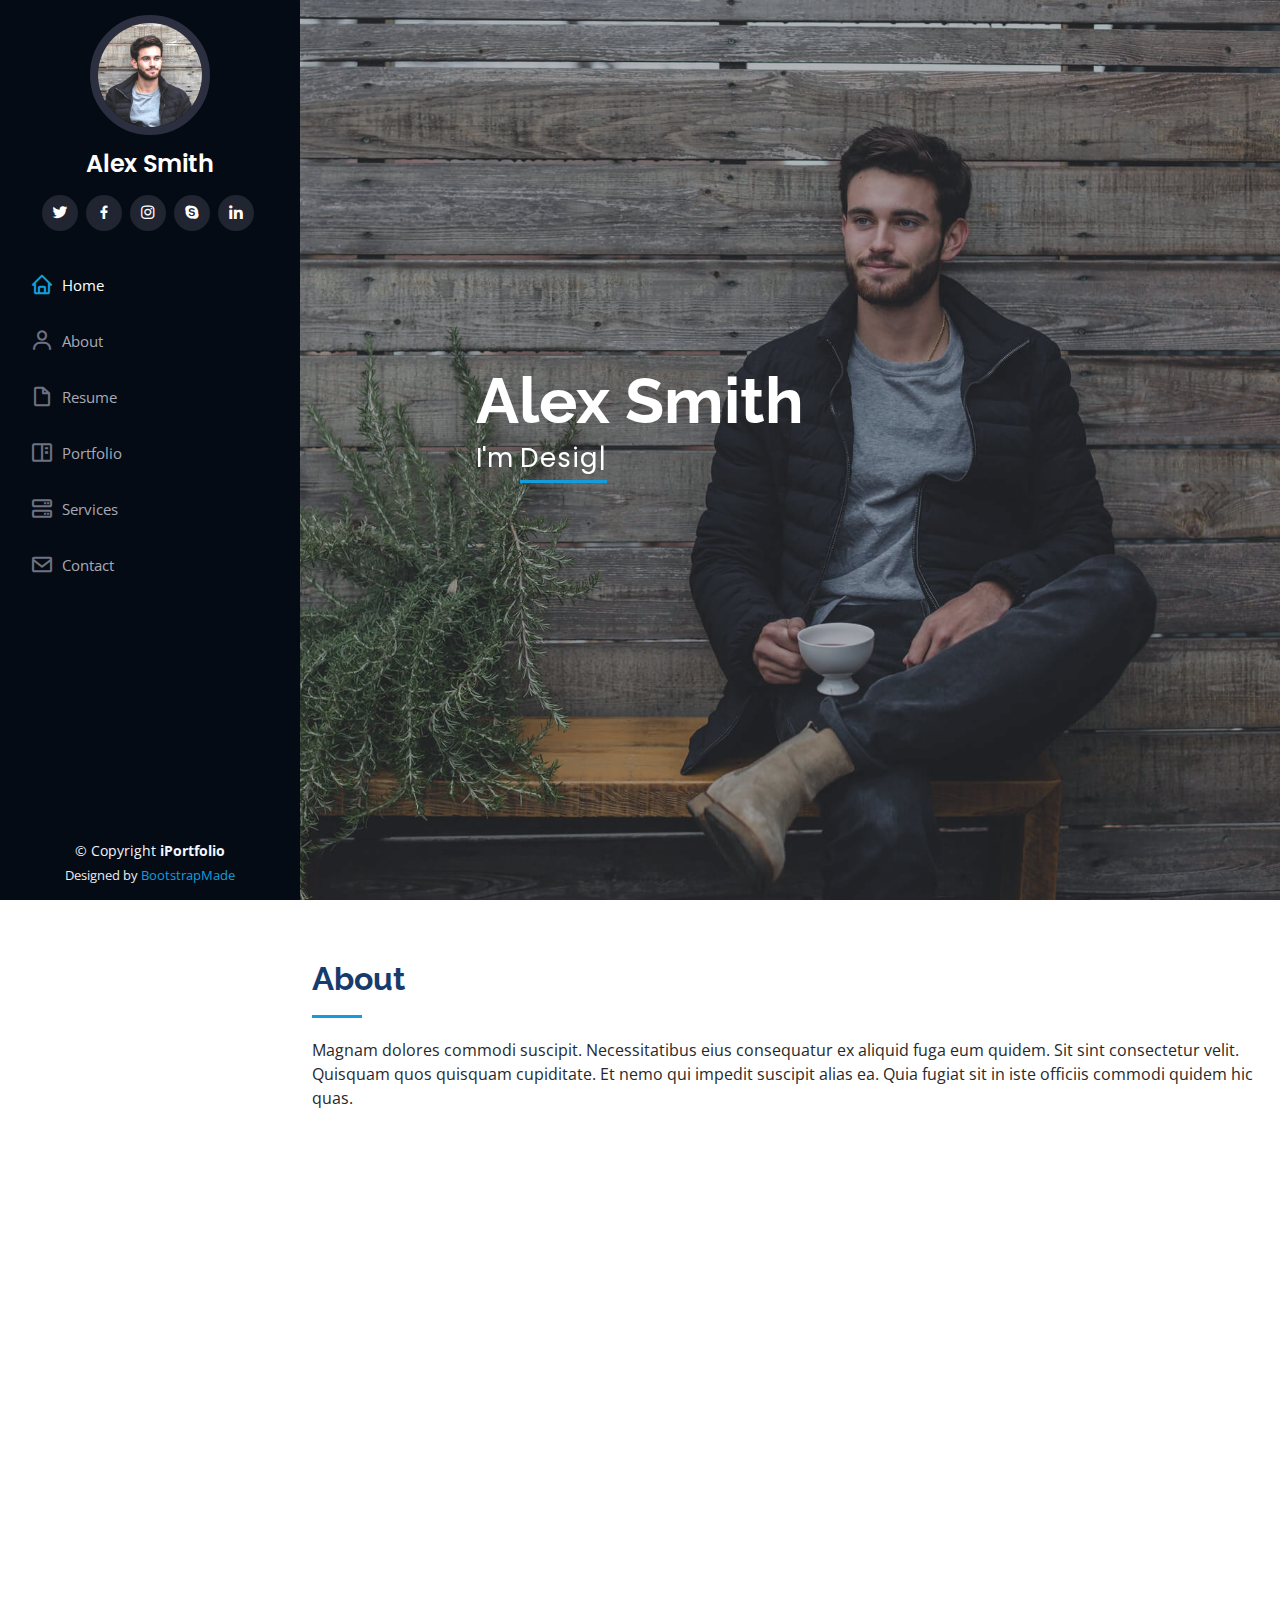
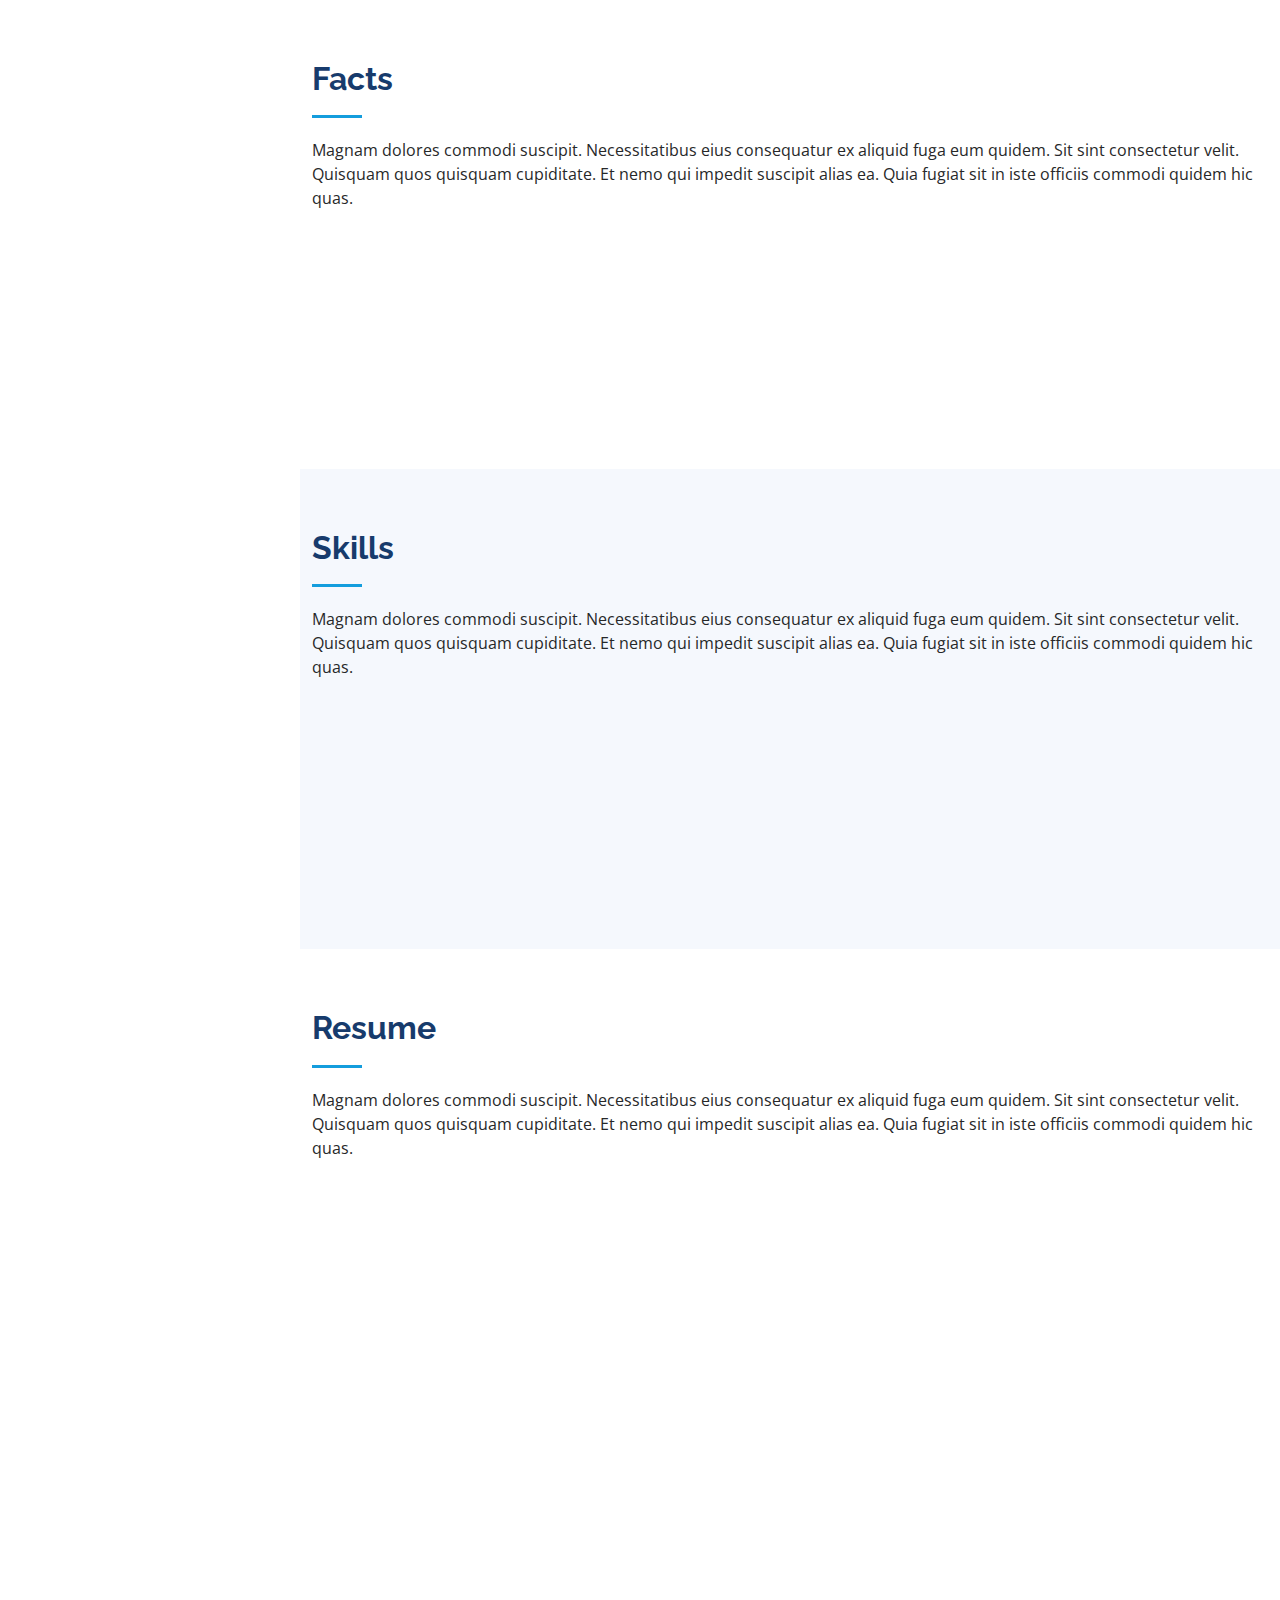
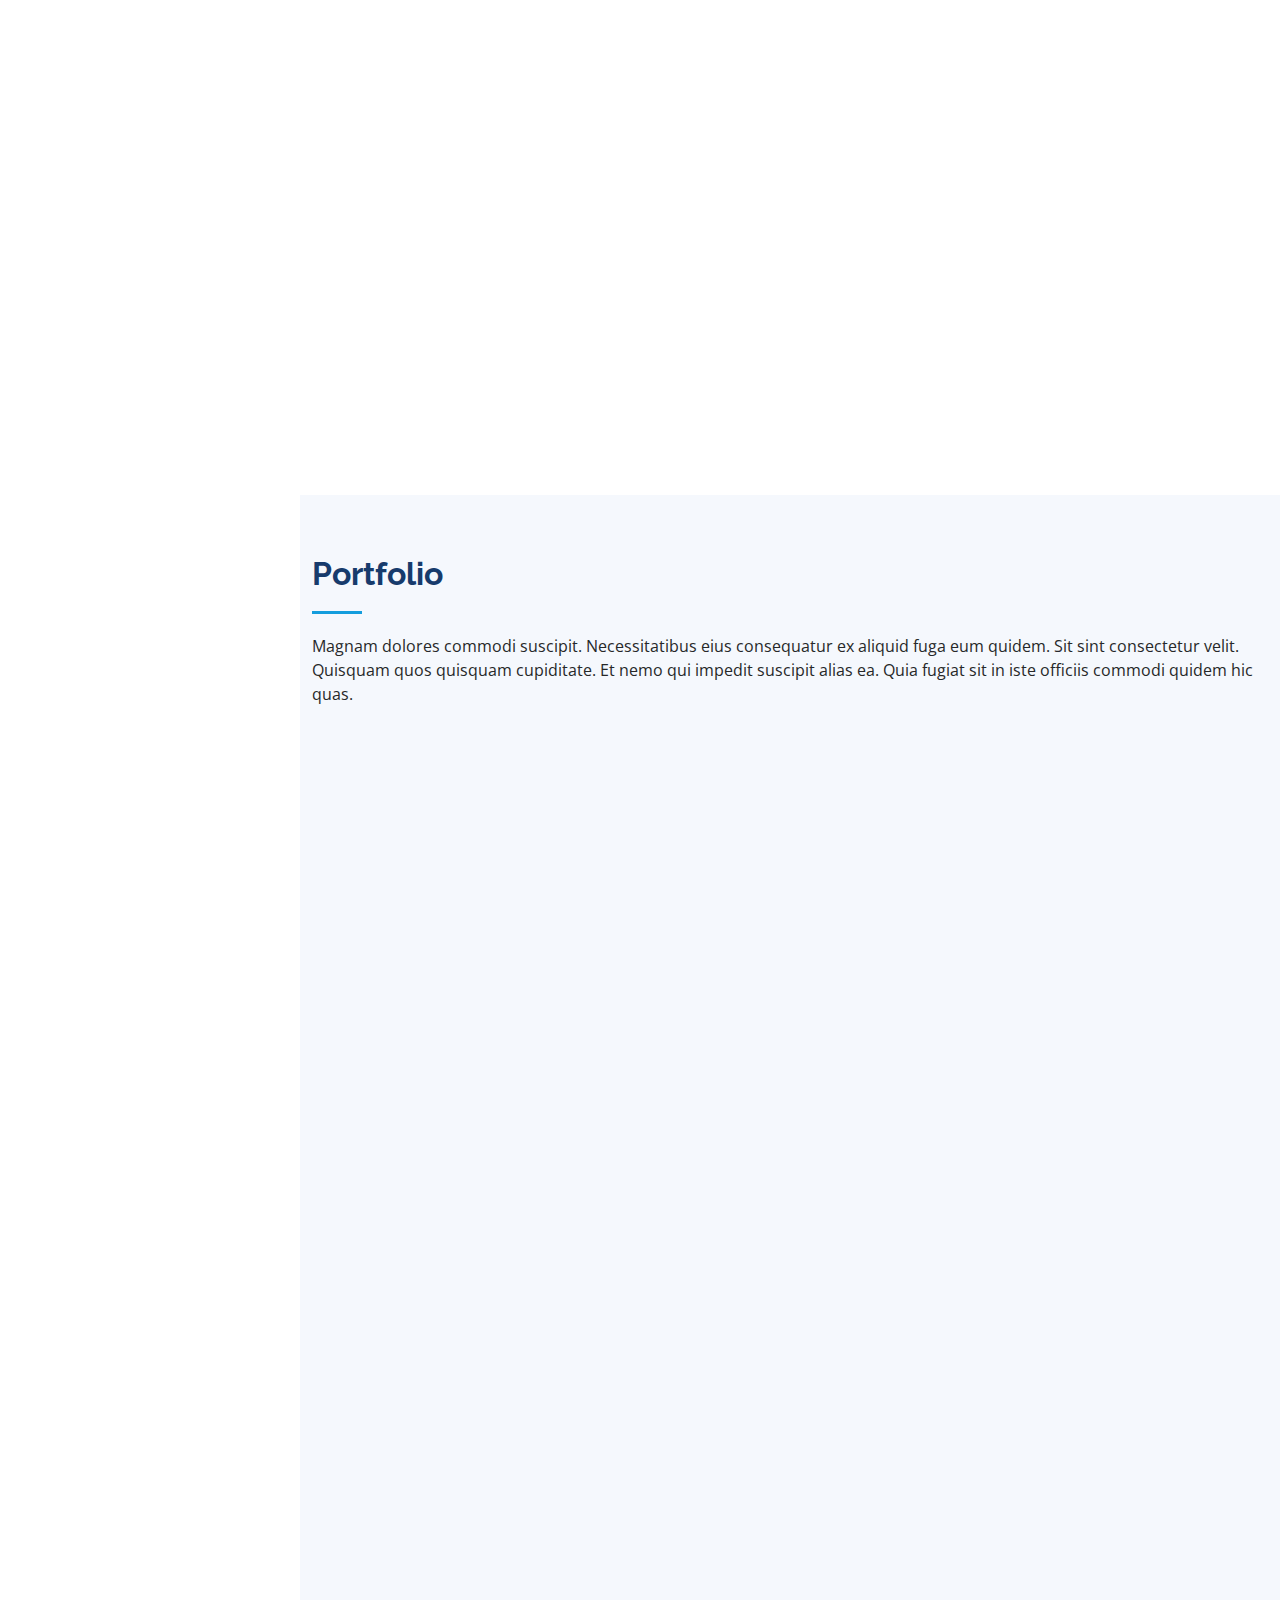
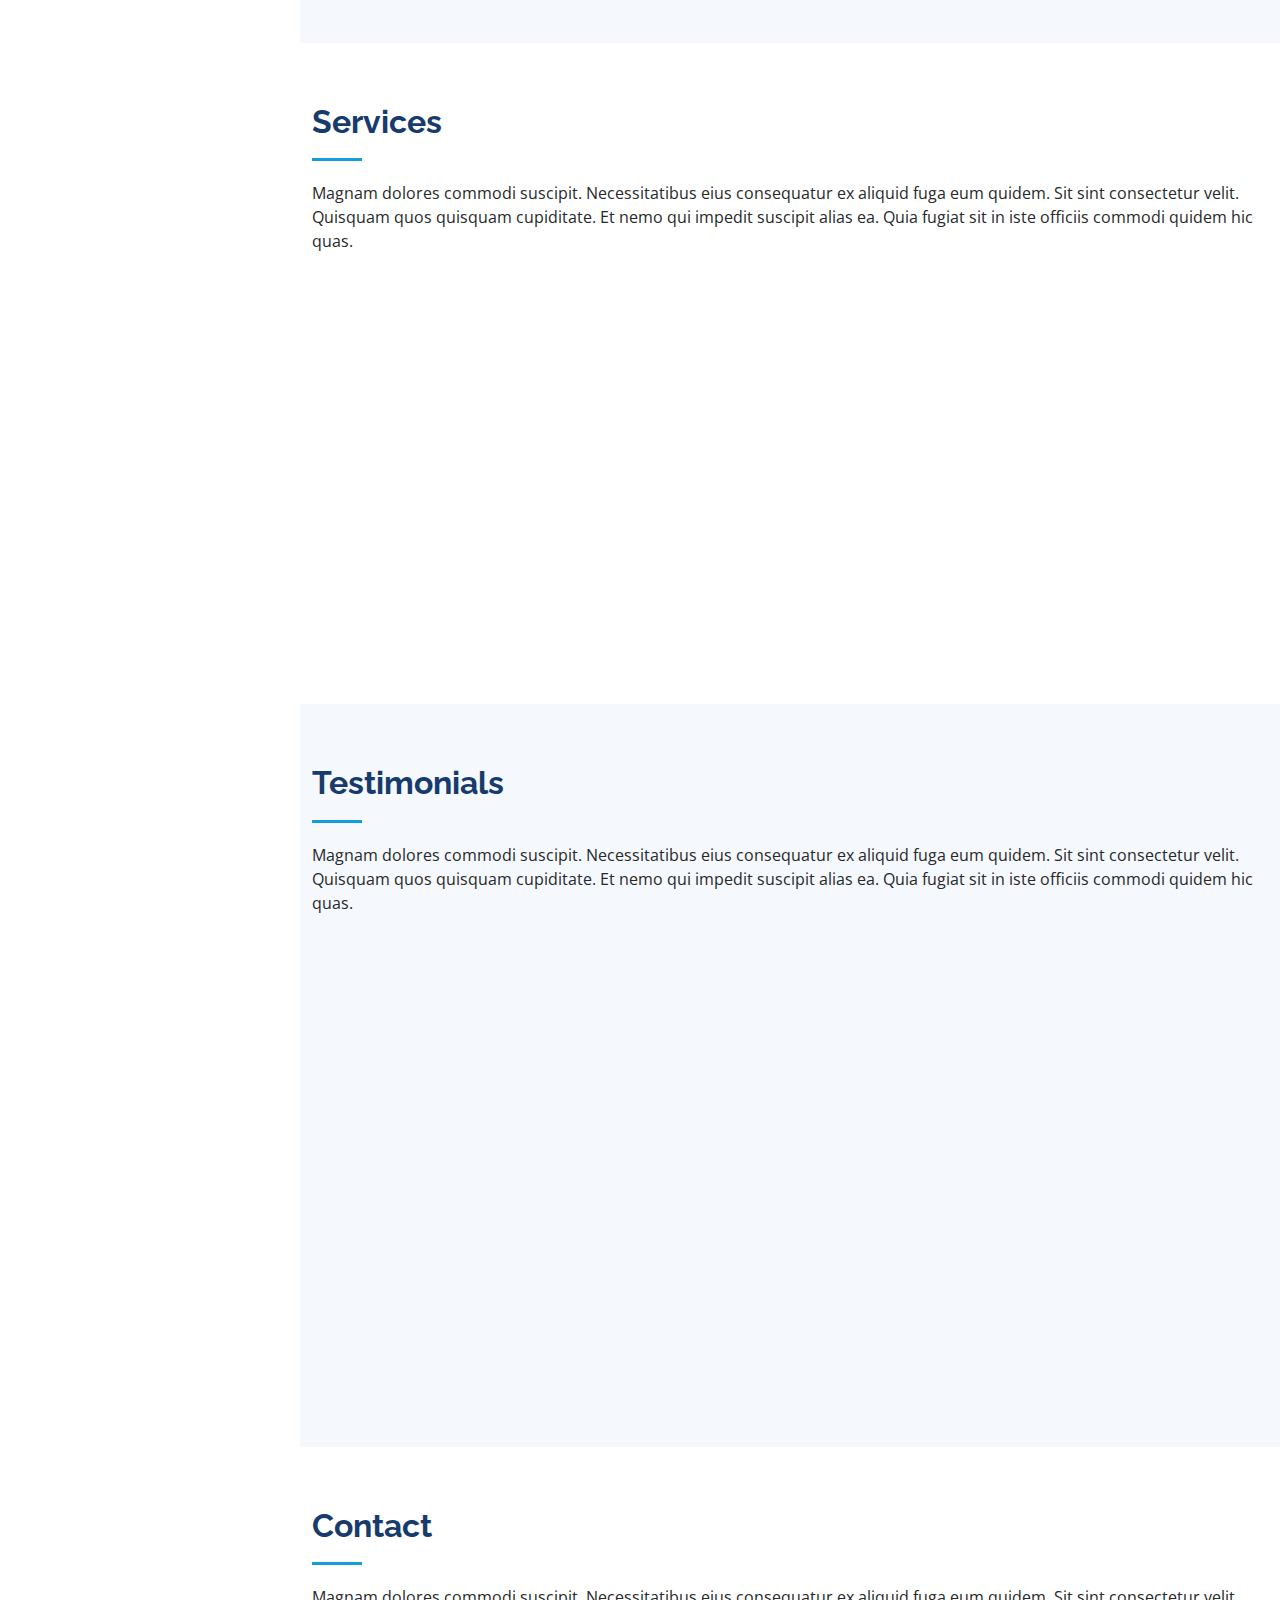
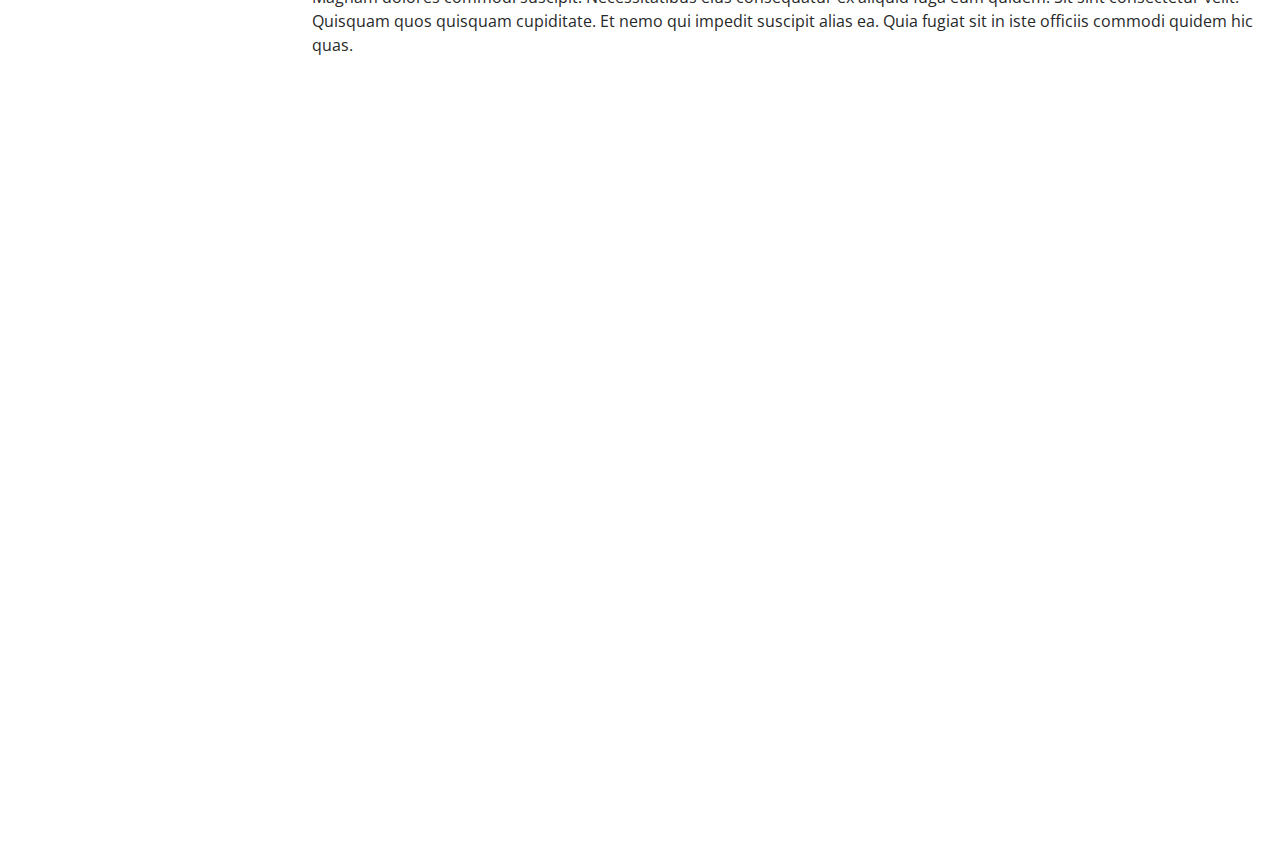
<file: Backup/index.html>
<!DOCTYPE html>
<html lang="en">

<head>
  <meta charset="utf-8">
  <meta content="width=device-width, initial-scale=1.0" name="viewport">

  <title>iPortfolio Bootstrap Template - Index</title>
  <meta content="" name="description">
  <meta content="" name="keywords">

  <!-- Favicons -->
  <link href="assets/img/favicon.png" rel="icon">
  <link href="assets/img/apple-touch-icon.png" rel="apple-touch-icon">

  <!-- Google Fonts -->
  <link href="https://fonts.googleapis.com/css?family=Open+Sans:300,300i,400,400i,600,600i,700,700i|Raleway:300,300i,400,400i,500,500i,600,600i,700,700i|Poppins:300,300i,400,400i,500,500i,600,600i,700,700i" rel="stylesheet">

  <!-- Vendor CSS Files -->
  <link href="assets/vendor/aos/aos.css" rel="stylesheet">
  <link href="assets/vendor/bootstrap/css/bootstrap.min.css" rel="stylesheet">
  <link href="assets/vendor/bootstrap-icons/bootstrap-icons.css" rel="stylesheet">
  <link href="assets/vendor/boxicons/css/boxicons.min.css" rel="stylesheet">
  <link href="assets/vendor/glightbox/css/glightbox.min.css" rel="stylesheet">
  <link href="assets/vendor/swiper/swiper-bundle.min.css" rel="stylesheet">

  <!-- Template Main CSS File -->
  <link href="assets/css/style.css" rel="stylesheet">

  <!-- =======================================================
  * Template Name: iPortfolio - v3.5.0
  * Template URL: https://bootstrapmade.com/iportfolio-bootstrap-portfolio-websites-template/
  * Author: BootstrapMade.com
  * License: https://bootstrapmade.com/license/
  ======================================================== -->
</head>

<body>

  <!-- ======= Mobile nav toggle button ======= -->
  <i class="bi bi-list mobile-nav-toggle d-xl-none"></i>

  <!-- ======= Header ======= -->
  <header id="header">
    <div class="d-flex flex-column">

      <div class="profile">
        <img src="assets/img/profile-img.jpg" alt="" class="img-fluid rounded-circle">
        <h1 class="text-light"><a href="index.html">Alex Smith</a></h1>
        <div class="social-links mt-3 text-center">
          <a href="#" class="twitter"><i class="bx bxl-twitter"></i></a>
          <a href="#" class="facebook"><i class="bx bxl-facebook"></i></a>
          <a href="#" class="instagram"><i class="bx bxl-instagram"></i></a>
          <a href="#" class="google-plus"><i class="bx bxl-skype"></i></a>
          <a href="#" class="linkedin"><i class="bx bxl-linkedin"></i></a>
        </div>
      </div>

      <nav id="navbar" class="nav-menu navbar">
        <ul>
          <li><a href="#hero" class="nav-link scrollto active"><i class="bx bx-home"></i> <span>Home</span></a></li>
          <li><a href="#about" class="nav-link scrollto"><i class="bx bx-user"></i> <span>About</span></a></li>
          <li><a href="#resume" class="nav-link scrollto"><i class="bx bx-file-blank"></i> <span>Resume</span></a></li>
          <li><a href="#portfolio" class="nav-link scrollto"><i class="bx bx-book-content"></i> <span>Portfolio</span></a></li>
          <li><a href="#services" class="nav-link scrollto"><i class="bx bx-server"></i> <span>Services</span></a></li>
          <li><a href="#contact" class="nav-link scrollto"><i class="bx bx-envelope"></i> <span>Contact</span></a></li>
        </ul>
      </nav><!-- .nav-menu -->
    </div>
  </header><!-- End Header -->

  <!-- ======= Hero Section ======= -->
  <section id="hero" class="d-flex flex-column justify-content-center align-items-center">
    <div class="hero-container" data-aos="fade-in">
      <h1>Alex Smith</h1>
      <p>I'm <span class="typed" data-typed-items="Designer, Developer, Freelancer, Photographer"></span></p>
    </div>
  </section><!-- End Hero -->

  <main id="main">

    <!-- ======= About Section ======= -->
    <section id="about" class="about">
      <div class="container">

        <div class="section-title">
          <h2>About</h2>
          <p>Magnam dolores commodi suscipit. Necessitatibus eius consequatur ex aliquid fuga eum quidem. Sit sint consectetur velit. Quisquam quos quisquam cupiditate. Et nemo qui impedit suscipit alias ea. Quia fugiat sit in iste officiis commodi quidem hic quas.</p>
        </div>

        <div class="row">
          <div class="col-lg-4" data-aos="fade-right">
            <img src="assets/img/profile-img.jpg" class="img-fluid" alt="">
          </div>
          <div class="col-lg-8 pt-4 pt-lg-0 content" data-aos="fade-left">
            <h3>UI/UX Designer &amp; Web Developer.</h3>
            <p class="fst-italic">
              Lorem ipsum dolor sit amet, consectetur adipiscing elit, sed do eiusmod tempor incididunt ut labore et dolore
              magna aliqua.
            </p>
            <div class="row">
              <div class="col-lg-6">
                <ul>
                  <li><i class="bi bi-chevron-right"></i> <strong>Birthday:</strong> <span>1 May 1995</span></li>
                  <li><i class="bi bi-chevron-right"></i> <strong>Website:</strong> <span>www.example.com</span></li>
                  <li><i class="bi bi-chevron-right"></i> <strong>Phone:</strong> <span>+123 456 7890</span></li>
                  <li><i class="bi bi-chevron-right"></i> <strong>City:</strong> <span>New York, USA</span></li>
                </ul>
              </div>
              <div class="col-lg-6">
                <ul>
                  <li><i class="bi bi-chevron-right"></i> <strong>Age:</strong> <span>30</span></li>
                  <li><i class="bi bi-chevron-right"></i> <strong>Degree:</strong> <span>Master</span></li>
                  <li><i class="bi bi-chevron-right"></i> <strong>PhEmailone:</strong> <span>email@example.com</span></li>
                  <li><i class="bi bi-chevron-right"></i> <strong>Freelance:</strong> <span>Available</span></li>
                </ul>
              </div>
            </div>
            <p>
              Officiis eligendi itaque labore et dolorum mollitia officiis optio vero. Quisquam sunt adipisci omnis et ut. Nulla accusantium dolor incidunt officia tempore. Et eius omnis.
              Cupiditate ut dicta maxime officiis quidem quia. Sed et consectetur qui quia repellendus itaque neque. Aliquid amet quidem ut quaerat cupiditate. Ab et eum qui repellendus omnis culpa magni laudantium dolores.
            </p>
          </div>
        </div>

      </div>
    </section><!-- End About Section -->

    <!-- ======= Facts Section ======= -->
    <section id="facts" class="facts">
      <div class="container">

        <div class="section-title">
          <h2>Facts</h2>
          <p>Magnam dolores commodi suscipit. Necessitatibus eius consequatur ex aliquid fuga eum quidem. Sit sint consectetur velit. Quisquam quos quisquam cupiditate. Et nemo qui impedit suscipit alias ea. Quia fugiat sit in iste officiis commodi quidem hic quas.</p>
        </div>

        <div class="row no-gutters">

          <div class="col-lg-3 col-md-6 d-md-flex align-items-md-stretch" data-aos="fade-up">
            <div class="count-box">
              <i class="bi bi-emoji-smile"></i>
              <span data-purecounter-start="0" data-purecounter-end="232" data-purecounter-duration="1" class="purecounter"></span>
              <p><strong>Happy Clients</strong> consequuntur quae</p>
            </div>
          </div>

          <div class="col-lg-3 col-md-6 d-md-flex align-items-md-stretch" data-aos="fade-up" data-aos-delay="100">
            <div class="count-box">
              <i class="bi bi-journal-richtext"></i>
              <span data-purecounter-start="0" data-purecounter-end="521" data-purecounter-duration="1" class="purecounter"></span>
              <p><strong>Projects</strong> adipisci atque cum quia aut</p>
            </div>
          </div>

          <div class="col-lg-3 col-md-6 d-md-flex align-items-md-stretch" data-aos="fade-up" data-aos-delay="200">
            <div class="count-box">
              <i class="bi bi-headset"></i>
              <span data-purecounter-start="0" data-purecounter-end="1453" data-purecounter-duration="1" class="purecounter"></span>
              <p><strong>Hours Of Support</strong> aut commodi quaerat</p>
            </div>
          </div>

          <div class="col-lg-3 col-md-6 d-md-flex align-items-md-stretch" data-aos="fade-up" data-aos-delay="300">
            <div class="count-box">
              <i class="bi bi-people"></i>
              <span data-purecounter-start="0" data-purecounter-end="32" data-purecounter-duration="1" class="purecounter"></span>
              <p><strong>Hard Workers</strong> rerum asperiores dolor</p>
            </div>
          </div>

        </div>

      </div>
    </section><!-- End Facts Section -->

    <!-- ======= Skills Section ======= -->
    <section id="skills" class="skills section-bg">
      <div class="container">

        <div class="section-title">
          <h2>Skills</h2>
          <p>Magnam dolores commodi suscipit. Necessitatibus eius consequatur ex aliquid fuga eum quidem. Sit sint consectetur velit. Quisquam quos quisquam cupiditate. Et nemo qui impedit suscipit alias ea. Quia fugiat sit in iste officiis commodi quidem hic quas.</p>
        </div>

        <div class="row skills-content">

          <div class="col-lg-6" data-aos="fade-up">

            <div class="progress">
              <span class="skill">HTML <i class="val">100%</i></span>
              <div class="progress-bar-wrap">
                <div class="progress-bar" role="progressbar" aria-valuenow="100" aria-valuemin="0" aria-valuemax="100"></div>
              </div>
            </div>

            <div class="progress">
              <span class="skill">CSS <i class="val">90%</i></span>
              <div class="progress-bar-wrap">
                <div class="progress-bar" role="progressbar" aria-valuenow="90" aria-valuemin="0" aria-valuemax="100"></div>
              </div>
            </div>

            <div class="progress">
              <span class="skill">JavaScript <i class="val">75%</i></span>
              <div class="progress-bar-wrap">
                <div class="progress-bar" role="progressbar" aria-valuenow="75" aria-valuemin="0" aria-valuemax="100"></div>
              </div>
            </div>

          </div>

          <div class="col-lg-6" data-aos="fade-up" data-aos-delay="100">

            <div class="progress">
              <span class="skill">PHP <i class="val">80%</i></span>
              <div class="progress-bar-wrap">
                <div class="progress-bar" role="progressbar" aria-valuenow="80" aria-valuemin="0" aria-valuemax="100"></div>
              </div>
            </div>

            <div class="progress">
              <span class="skill">WordPress/CMS <i class="val">90%</i></span>
              <div class="progress-bar-wrap">
                <div class="progress-bar" role="progressbar" aria-valuenow="90" aria-valuemin="0" aria-valuemax="100"></div>
              </div>
            </div>

            <div class="progress">
              <span class="skill">Photoshop <i class="val">55%</i></span>
              <div class="progress-bar-wrap">
                <div class="progress-bar" role="progressbar" aria-valuenow="55" aria-valuemin="0" aria-valuemax="100"></div>
              </div>
            </div>

          </div>

        </div>

      </div>
    </section><!-- End Skills Section -->

    <!-- ======= Resume Section ======= -->
    <section id="resume" class="resume">
      <div class="container">

        <div class="section-title">
          <h2>Resume</h2>
          <p>Magnam dolores commodi suscipit. Necessitatibus eius consequatur ex aliquid fuga eum quidem. Sit sint consectetur velit. Quisquam quos quisquam cupiditate. Et nemo qui impedit suscipit alias ea. Quia fugiat sit in iste officiis commodi quidem hic quas.</p>
        </div>

        <div class="row">
          <div class="col-lg-6" data-aos="fade-up">
            <h3 class="resume-title">Sumary</h3>
            <div class="resume-item pb-0">
              <h4>Alex Smith</h4>
              <p><em>Innovative and deadline-driven Graphic Designer with 3+ years of experience designing and developing user-centered digital/print marketing material from initial concept to final, polished deliverable.</em></p>
              <ul>
                <li>Portland par 127,Orlando, FL</li>
                <li>(123) 456-7891</li>
                <li>alice.barkley@example.com</li>
              </ul>
            </div>

            <h3 class="resume-title">Education</h3>
            <div class="resume-item">
              <h4>Master of Fine Arts &amp; Graphic Design</h4>
              <h5>2015 - 2016</h5>
              <p><em>Rochester Institute of Technology, Rochester, NY</em></p>
              <p>Qui deserunt veniam. Et sed aliquam labore tempore sed quisquam iusto autem sit. Ea vero voluptatum qui ut dignissimos deleniti nerada porti sand markend</p>
            </div>
            <div class="resume-item">
              <h4>Bachelor of Fine Arts &amp; Graphic Design</h4>
              <h5>2010 - 2014</h5>
              <p><em>Rochester Institute of Technology, Rochester, NY</em></p>
              <p>Quia nobis sequi est occaecati aut. Repudiandae et iusto quae reiciendis et quis Eius vel ratione eius unde vitae rerum voluptates asperiores voluptatem Earum molestiae consequatur neque etlon sader mart dila</p>
            </div>
          </div>
          <div class="col-lg-6" data-aos="fade-up" data-aos-delay="100">
            <h3 class="resume-title">Professional Experience</h3>
            <div class="resume-item">
              <h4>Senior graphic design specialist</h4>
              <h5>2019 - Present</h5>
              <p><em>Experion, New York, NY </em></p>
              <ul>
                <li>Lead in the design, development, and implementation of the graphic, layout, and production communication materials</li>
                <li>Delegate tasks to the 7 members of the design team and provide counsel on all aspects of the project. </li>
                <li>Supervise the assessment of all graphic materials in order to ensure quality and accuracy of the design</li>
                <li>Oversee the efficient use of production project budgets ranging from $2,000 - $25,000</li>
              </ul>
            </div>
            <div class="resume-item">
              <h4>Graphic design specialist</h4>
              <h5>2017 - 2018</h5>
              <p><em>Stepping Stone Advertising, New York, NY</em></p>
              <ul>
                <li>Developed numerous marketing programs (logos, brochures,infographics, presentations, and advertisements).</li>
                <li>Managed up to 5 projects or tasks at a given time while under pressure</li>
                <li>Recommended and consulted with clients on the most appropriate graphic design</li>
                <li>Created 4+ design presentations and proposals a month for clients and account managers</li>
              </ul>
            </div>
          </div>
        </div>

      </div>
    </section><!-- End Resume Section -->

    <!-- ======= Portfolio Section ======= -->
    <section id="portfolio" class="portfolio section-bg">
      <div class="container">

        <div class="section-title">
          <h2>Portfolio</h2>
          <p>Magnam dolores commodi suscipit. Necessitatibus eius consequatur ex aliquid fuga eum quidem. Sit sint consectetur velit. Quisquam quos quisquam cupiditate. Et nemo qui impedit suscipit alias ea. Quia fugiat sit in iste officiis commodi quidem hic quas.</p>
        </div>

        <div class="row" data-aos="fade-up">
          <div class="col-lg-12 d-flex justify-content-center">
            <ul id="portfolio-flters">
              <li data-filter="*" class="filter-active">All</li>
              <li data-filter=".filter-app">App</li>
              <li data-filter=".filter-card">Card</li>
              <li data-filter=".filter-web">Web</li>
            </ul>
          </div>
        </div>

        <div class="row portfolio-container" data-aos="fade-up" data-aos-delay="100">

          <div class="col-lg-4 col-md-6 portfolio-item filter-app">
            <div class="portfolio-wrap">
              <img src="assets/img/portfolio/portfolio-1.jpg" class="img-fluid" alt="">
              <div class="portfolio-links">
                <a href="assets/img/portfolio/portfolio-1.jpg" data-gallery="portfolioGallery" class="portfolio-lightbox" title="App 1"><i class="bx bx-plus"></i></a>
                <a href="portfolio-details.html" title="More Details"><i class="bx bx-link"></i></a>
              </div>
            </div>
          </div>

          <div class="col-lg-4 col-md-6 portfolio-item filter-web">
            <div class="portfolio-wrap">
              <img src="assets/img/portfolio/portfolio-2.jpg" class="img-fluid" alt="">
              <div class="portfolio-links">
                <a href="assets/img/portfolio/portfolio-2.jpg" data-gallery="portfolioGallery" class="portfolio-lightbox" title="Web 3"><i class="bx bx-plus"></i></a>
                <a href="portfolio-details.html" title="More Details"><i class="bx bx-link"></i></a>
              </div>
            </div>
          </div>

          <div class="col-lg-4 col-md-6 portfolio-item filter-app">
            <div class="portfolio-wrap">
              <img src="assets/img/portfolio/portfolio-3.jpg" class="img-fluid" alt="">
              <div class="portfolio-links">
                <a href="assets/img/portfolio/portfolio-3.jpg" data-gallery="portfolioGallery" class="portfolio-lightbox" title="App 2"><i class="bx bx-plus"></i></a>
                <a href="portfolio-details.html" title="More Details"><i class="bx bx-link"></i></a>
              </div>
            </div>
          </div>

          <div class="col-lg-4 col-md-6 portfolio-item filter-card">
            <div class="portfolio-wrap">
              <img src="assets/img/portfolio/portfolio-4.jpg" class="img-fluid" alt="">
              <div class="portfolio-links">
                <a href="assets/img/portfolio/portfolio-4.jpg" data-gallery="portfolioGallery" class="portfolio-lightbox" title="Card 2"><i class="bx bx-plus"></i></a>
                <a href="portfolio-details.html" title="More Details"><i class="bx bx-link"></i></a>
              </div>
            </div>
          </div>

          <div class="col-lg-4 col-md-6 portfolio-item filter-web">
            <div class="portfolio-wrap">
              <img src="assets/img/portfolio/portfolio-5.jpg" class="img-fluid" alt="">
              <div class="portfolio-links">
                <a href="assets/img/portfolio/portfolio-5.jpg" data-gallery="portfolioGallery" class="portfolio-lightbox" title="Web 2"><i class="bx bx-plus"></i></a>
                <a href="portfolio-details.html" title="More Details"><i class="bx bx-link"></i></a>
              </div>
            </div>
          </div>

          <div class="col-lg-4 col-md-6 portfolio-item filter-app">
            <div class="portfolio-wrap">
              <img src="assets/img/portfolio/portfolio-6.jpg" class="img-fluid" alt="">
              <div class="portfolio-links">
                <a href="assets/img/portfolio/portfolio-6.jpg" data-gallery="portfolioGallery" class="portfolio-lightbox" title="App 3"><i class="bx bx-plus"></i></a>
                <a href="portfolio-details.html" title="More Details"><i class="bx bx-link"></i></a>
              </div>
            </div>
          </div>

          <div class="col-lg-4 col-md-6 portfolio-item filter-card">
            <div class="portfolio-wrap">
              <img src="assets/img/portfolio/portfolio-7.jpg" class="img-fluid" alt="">
              <div class="portfolio-links">
                <a href="assets/img/portfolio/portfolio-7.jpg" data-gallery="portfolioGallery" class="portfolio-lightbox" title="Card 1"><i class="bx bx-plus"></i></a>
                <a href="portfolio-details.html" title="More Details"><i class="bx bx-link"></i></a>
              </div>
            </div>
          </div>

          <div class="col-lg-4 col-md-6 portfolio-item filter-card">
            <div class="portfolio-wrap">
              <img src="assets/img/portfolio/portfolio-8.jpg" class="img-fluid" alt="">
              <div class="portfolio-links">
                <a href="assets/img/portfolio/portfolio-8.jpg" data-gallery="portfolioGallery" class="portfolio-lightbox" title="Card 3"><i class="bx bx-plus"></i></a>
                <a href="portfolio-details.html" title="More Details"><i class="bx bx-link"></i></a>
              </div>
            </div>
          </div>

          <div class="col-lg-4 col-md-6 portfolio-item filter-web">
            <div class="portfolio-wrap">
              <img src="assets/img/portfolio/portfolio-9.jpg" class="img-fluid" alt="">
              <div class="portfolio-links">
                <a href="assets/img/portfolio/portfolio-9.jpg" data-gallery="portfolioGallery" class="portfolio-lightbox" title="Web 3"><i class="bx bx-plus"></i></a>
                <a href="portfolio-details.html" title="More Details"><i class="bx bx-link"></i></a>
              </div>
            </div>
          </div>

        </div>

      </div>
    </section><!-- End Portfolio Section -->

    <!-- ======= Services Section ======= -->
    <section id="services" class="services">
      <div class="container">

        <div class="section-title">
          <h2>Services</h2>
          <p>Magnam dolores commodi suscipit. Necessitatibus eius consequatur ex aliquid fuga eum quidem. Sit sint consectetur velit. Quisquam quos quisquam cupiditate. Et nemo qui impedit suscipit alias ea. Quia fugiat sit in iste officiis commodi quidem hic quas.</p>
        </div>

        <div class="row">
          <div class="col-lg-4 col-md-6 icon-box" data-aos="fade-up">
            <div class="icon"><i class="bi bi-briefcase"></i></div>
            <h4 class="title"><a href="">Lorem Ipsum</a></h4>
            <p class="description">Voluptatum deleniti atque corrupti quos dolores et quas molestias excepturi sint occaecati cupiditate non provident</p>
          </div>
          <div class="col-lg-4 col-md-6 icon-box" data-aos="fade-up" data-aos-delay="100">
            <div class="icon"><i class="bi bi-card-checklist"></i></div>
            <h4 class="title"><a href="">Dolor Sitema</a></h4>
            <p class="description">Minim veniam, quis nostrud exercitation ullamco laboris nisi ut aliquip ex ea commodo consequat tarad limino ata</p>
          </div>
          <div class="col-lg-4 col-md-6 icon-box" data-aos="fade-up" data-aos-delay="200">
            <div class="icon"><i class="bi bi-bar-chart"></i></div>
            <h4 class="title"><a href="">Sed ut perspiciatis</a></h4>
            <p class="description">Duis aute irure dolor in reprehenderit in voluptate velit esse cillum dolore eu fugiat nulla pariatur</p>
          </div>
          <div class="col-lg-4 col-md-6 icon-box" data-aos="fade-up" data-aos-delay="300">
            <div class="icon"><i class="bi bi-binoculars"></i></div>
            <h4 class="title"><a href="">Magni Dolores</a></h4>
            <p class="description">Excepteur sint occaecat cupidatat non proident, sunt in culpa qui officia deserunt mollit anim id est laborum</p>
          </div>
          <div class="col-lg-4 col-md-6 icon-box" data-aos="fade-up" data-aos-delay="400">
            <div class="icon"><i class="bi bi-brightness-high"></i></div>
            <h4 class="title"><a href="">Nemo Enim</a></h4>
            <p class="description">At vero eos et accusamus et iusto odio dignissimos ducimus qui blanditiis praesentium voluptatum deleniti atque</p>
          </div>
          <div class="col-lg-4 col-md-6 icon-box" data-aos="fade-up" data-aos-delay="500">
            <div class="icon"><i class="bi bi-calendar4-week"></i></div>
            <h4 class="title"><a href="">Eiusmod Tempor</a></h4>
            <p class="description">Et harum quidem rerum facilis est et expedita distinctio. Nam libero tempore, cum soluta nobis est eligendi</p>
          </div>
        </div>

      </div>
    </section><!-- End Services Section -->

    <!-- ======= Testimonials Section ======= -->
    <section id="testimonials" class="testimonials section-bg">
      <div class="container">

        <div class="section-title">
          <h2>Testimonials</h2>
          <p>Magnam dolores commodi suscipit. Necessitatibus eius consequatur ex aliquid fuga eum quidem. Sit sint consectetur velit. Quisquam quos quisquam cupiditate. Et nemo qui impedit suscipit alias ea. Quia fugiat sit in iste officiis commodi quidem hic quas.</p>
        </div>

        <div class="testimonials-slider swiper" data-aos="fade-up" data-aos-delay="100">
          <div class="swiper-wrapper">

            <div class="swiper-slide">
              <div class="testimonial-item" data-aos="fade-up">
                <p>
                  <i class="bx bxs-quote-alt-left quote-icon-left"></i>
                  Proin iaculis purus consequat sem cure digni ssim donec porttitora entum suscipit rhoncus. Accusantium quam, ultricies eget id, aliquam eget nibh et. Maecen aliquam, risus at semper.
                  <i class="bx bxs-quote-alt-right quote-icon-right"></i>
                </p>
                <img src="assets/img/testimonials/testimonials-1.jpg" class="testimonial-img" alt="">
                <h3>Saul Goodman</h3>
                <h4>Ceo &amp; Founder</h4>
              </div>
            </div><!-- End testimonial item -->

            <div class="swiper-slide">
              <div class="testimonial-item" data-aos="fade-up" data-aos-delay="100">
                <p>
                  <i class="bx bxs-quote-alt-left quote-icon-left"></i>
                  Export tempor illum tamen malis malis eram quae irure esse labore quem cillum quid cillum eram malis quorum velit fore eram velit sunt aliqua noster fugiat irure amet legam anim culpa.
                  <i class="bx bxs-quote-alt-right quote-icon-right"></i>
                </p>
                <img src="assets/img/testimonials/testimonials-2.jpg" class="testimonial-img" alt="">
                <h3>Sara Wilsson</h3>
                <h4>Designer</h4>
              </div>
            </div><!-- End testimonial item -->

            <div class="swiper-slide">
              <div class="testimonial-item" data-aos="fade-up" data-aos-delay="200">
                <p>
                  <i class="bx bxs-quote-alt-left quote-icon-left"></i>
                  Enim nisi quem export duis labore cillum quae magna enim sint quorum nulla quem veniam duis minim tempor labore quem eram duis noster aute amet eram fore quis sint minim.
                  <i class="bx bxs-quote-alt-right quote-icon-right"></i>
                </p>
                <img src="assets/img/testimonials/testimonials-3.jpg" class="testimonial-img" alt="">
                <h3>Jena Karlis</h3>
                <h4>Store Owner</h4>
              </div>
            </div><!-- End testimonial item -->

            <div class="swiper-slide">
              <div class="testimonial-item" data-aos="fade-up" data-aos-delay="300">
                <p>
                  <i class="bx bxs-quote-alt-left quote-icon-left"></i>
                  Fugiat enim eram quae cillum dolore dolor amet nulla culpa multos export minim fugiat minim velit minim dolor enim duis veniam ipsum anim magna sunt elit fore quem dolore labore illum veniam.
                  <i class="bx bxs-quote-alt-right quote-icon-right"></i>
                </p>
                <img src="assets/img/testimonials/testimonials-4.jpg" class="testimonial-img" alt="">
                <h3>Matt Brandon</h3>
                <h4>Freelancer</h4>
              </div>
            </div><!-- End testimonial item -->

            <div class="swiper-slide">
              <div class="testimonial-item" data-aos="fade-up" data-aos-delay="400">
                <p>
                  <i class="bx bxs-quote-alt-left quote-icon-left"></i>
                  Quis quorum aliqua sint quem legam fore sunt eram irure aliqua veniam tempor noster veniam enim culpa labore duis sunt culpa nulla illum cillum fugiat legam esse veniam culpa fore nisi cillum quid.
                  <i class="bx bxs-quote-alt-right quote-icon-right"></i>
                </p>
                <img src="assets/img/testimonials/testimonials-5.jpg" class="testimonial-img" alt="">
                <h3>John Larson</h3>
                <h4>Entrepreneur</h4>
              </div>
            </div><!-- End testimonial item -->

          </div>
          <div class="swiper-pagination"></div>
        </div>

      </div>
    </section><!-- End Testimonials Section -->

    <!-- ======= Contact Section ======= -->
    <section id="contact" class="contact">
      <div class="container">

        <div class="section-title">
          <h2>Contact</h2>
          <p>Magnam dolores commodi suscipit. Necessitatibus eius consequatur ex aliquid fuga eum quidem. Sit sint consectetur velit. Quisquam quos quisquam cupiditate. Et nemo qui impedit suscipit alias ea. Quia fugiat sit in iste officiis commodi quidem hic quas.</p>
        </div>

        <div class="row" data-aos="fade-in">

          <div class="col-lg-5 d-flex align-items-stretch">
            <div class="info">
              <div class="address">
                <i class="bi bi-geo-alt"></i>
                <h4>Location:</h4>
                <p>A108 Adam Street, New York, NY 535022</p>
              </div>

              <div class="email">
                <i class="bi bi-envelope"></i>
                <h4>Email:</h4>
                <p>info@example.com</p>
              </div>

              <div class="phone">
                <i class="bi bi-phone"></i>
                <h4>Call:</h4>
                <p>+1 5589 55488 55s</p>
              </div>

              <iframe src="https://www.google.com/maps/embed?pb=!1m14!1m8!1m3!1d12097.433213460943!2d-74.0062269!3d40.7101282!3m2!1i1024!2i768!4f13.1!3m3!1m2!1s0x0%3A0xb89d1fe6bc499443!2sDowntown+Conference+Center!5e0!3m2!1smk!2sbg!4v1539943755621" frameborder="0" style="border:0; width: 100%; height: 290px;" allowfullscreen></iframe>
            </div>

          </div>

          <div class="col-lg-7 mt-5 mt-lg-0 d-flex align-items-stretch">
            <form action="forms/contact.php" method="post" role="form" class="php-email-form">
              <div class="row">
                <div class="form-group col-md-6">
                  <label for="name">Your Name</label>
                  <input type="text" name="name" class="form-control" id="name" required>
                </div>
                <div class="form-group col-md-6">
                  <label for="name">Your Email</label>
                  <input type="email" class="form-control" name="email" id="email" required>
                </div>
              </div>
              <div class="form-group">
                <label for="name">Subject</label>
                <input type="text" class="form-control" name="subject" id="subject" required>
              </div>
              <div class="form-group">
                <label for="name">Message</label>
                <textarea class="form-control" name="message" rows="10" required></textarea>
              </div>
              <div class="my-3">
                <div class="loading">Loading</div>
                <div class="error-message"></div>
                <div class="sent-message">Your message has been sent. Thank you!</div>
              </div>
              <div class="text-center"><button type="submit">Send Message</button></div>
            </form>
          </div>

        </div>

      </div>
    </section><!-- End Contact Section -->

  </main><!-- End #main -->

  <!-- ======= Footer ======= -->
  <footer id="footer">
    <div class="container">
      <div class="copyright">
        &copy; Copyright <strong><span>iPortfolio</span></strong>
      </div>
      <div class="credits">
        <!-- All the links in the footer should remain intact. -->
        <!-- You can delete the links only if you purchased the pro version. -->
        <!-- Licensing information: https://bootstrapmade.com/license/ -->
        <!-- Purchase the pro version with working PHP/AJAX contact form: https://bootstrapmade.com/iportfolio-bootstrap-portfolio-websites-template/ -->
        Designed by <a href="https://bootstrapmade.com/">BootstrapMade</a>
      </div>
    </div>
  </footer><!-- End  Footer -->

  <a href="#" class="back-to-top d-flex align-items-center justify-content-center"><i class="bi bi-arrow-up-short"></i></a>

  <!-- Vendor JS Files -->
  <script src="assets/vendor/aos/aos.js"></script>
  <script src="assets/vendor/bootstrap/js/bootstrap.bundle.min.js"></script>
  <script src="assets/vendor/glightbox/js/glightbox.min.js"></script>
  <script src="assets/vendor/isotope-layout/isotope.pkgd.min.js"></script>
  <script src="assets/vendor/php-email-form/validate.js"></script>
  <script src="assets/vendor/purecounter/purecounter.js"></script>
  <script src="assets/vendor/swiper/swiper-bundle.min.js"></script>
  <script src="assets/vendor/typed.js/typed.min.js"></script>
  <script src="assets/vendor/waypoints/noframework.waypoints.js"></script>

  <!-- Template Main JS File -->
  <script src="assets/js/main.js"></script>

</body>

</html>
</file>
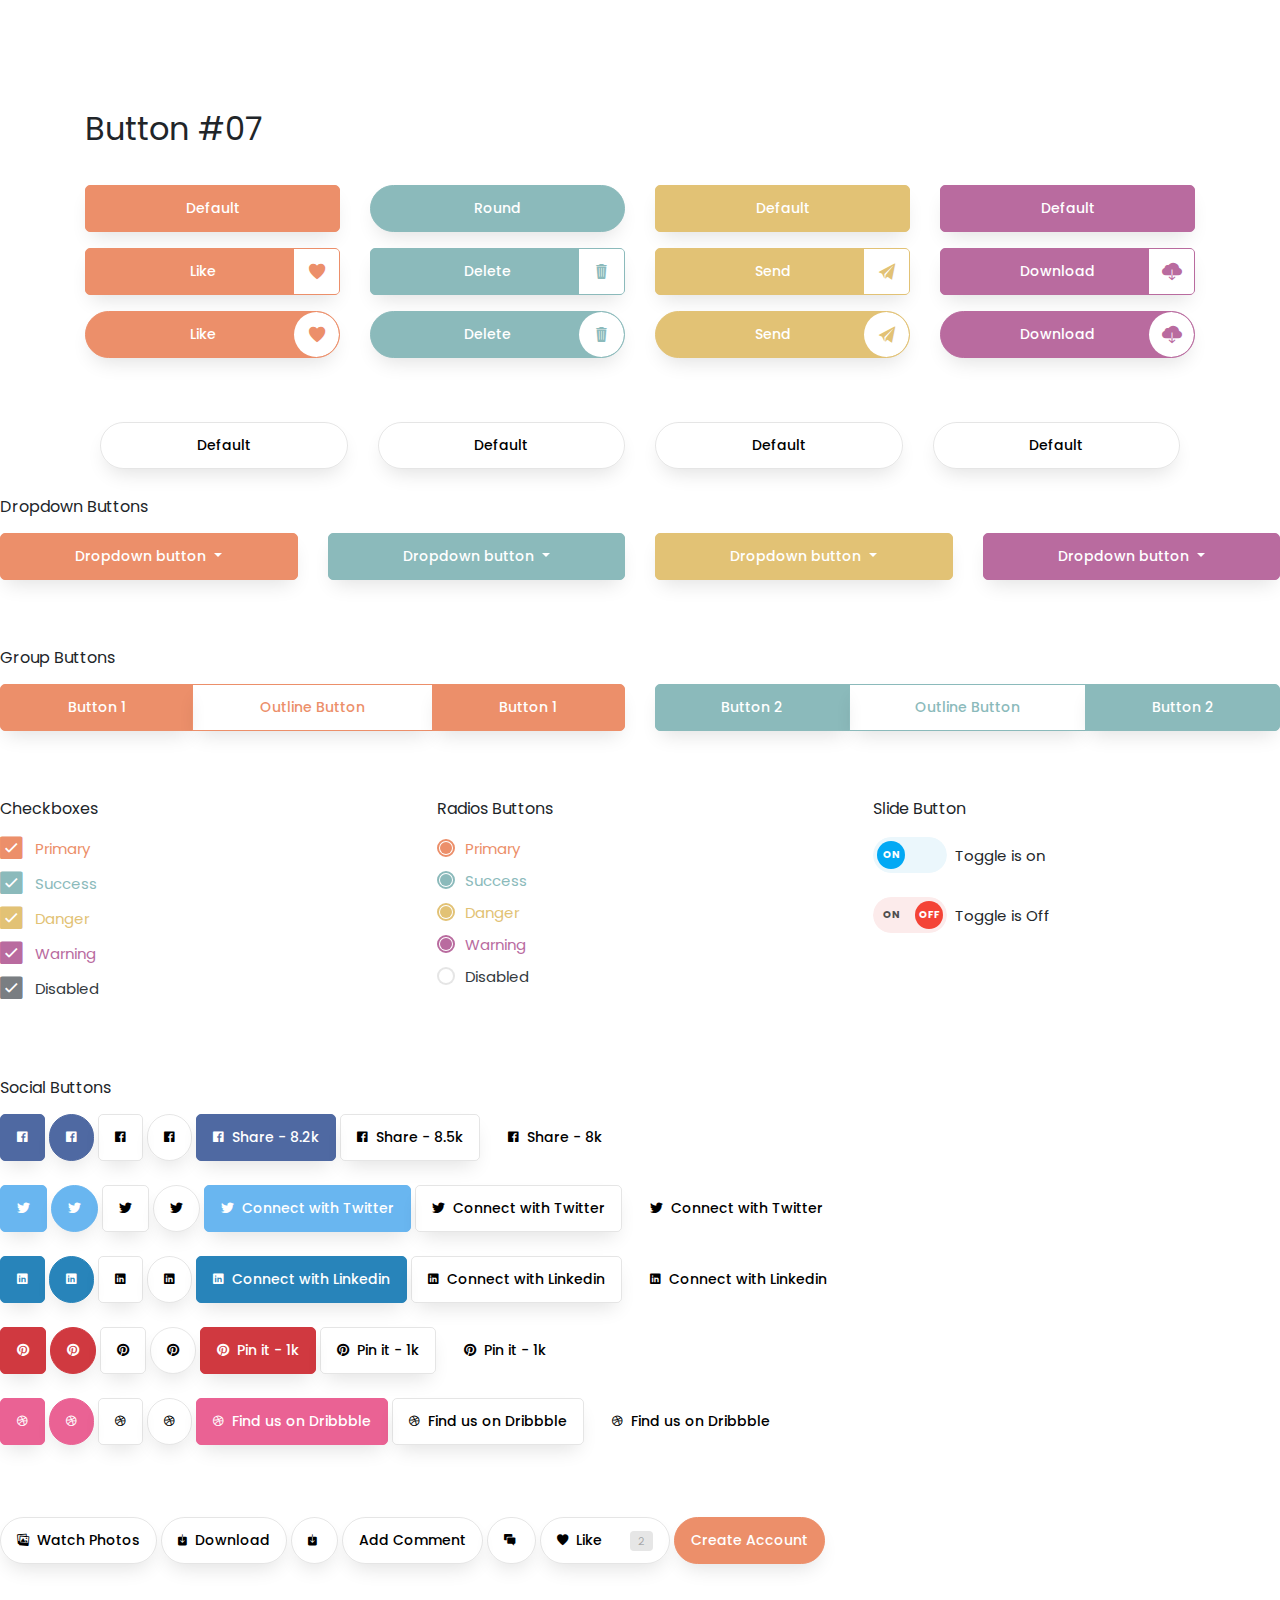
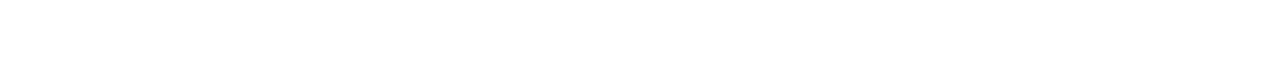
<file: assets/bootstrap-buttons-02/index.html>
<!doctype html>
<html lang="en">
  <head>
  	<title>Button 07</title>
    <meta charset="utf-8">
    <meta name="viewport" content="width=device-width, initial-scale=1, shrink-to-fit=no">

    <link href="https://fonts.googleapis.com/css?family=Poppins:300,400,500,600,700,800,900" rel="stylesheet">
	
		<link rel="stylesheet" href="css/ionicons.min.css">
		<link rel="stylesheet" href="css/style1.css">
  </head>
  <body>

		<section class="ftco-section" id="buttons">
			<div class="container">
				<div class="row mb-4">
					<div class="col-md-12">
						<h2 class="heading-section"> Button #07</h2>
					</div>
				</div>

				<div class="row mb-5">
					<div class="col-md-12 mb-3">
						<div class="row">
							<div class="col-md-3">
								<button type="button" class="btn mb-2 mb-md-0 btn-primary btn-block">Default
								</button>
							</div>
							<div class="col-md-3">
								<button type="button" class="btn mb-2 mb-md-0 btn-secondary btn-block btn-round">Round
								</button>
							</div>
							<div class="col-md-3">
								<button type="button" class="btn mb-2 mb-md-0 btn-tertiary btn-block">Default
								</button>
							</div>
							<div class="col-md-3">
								<button type="button" class="btn mb-2 mb-md-0 btn-quarternary btn-block">Default
								</button>
							</div>
						</div>
					</div>

					<div class="col-md-12 mb-3">
						<div class="row">
							<div class="col-md-3">
								<button type="button" class="btn mb-2 mb-md-0 btn-primary btn-block"><span>Like</span> 
									<div class="icon d-flex align-items-center justify-content-center">
										<i class="ion-ios-heart"></i>
									</div>
								</button>
							</div>
							<div class="col-md-3">
								<button type="button" class="btn mb-2 mb-md-0 btn-secondary btn-block"><span>Delete</span> 
									<div class="icon d-flex align-items-center justify-content-center">
										<i class="ion-ios-trash"></i>
									</div>
								</button>
							</div>
							<div class="col-md-3">
								<button type="button" class="btn mb-2 mb-md-0 btn-tertiary btn-block"><span>Send</span> 
									<div class="icon d-flex align-items-center justify-content-center">
										<i class="ion-ios-paper-plane"></i>
									</div>
								</button>
							</div>
							<div class="col-md-3">
								<button type="button" class="btn mb-2 mb-md-0 btn-quarternary btn-block"><span>Download</span> 
									<div class="icon d-flex align-items-center justify-content-center">
										<i class="ion-ios-cloud-download"></i>
									</div>
								</button>
							</div>
						</div>
					</div>
					<div class="col-md-12 mb-3">
						<div class="row">
							<div class="col-md-3">
								<button type="button" class="btn mb-2 mb-md-0 btn-primary btn-block btn-round"><span>Like</span> 
									<div class="icon icon-round d-flex align-items-center justify-content-center">
										<i class="ion-ios-heart"></i>
									</div>
								</button>
							</div>
							<div class="col-md-3">
								<button type="button" class="btn mb-2 mb-md-0 btn-secondary btn-block btn-round"><span>Delete</span> 
									<div class="icon icon-round d-flex align-items-center justify-content-center">
										<i class="ion-ios-trash"></i>
									</div>
								</button>
							</div>
							<div class="col-md-3">
								<button type="button" class="btn mb-2 mb-md-0 btn-tertiary btn-block btn-round"><span>Send</span> 
									<div class="icon icon-round d-flex align-items-center justify-content-center">
										<i class="ion-ios-paper-plane"></i>
									</div>
								</button>
							</div>
							<div class="col-md-3">
								<button type="button" class="btn mb-2 mb-md-0 btn-quarternary btn-block btn-round"><span>Download</span> 
									<div class="icon icon-round d-flex align-items-center justify-content-center">
										<i class="ion-ios-cloud-download"></i>
									</div>
								</button>
							</div>
						</div>
					</div>
				</div>

	
					
					<div class="col-md-12 mb-2">
						<div class="row">
							<div class="col-md-3">
								<button type="button" class="btn mb-2 mb-md-0 btn-round btn-outline btn-block">Default</button>
							</div>
							<div class="col-md-3">
								<button type="button" class="btn mb-2 mb-md-0 btn-round btn-outline btn-block">Default</button>
							</div>
							<div class="col-md-3">
								<button type="button" class="btn mb-2 mb-md-0 btn-round btn-outline btn-block">Default</button>
							</div>
							<div class="col-md-3">
								<button type="button" class="btn mb-2 mb-md-0 btn-round btn-outline btn-block">Default</button>
							</div>
						</div>
					</div>
				</div>
				

				<div class="row mb-5">
					<div class="col-md-12">
						<h2 class="heading-section">
							<small>Dropdown Buttons</small>
						</h2>
						<div class="row">
							<div class="col-md-3">
								<div class="dropdown d-block">
								  <button class="btn mb-2 mb-md-0 btn-primary btn-block dropdown-toggle" type="button" id="dropdownMenuButton" data-toggle="dropdown" aria-haspopup="true" aria-expanded="false">
								    Dropdown button
								  </button>
								  <div class="dropdown-menu dropdown-menu-left" aria-labelledby="dropdownMenuButton">
								    <a class="dropdown-item" href="#">Action</a>
								    <a class="dropdown-item" href="#">Another action</a>
								    <a class="dropdown-item" href="#">Something else here</a>
								  </div>
								</div>
							</div>
							<div class="col-md-3">
								<div class="dropdown d-block">
								  <button class="btn mb-2 mb-md-0 btn-secondary btn-block dropdown-toggle" type="button" id="dropdownMenuButton2" data-toggle="dropdown" aria-haspopup="true" aria-expanded="false">
								    Dropdown button
								  </button>
								  <div class="dropdown-menu dropdown-menu-left" aria-labelledby="dropdownMenuButton2">
								    <a class="dropdown-item" href="#">Action</a>
								    <a class="dropdown-item" href="#">Another action</a>
								    <a class="dropdown-item" href="#">Something else here</a>
								  </div>
								</div>
							</div>
							<div class="col-md-3">
								<div class="dropdown d-block">
								  <button class="btn mb-2 mb-md-0 btn-tertiary btn-block dropdown-toggle" type="button" id="dropdownMenuButton3" data-toggle="dropdown" aria-haspopup="true" aria-expanded="false">
								    Dropdown button
								  </button>
								  <div class="dropdown-menu dropdown-menu-left" aria-labelledby="dropdownMenuButton3">
								    <a class="dropdown-item" href="#">Action</a>
								    <a class="dropdown-item" href="#">Another action</a>
								    <a class="dropdown-item" href="#">Something else here</a>
								  </div>
								</div>
							</div>
							<div class="col-md-3">
								<div class="dropdown d-block">
								  <button class="btn mb-2 mb-md-0 btn-quarternary btn-block dropdown-toggle" type="button" id="dropdownMenuButton4" data-toggle="dropdown" aria-haspopup="true" aria-expanded="false">
								    Dropdown button
								  </button>
								  <div class="dropdown-menu dropdown-menu-left" aria-labelledby="dropdownMenuButton4">
								    <a class="dropdown-item" href="#">Action</a>
								    <a class="dropdown-item" href="#">Another action</a>
								    <a class="dropdown-item" href="#">Something else here</a>
								  </div>
								</div>
							</div>
						</div>
					</div>
				</div>

				<div class="row mb-5">
					<div class="col-md-12">
						<h2 class="heading-section">
							<small>Group Buttons</small>
						</h2>
						<div class="row">
							<div class="col-md-6">
								<div class="btn-group mb-2 mb-md-0 btn-block">
								  <button type="button" class="btn btn-primary">Button 1</button>
								  <button type="button" class="btn btn-outline-primary">Outline Button</button>
								  <button type="button" class="btn btn-primary">Button 1</button>
								</div>
							</div>
							<div class="col-md-6">
								<div class="btn-group mb-2 mb-md-0 btn-block">
								  <button type="button" class="btn btn-secondary">Button 2</button>
								  <button type="button" class="btn btn-outline-secondary">Outline Button</button>
								  <button type="button" class="btn btn-secondary">Button 2</button>
								</div>
							</div>
						</div>
					</div>
				</div>

				<div class="row mb-5">
					<div class="col-md-4">
						<h2 class="heading-section">
							<small>Checkboxes</small>
						</h2>
						<div class="checkbox-wrap w-100">
							<div class="checkbox checkbox-primary">
	              <label><input class="styled" type="checkbox" checked><span>Primary</span></label>
	            </div>
	            <div class="checkbox checkbox-secondary">
	              <label><input class="styled" type="checkbox" checked><span>Success</span></label>
	            </div>
	            <div class="checkbox checkbox-tertiary">
	              <label><input class="styled" type="checkbox" checked><span>Danger</span></label>
	            </div>
	            <div class="checkbox checkbox-quarternary">
	              <label><input class="styled" type="checkbox" checked><span>Warning</span></label>
	            </div>
	            <div class="checkbox checkbox-dark">
	              <label><input class="styled" type="checkbox" checked disabled><span>Disabled</span></label>
	            </div>
	          </div>
					</div>
					<div class="col-md-4">
						<h2 class="heading-section">
							<small>Radios Buttons</small>
						</h2>
						<div class="radio radio-primary">
							<input type="radio" name="radio1" id="radio1" value="option1" checked="">
              <label for="radio1"><span>Primary</span></label>
						</div>
						<div class="radio radio-secondary">
							<input type="radio" name="radio2" id="radio2" value="option2" checked="">
              <label for="radio2"><span>Success</span></label>
						</div>
						<div class="radio radio-tertiary">
							<input type="radio" name="radio3" id="radio3" value="option3" checked="">
              <label for="radio3"><span>Danger</span></label>
						</div>
						<div class="radio radio-quarternary">
							<input type="radio" name="radio4" id="radio4" value="option4" checked="">
              <label for="radio4"><span>Warning</span></label>
						</div>
						<div class="radio radio-dark">
							<input type="radio" name="radio6" id="radio6" value="option6" disabled>
              <label for="radio6"><span>Disabled</span></label>
						</div>
					</div>
					<div class="col-md-4">
						<h2 class="heading-section">
							<small>Slide Button</small>
						</h2>
						<div class="slide-button">
							<div class="toggle-button-cover">
					      <div class="button-cover d-flex align-items-center">
					        <div class="button r" id="button-1">
					          <input type="checkbox" class="checkbox">
					          <div class="knobs"></div>
					          <div class="layer"></div>
					        </div>
					        <div class="ml-2"><span class="ios-switch-control-description">Toggle is on</span></div>
					      </div>
					    </div>

					    <div class="toggle-button-cover">
					      <div class="button-cover d-flex align-items-center">
					        <div class="button r" id="button-10">
					          <input type="checkbox" class="checkbox" checked>
					          <div class="knobs">
					            <span>ON</span>
					          </div>
					          <div class="layer"></div>
					        </div>
					        <div class="ml-2"><span class="ios-switch-control-description">Toggle is Off</span></div>
					      </div>
					    </div>
					  </div>
					</div>
				</div>

				<div class="row mb-5">
					<div class="col-md-12">
						<h2 class="heading-section">
							<small>Social Buttons</small>
						</h2>
					</div>
					<div class="col-md-12 mb-4">
						<button type="button" class="btn mb-2 mb-md-0 btn-fb">
              <i class="ion-logo-facebook"></i>
            </button>
            <button type="button" class="btn mb-2 mb-md-0 btn-round btn-fb">
              <i class="ion-logo-facebook"></i>
            </button>
            <button type="button" class="btn mb-2 mb-md-0 btn-outline">
              <i class="ion-logo-facebook"></i>
            </button>
            <button type="button" class="btn mb-2 mb-md-0 btn-outline btn-round">
              <i class="ion-logo-facebook"></i>
            </button>
            <button type="button" class="btn mb-2 mb-md-0 btn-fb">
              <i class="ion-logo-facebook mr-1"></i> Share - 8.2k
            </button>
            <button type="button" class="btn mb-2 mb-md-0 btn-outline">
              <i class="ion-logo-facebook mr-1"></i> Share - 8.5k
            </button>
            <button type="button" class="btn mb-2 mb-md-0 btn-link ml-2">
              <i class="ion-logo-facebook mr-1"></i> Share - 8k
            </button>
					</div>
					<div class="col-md-12 mb-4">
						<button type="button" class="btn mb-2 mb-md-0 btn-twitter">
              <i class="ion-logo-twitter"></i>
            </button>
            <button type="button" class="btn mb-2 mb-md-0 btn-round btn-twitter">
              <i class="ion-logo-twitter"></i>
            </button>
            <button type="button" class="btn mb-2 mb-md-0 btn-outline">
              <i class="ion-logo-twitter"></i>
            </button>
            <button type="button" class="btn mb-2 mb-md-0 btn-outline btn-round">
              <i class="ion-logo-twitter"></i>
            </button>
            <button type="button" class="btn mb-2 mb-md-0 btn-twitter">
              <i class="ion-logo-twitter mr-1"></i> Connect with Twitter
            </button>
            <button type="button" class="btn mb-2 mb-md-0 btn-outline">
              <i class="ion-logo-twitter mr-1"></i> Connect with Twitter
            </button>
            <button type="button" class="btn mb-2 mb-md-0 btn-link ml-2">
              <i class="ion-logo-twitter mr-1"></i> Connect with Twitter
            </button>
					</div>
					<div class="col-md-12 mb-4">
						<button type="button" class="btn mb-2 mb-md-0 btn-linkedin">
              <i class="ion-logo-linkedin"></i>
            </button>
            <button type="button" class="btn mb-2 mb-md-0 btn-round btn-linkedin">
              <i class="ion-logo-linkedin"></i>
            </button>
            <button type="button" class="btn mb-2 mb-md-0 btn-outline">
              <i class="ion-logo-linkedin"></i>
            </button>
            <button type="button" class="btn mb-2 mb-md-0 btn-outline btn-round">
              <i class="ion-logo-linkedin"></i>
            </button>
            <button type="button" class="btn mb-2 mb-md-0 btn-linkedin">
              <i class="ion-logo-linkedin mr-1"></i> Connect with Linkedin
            </button>
            <button type="button" class="btn mb-2 mb-md-0 btn-outline">
              <i class="ion-logo-linkedin mr-1"></i> Connect with Linkedin
            </button>
            <button type="button" class="btn mb-2 mb-md-0 btn-link ml-2">
              <i class="ion-logo-linkedin mr-1"></i> Connect with Linkedin
            </button>
					</div>
					<div class="col-md-12 mb-4">
						<button type="button" class="btn mb-2 mb-md-0 btn-pinterest">
              <i class="ion-logo-pinterest"></i>
            </button>
            <button type="button" class="btn mb-2 mb-md-0 btn-round btn-pinterest">
              <i class="ion-logo-pinterest"></i>
            </button>
            <button type="button" class="btn mb-2 mb-md-0 btn-outline">
              <i class="ion-logo-pinterest"></i>
            </button>
            <button type="button" class="btn mb-2 mb-md-0 btn-outline btn-round">
              <i class="ion-logo-pinterest"></i>
            </button>
            <button type="button" class="btn mb-2 mb-md-0 btn-pinterest">
              <i class="ion-logo-pinterest mr-1"></i> Pin it - 1k
            </button>
            <button type="button" class="btn mb-2 mb-md-0 btn-outline">
              <i class="ion-logo-pinterest mr-1"></i> Pin it - 1k
            </button>
            <button type="button" class="btn mb-2 mb-md-0 btn-link ml-2">
              <i class="ion-logo-pinterest mr-1"></i> Pin it - 1k
            </button>
					</div>
					<div class="col-md-12 mb-4">
						<button type="button" class="btn mb-2 mb-md-0 btn-dribbble">
              <i class="ion-logo-dribbble"></i>
            </button>
            <button type="button" class="btn mb-2 mb-md-0 btn-round btn-dribbble">
              <i class="ion-logo-dribbble"></i>
            </button>
            <button type="button" class="btn mb-2 mb-md-0 btn-outline">
              <i class="ion-logo-dribbble"></i>
            </button>
            <button type="button" class="btn mb-2 mb-md-0 btn-outline btn-round">
              <i class="ion-logo-dribbble"></i>
            </button>
            <button type="button" class="btn mb-2 mb-md-0 btn-dribbble">
              <i class="ion-logo-dribbble mr-1"></i> Find us on Dribbble
            </button>
            <button type="button" class="btn mb-2 mb-md-0 btn-outline">
              <i class="ion-logo-dribbble mr-1"></i> Find us on Dribbble
            </button>
            <button type="button" class="btn mb-2 mb-md-0 btn-link ml-2">
              <i class="ion-logo-dribbble mr-1"></i> Find us on Dribbble
            </button>
					</div>
				</div>

				<div class="row">
					<div class="col-md-12">
						<button type="button" class="btn mb-2 mb-md-0 btn-round btn-outline">
							<i class="ion-ios-images mr-1"></i>
							Watch Photos
						</button>
						<button type="button" class="btn mb-2 mb-md-0 btn-round btn-outline">
							<i class="ion-ios-download mr-1"></i>
							Download
						</button>
						<button type="button" class="btn mb-2 mb-md-0 btn-round btn-outline">
							<i class="ion-ios-download mr-1"></i>
						</button>
						<button type="button" class="btn mb-2 mb-md-0 btn-round btn-outline">
							Add Comment
						</button>
						<button type="button" class="btn mb-2 mb-md-0 btn-round btn-outline">
							<i class="ion-ios-chatboxes mr-1"></i>
						</button>
						<button type="button" class="btn mb-2 mb-md-0 btn-round btn-outline">
							<i class="ion-ios-heart mr-1"></i>
							Like
							<small class="ml-4 rounded">2</small>
						</button>
						<button type="button" class="btn mb-2 mb-md-0 btn-round btn-primary">
							Create Account
						</button>
					</div>
				</div>
			</div>
	  </section>
	  <!-- - - - - -end- - - - -  -->

    <script src="js/jquery.min.js"></script>
    <script src="js/popper.js"></script>
    <script src="js/bootstrap.min.js"></script>
    <script src="js/main1.js"></script>
  </body>
</html>
</file>
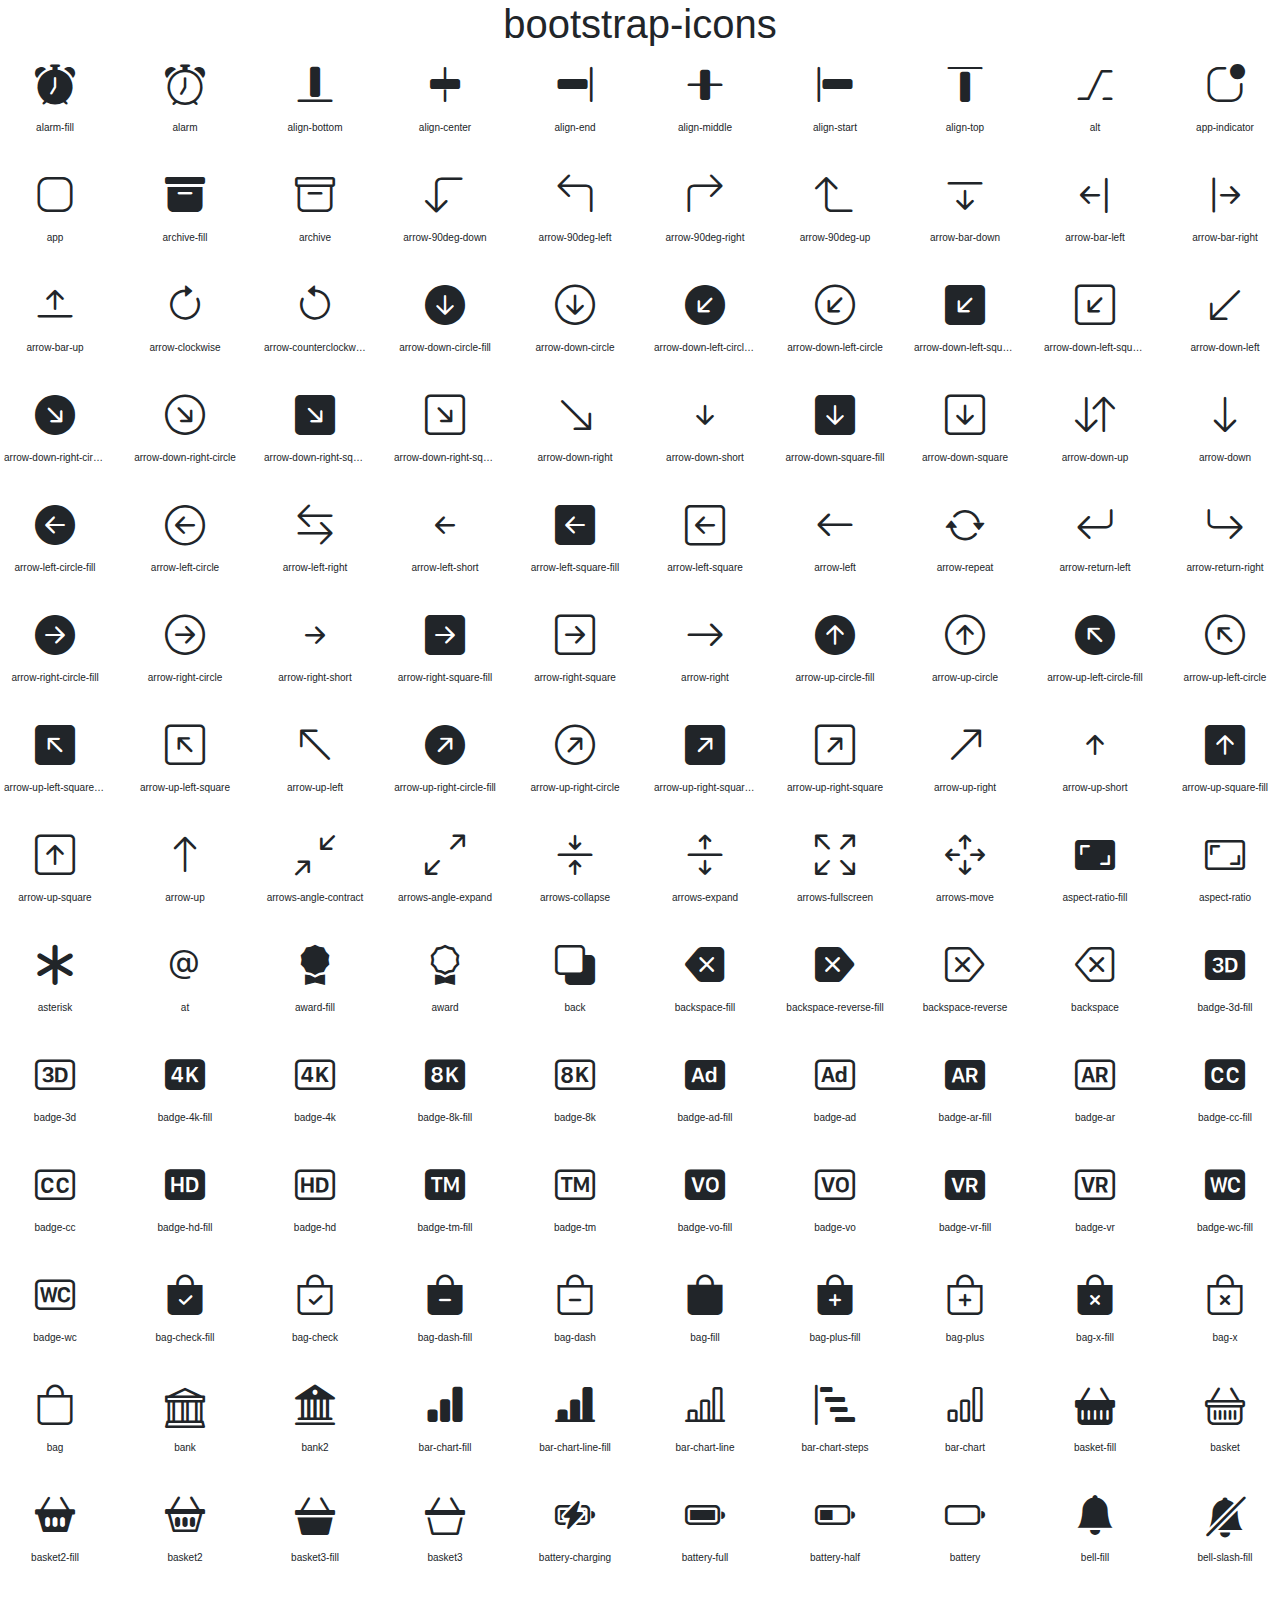
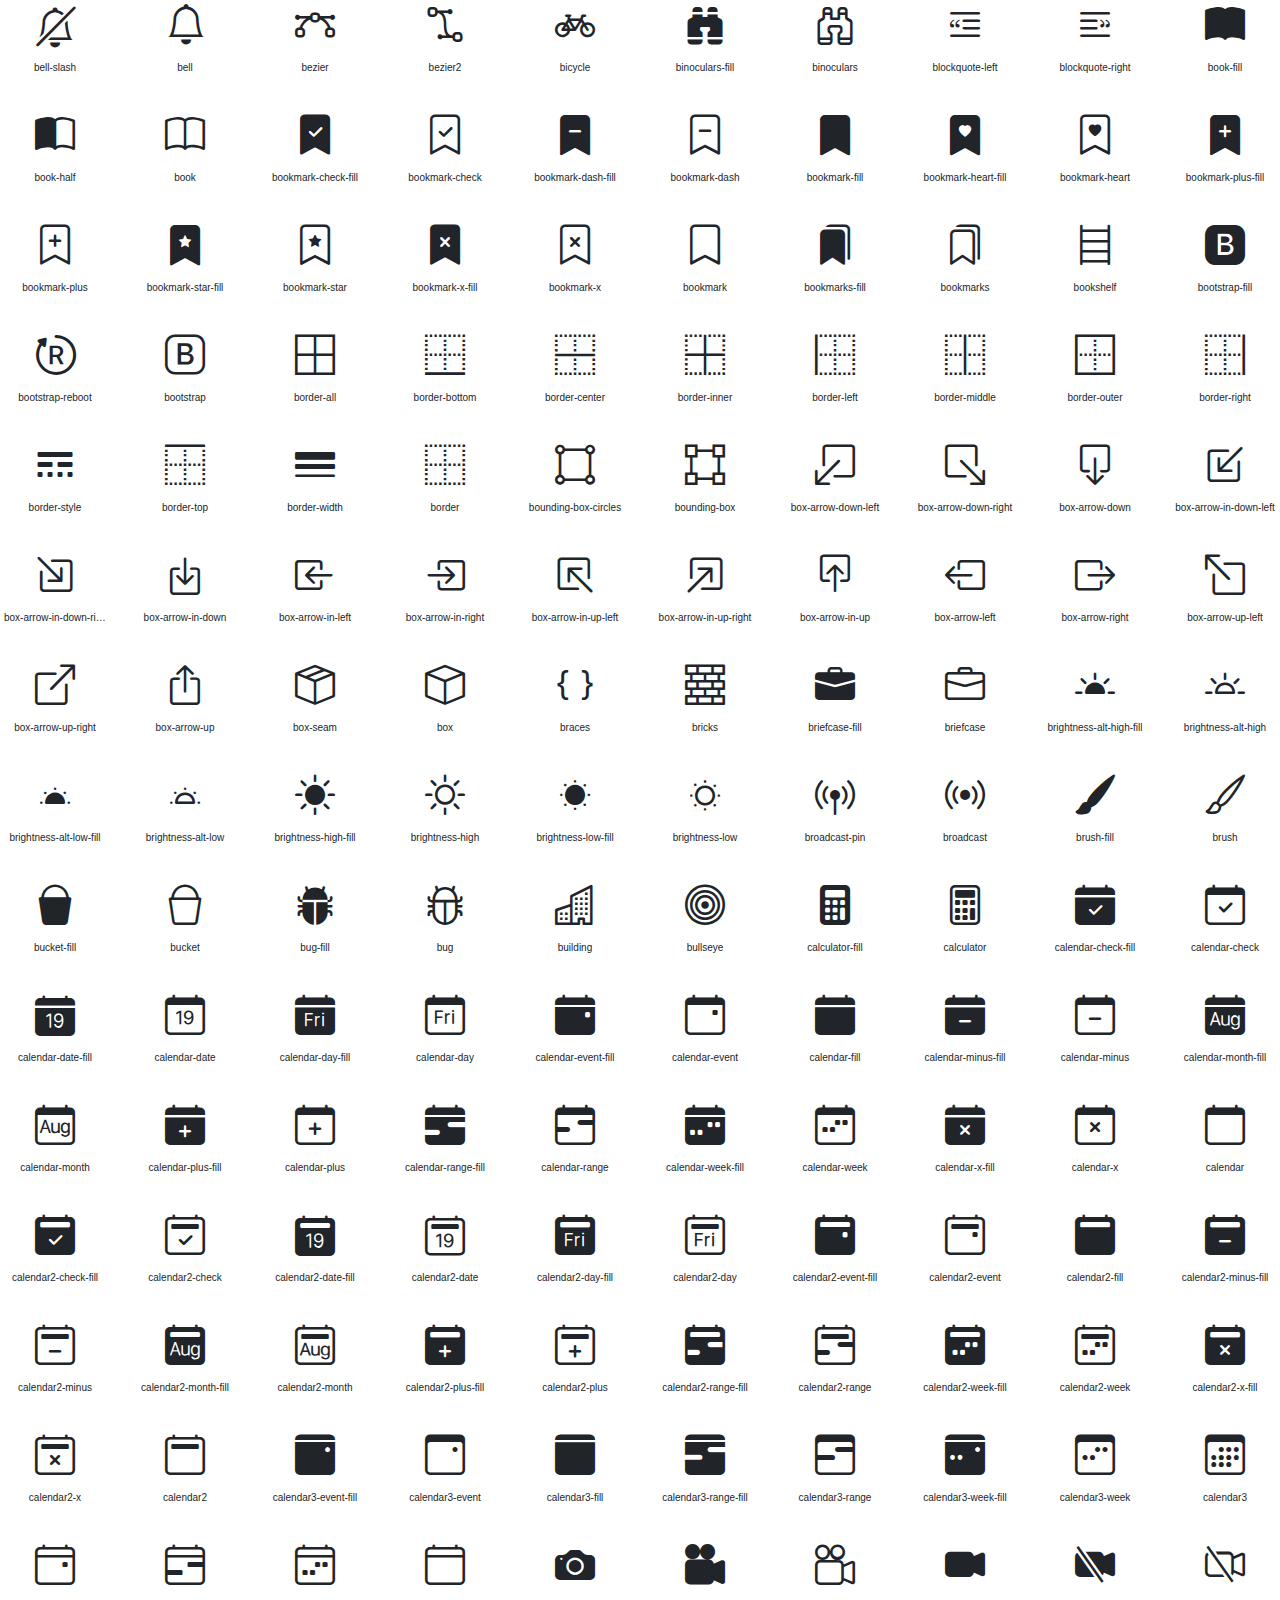
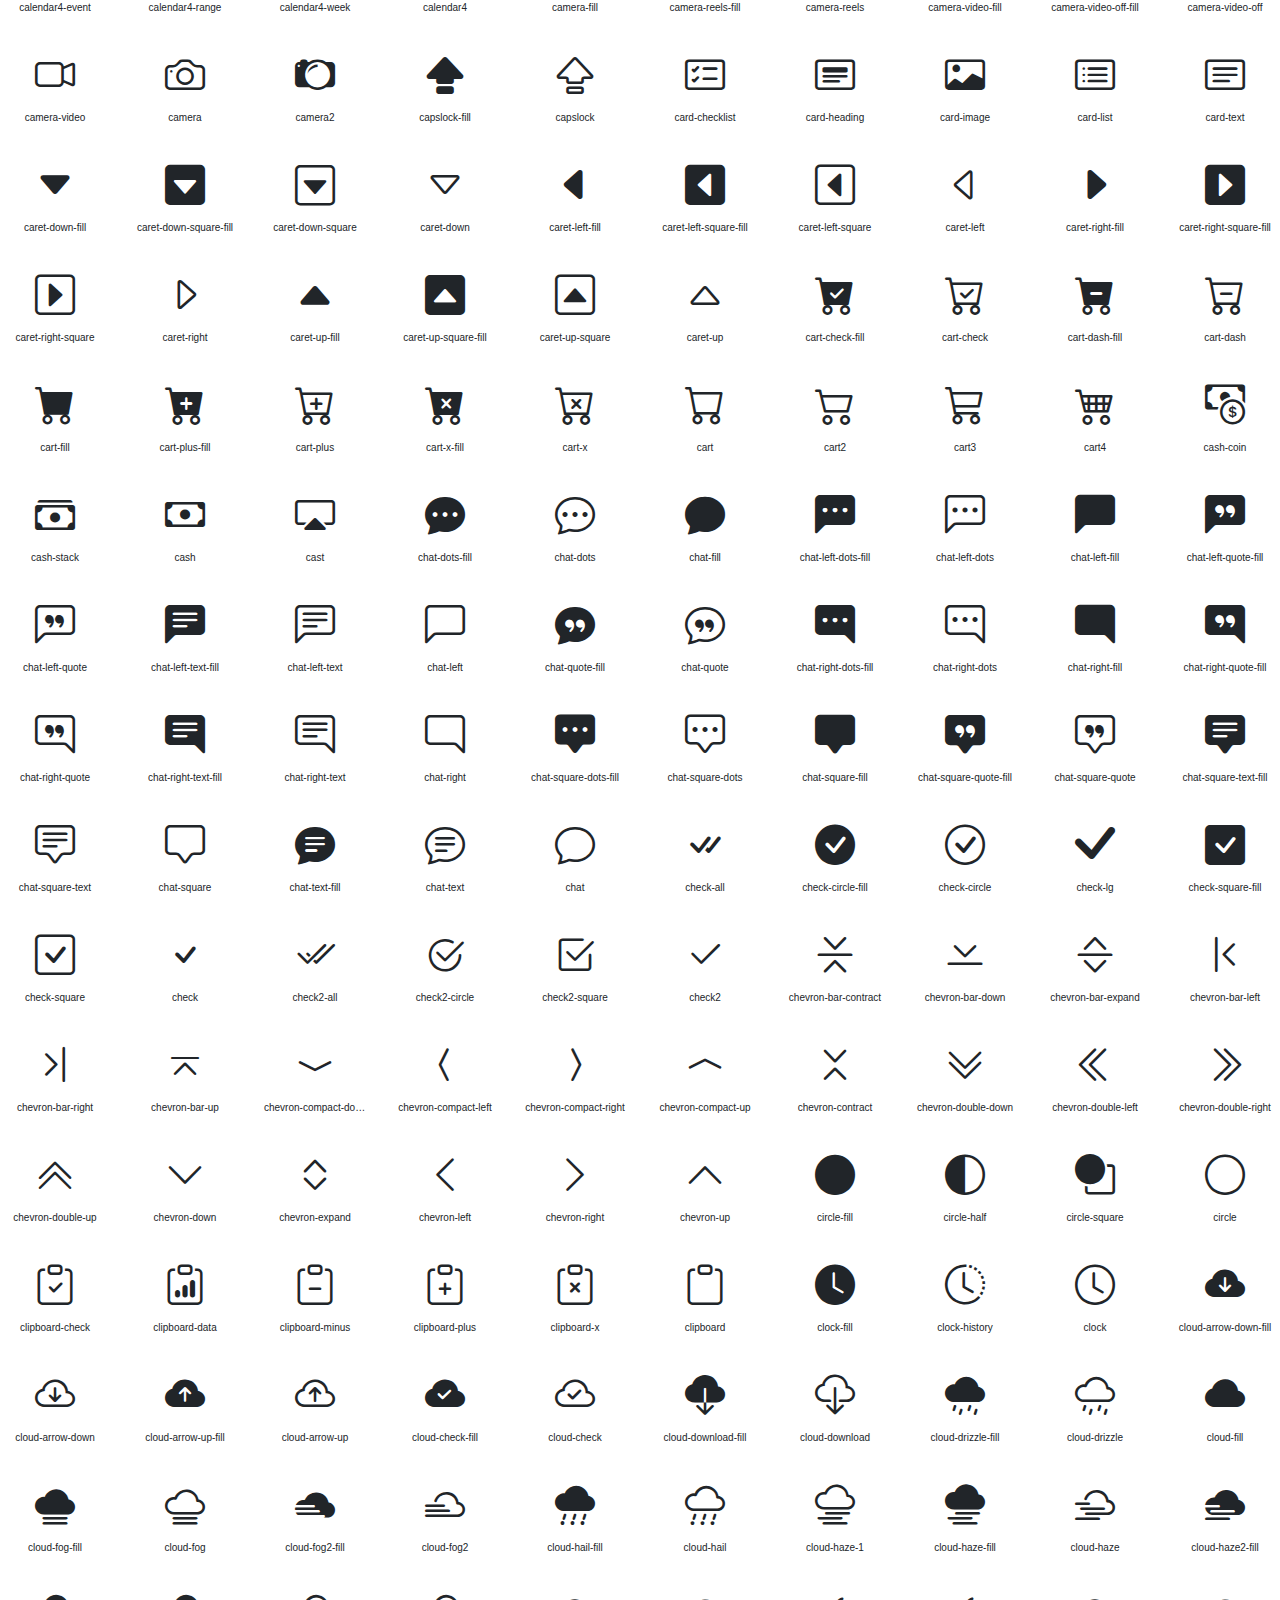
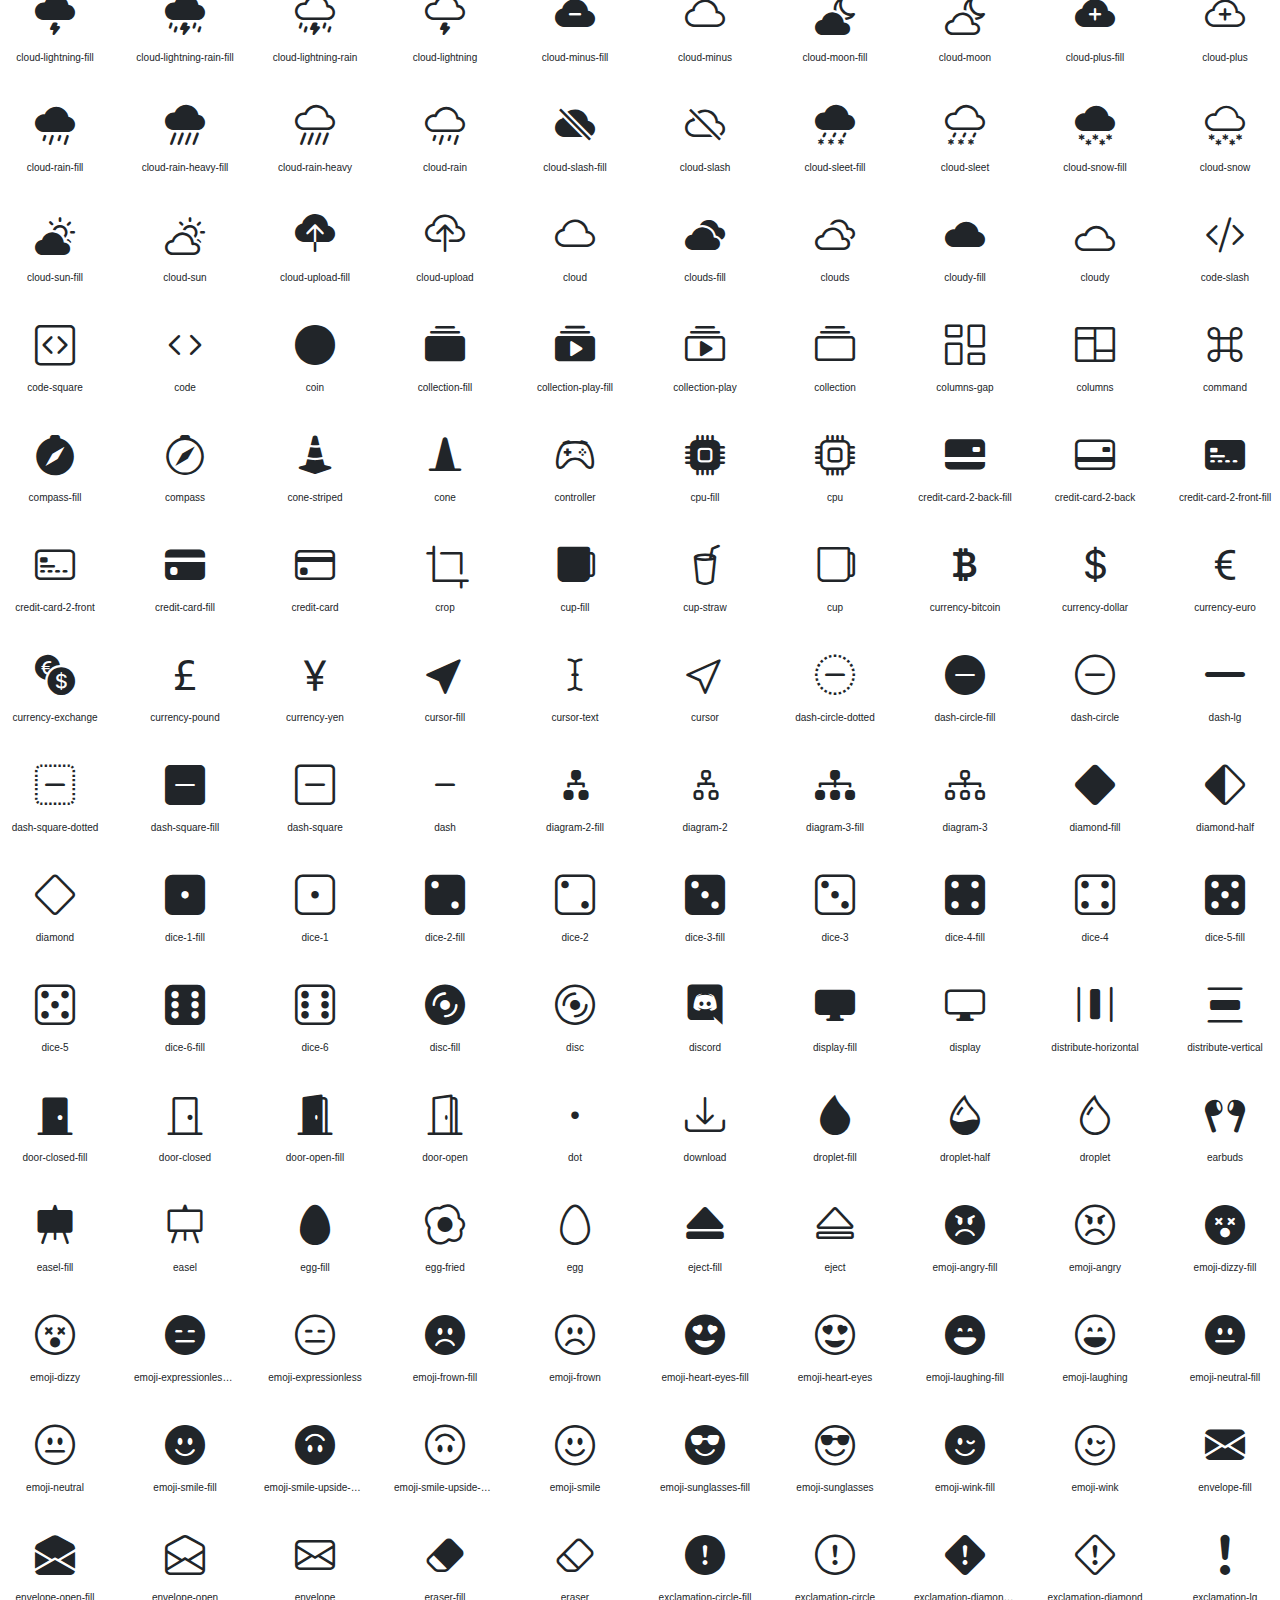
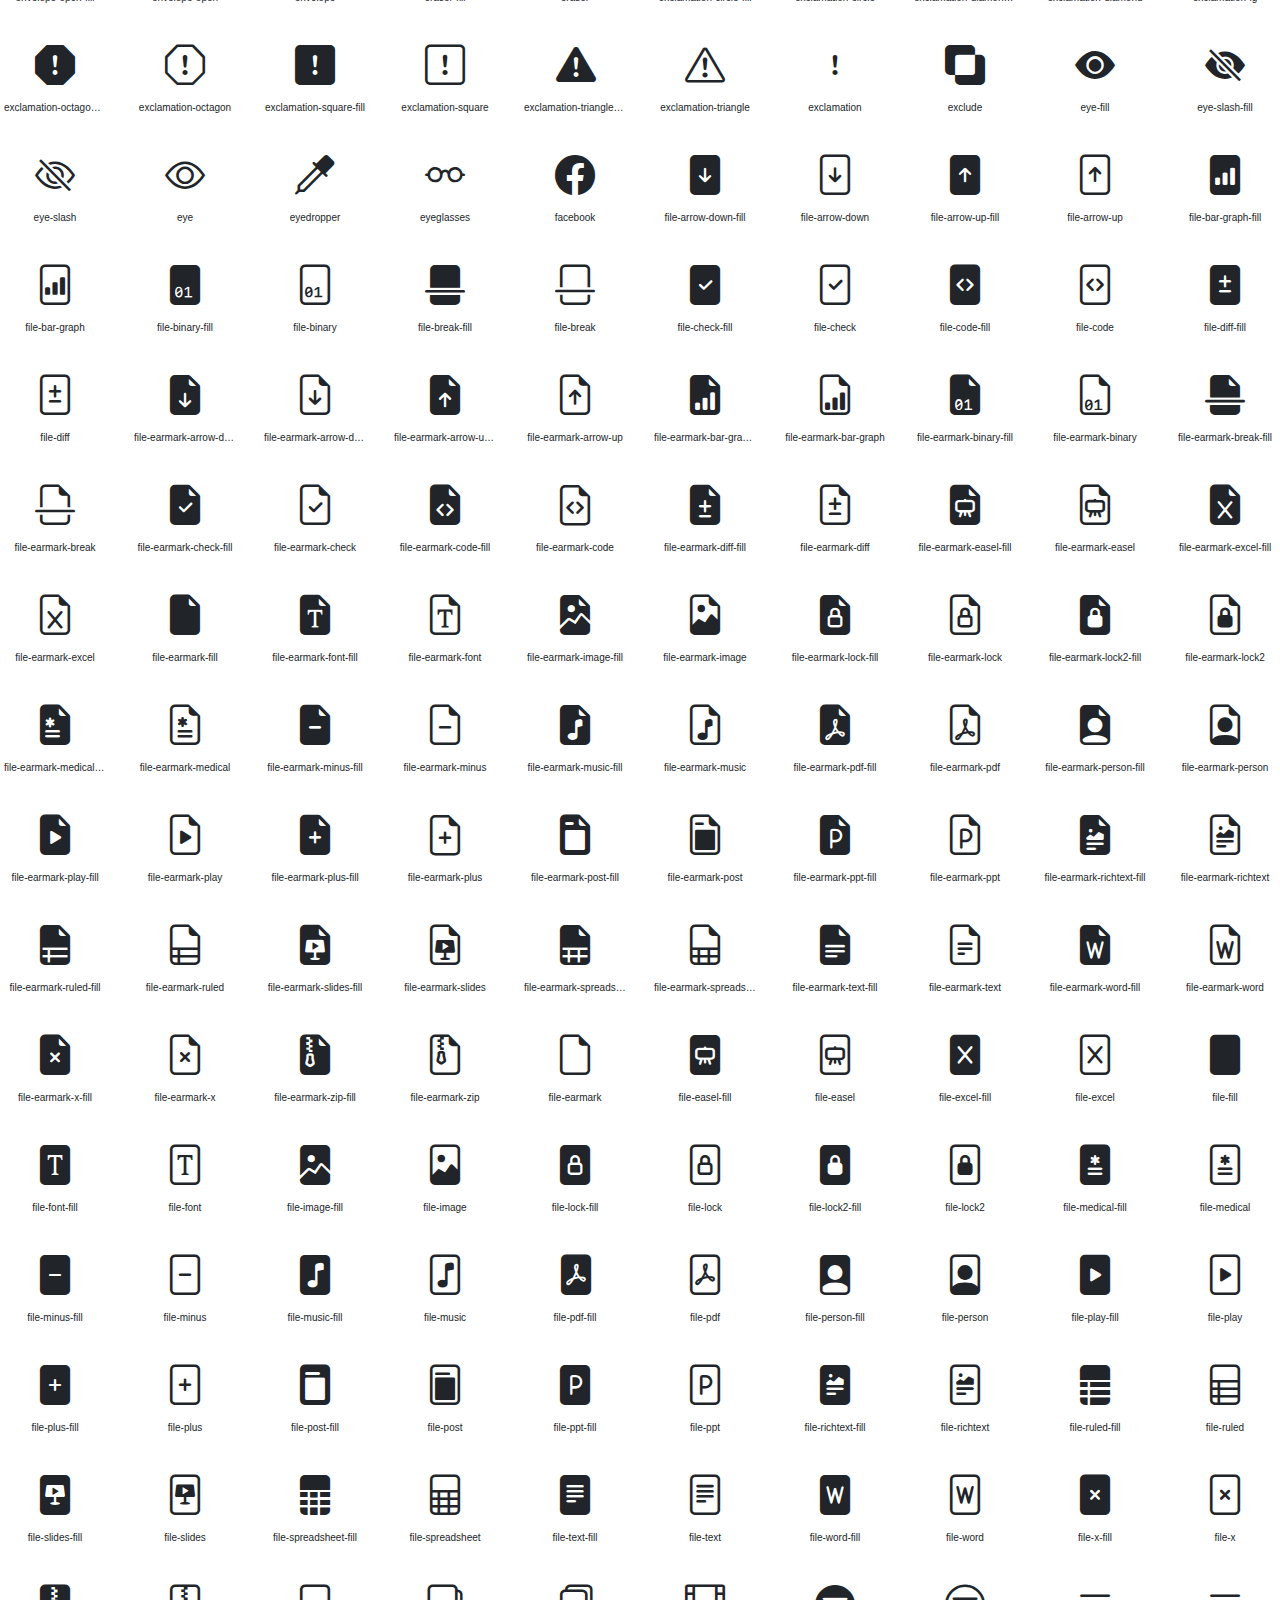
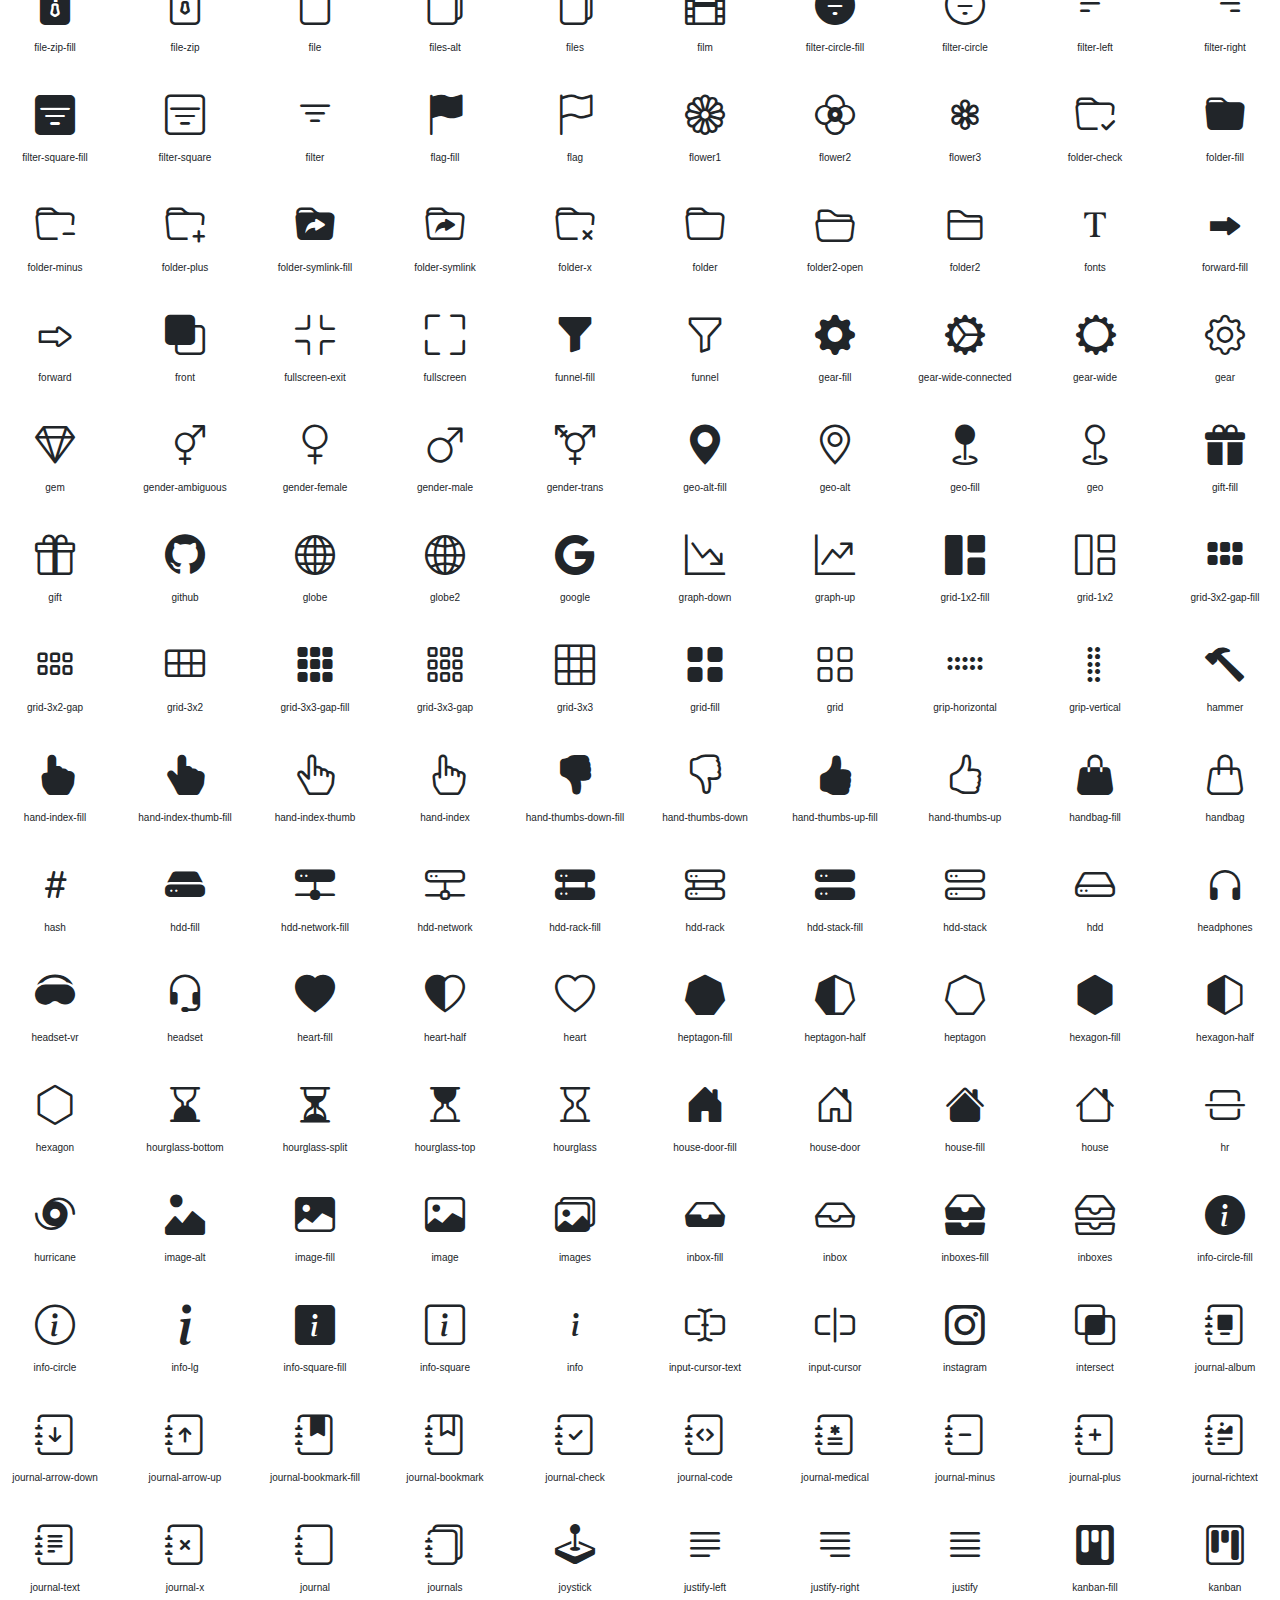
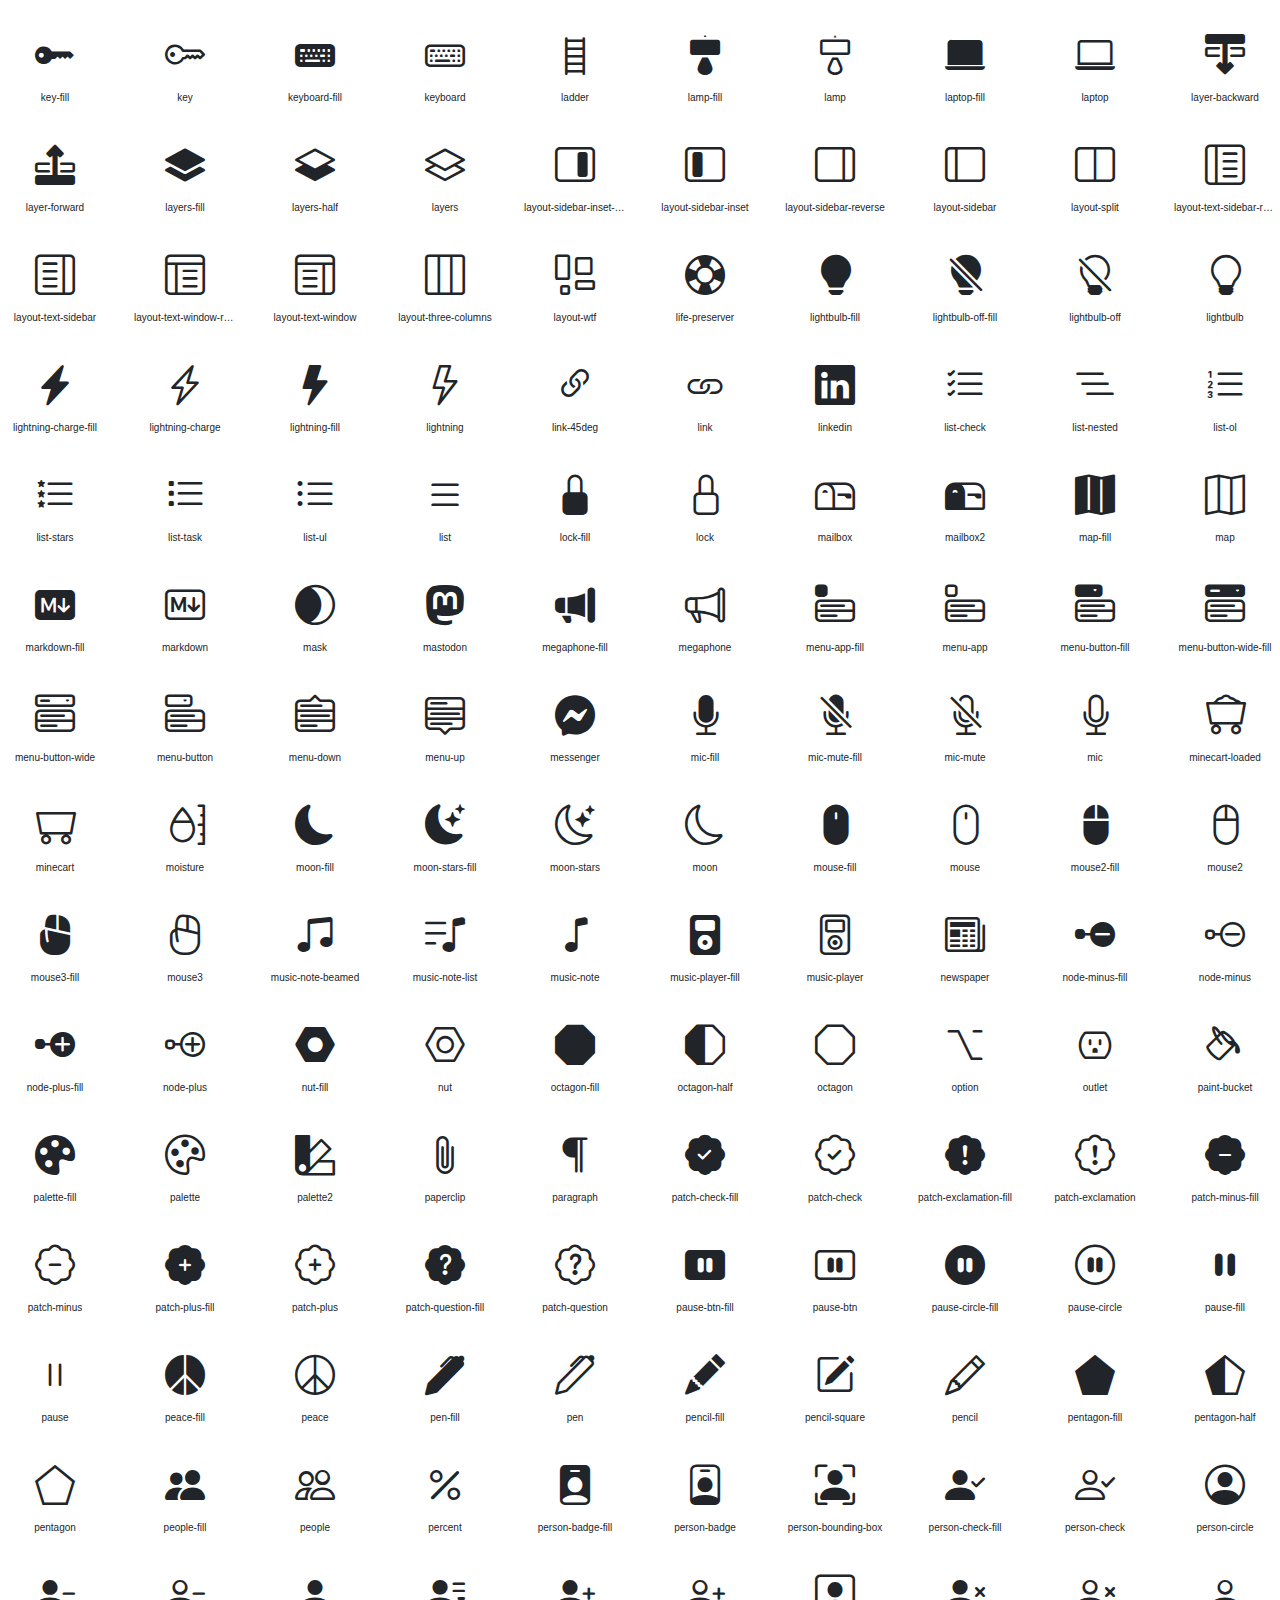
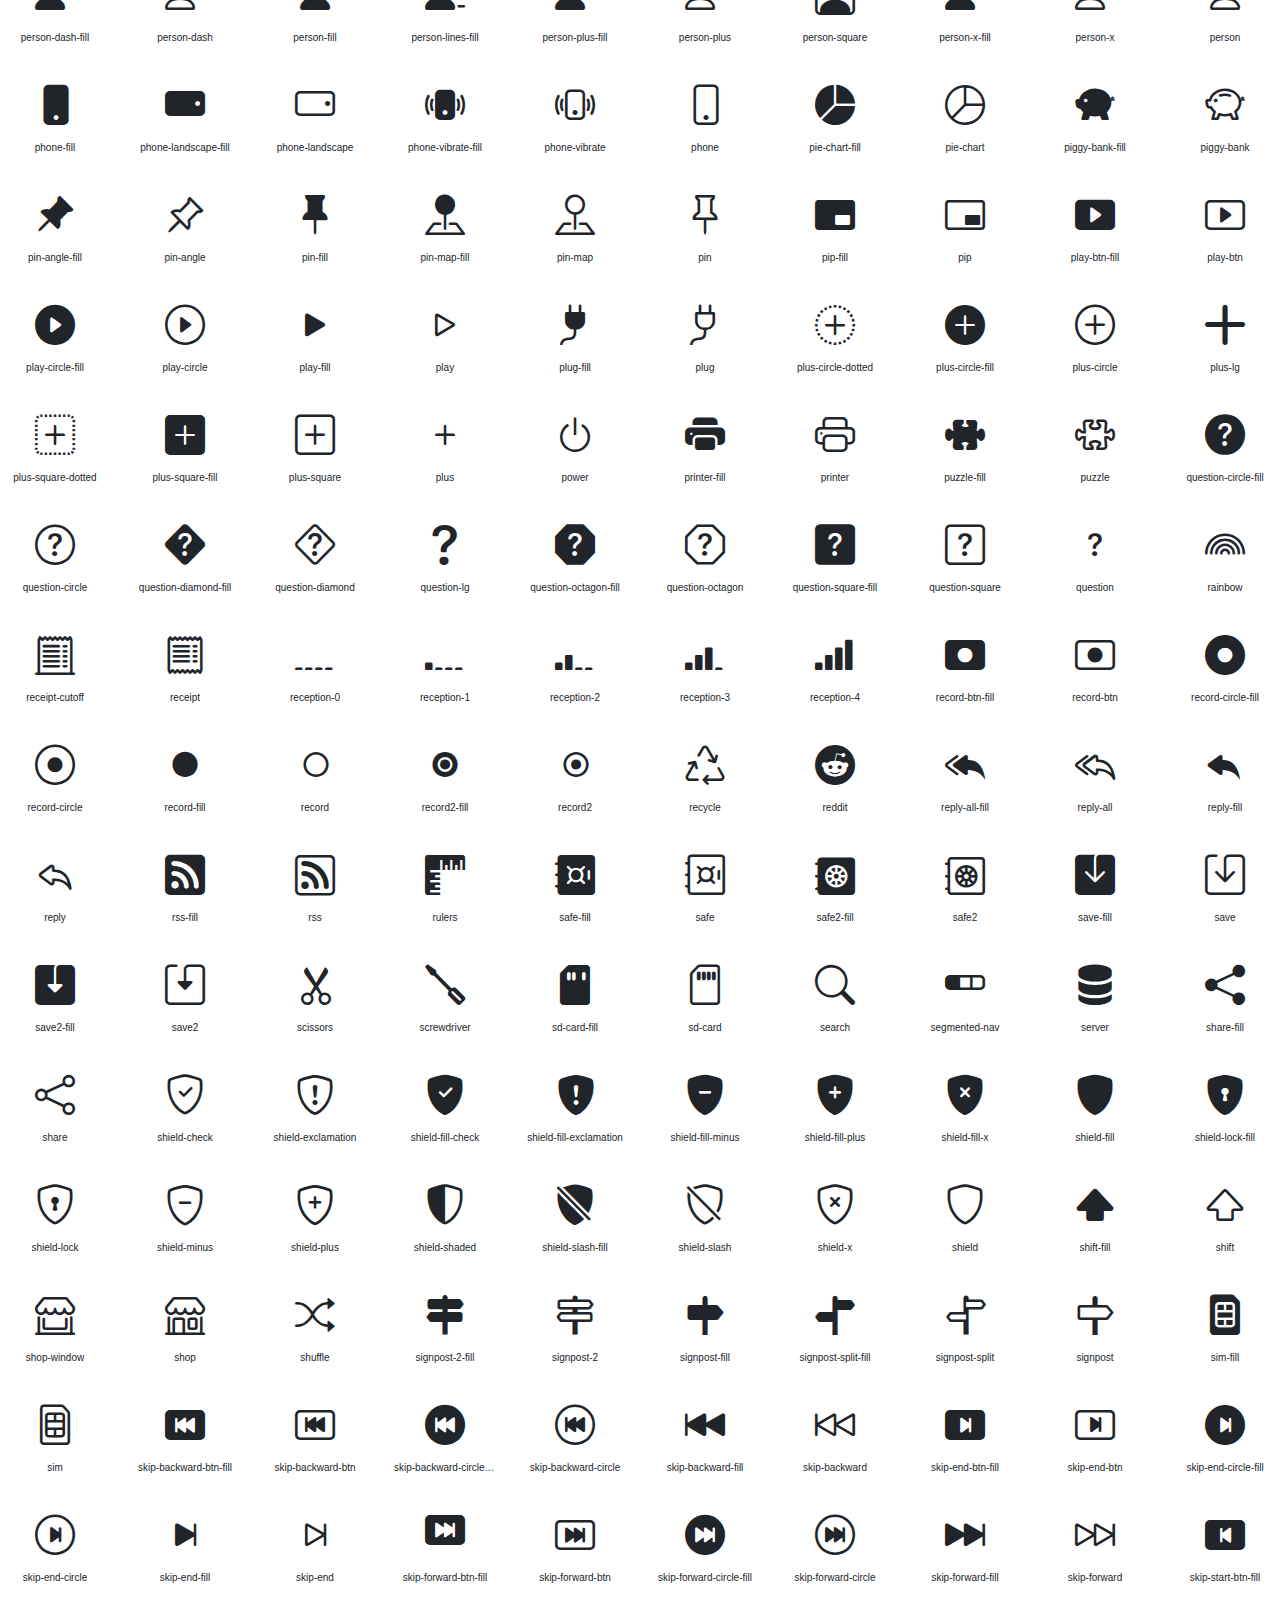
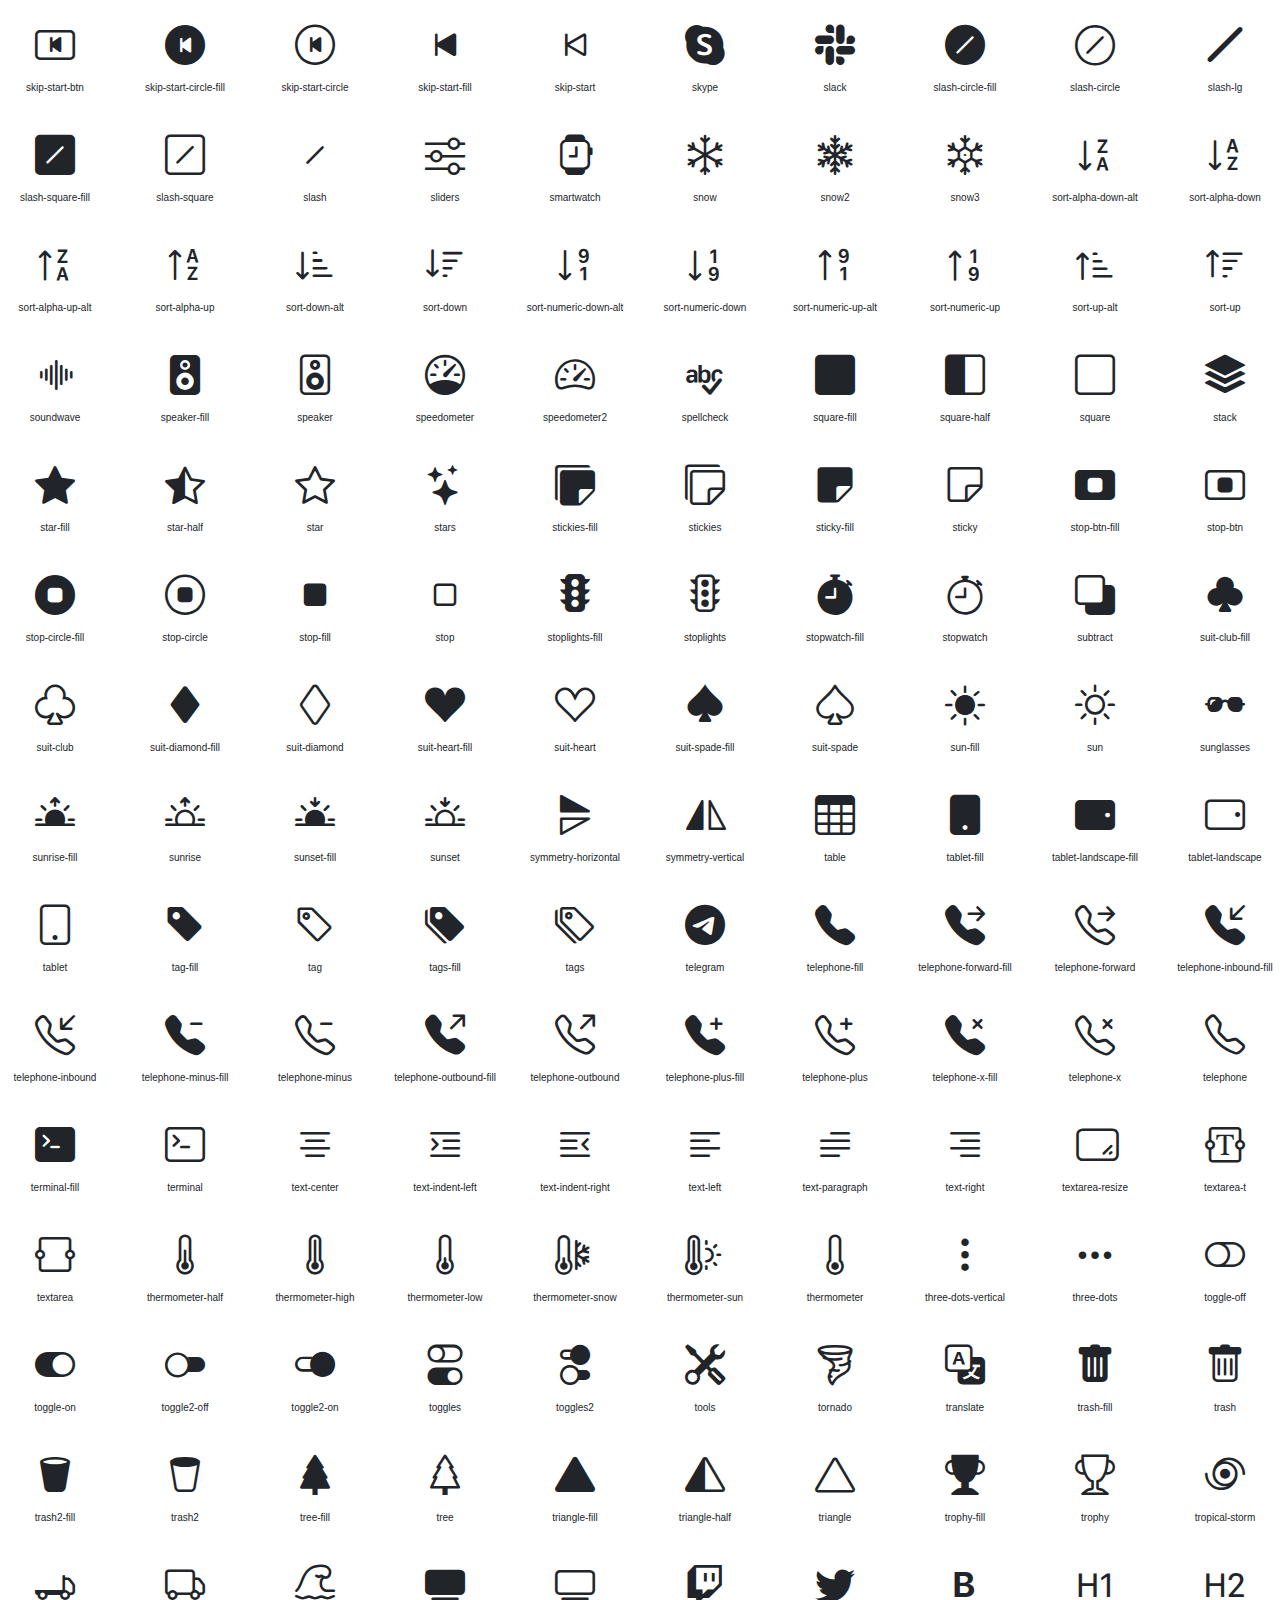
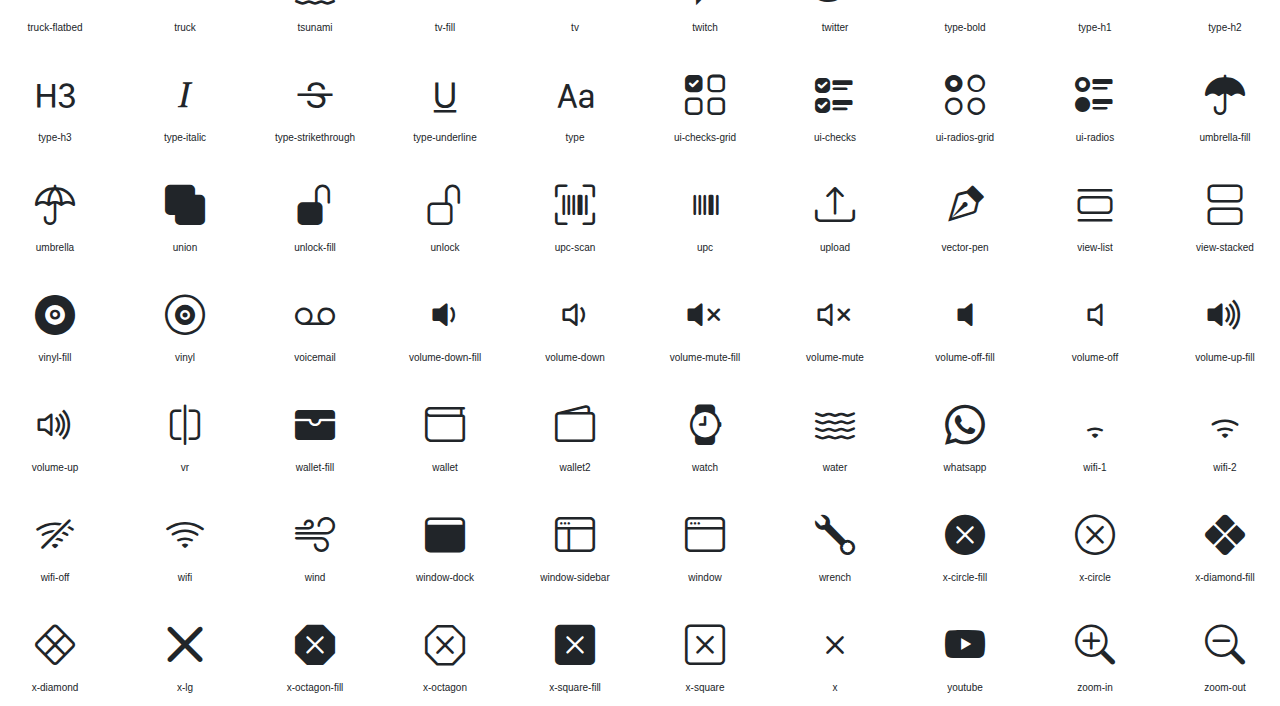
<file: assets/vendor/bootstrap-icons/index.html>
<!doctype html>
<html lang="en">
<head>
  <meta charset="utf-8">
  <title>bootstrap-icons</title>

  <style>
    .icons {
      display: grid;
      max-width: 100%;
      grid-template-columns: repeat(auto-fit, minmax(100px, 1fr) );
      gap: 1.25rem;
    }
    .icon {
      background-color: var(--bs-light);
      border-radius: .25rem;
    }
    .bi {
      margin: .25rem;
      font-size: 2.5rem;
    }
    .label {
      font-family: var(--bs-font-monospace);
    }
    .label {
      display: inline-block;
      width: 100%;
      overflow: hidden;
      padding: .25rem;
      font-size: .625rem;
      text-overflow: ellipsis;
      white-space: nowrap;
    }
  </style>

  <link rel="stylesheet" href="/assets/css/bootstrap.min.css">
  <link rel="stylesheet" href="bootstrap-icons.css">
</head>
<body class="text-center">

  <h1>bootstrap-icons</h1>

  <div class="icons">
    <div class="icon">
      <i class="bi bi-alarm-fill"></i>
      <div class="label">alarm-fill</div>
    </div>
    <div class="icon">
      <i class="bi bi-alarm"></i>
      <div class="label">alarm</div>
    </div>
    <div class="icon">
      <i class="bi bi-align-bottom"></i>
      <div class="label">align-bottom</div>
    </div>
    <div class="icon">
      <i class="bi bi-align-center"></i>
      <div class="label">align-center</div>
    </div>
    <div class="icon">
      <i class="bi bi-align-end"></i>
      <div class="label">align-end</div>
    </div>
    <div class="icon">
      <i class="bi bi-align-middle"></i>
      <div class="label">align-middle</div>
    </div>
    <div class="icon">
      <i class="bi bi-align-start"></i>
      <div class="label">align-start</div>
    </div>
    <div class="icon">
      <i class="bi bi-align-top"></i>
      <div class="label">align-top</div>
    </div>
    <div class="icon">
      <i class="bi bi-alt"></i>
      <div class="label">alt</div>
    </div>
    <div class="icon">
      <i class="bi bi-app-indicator"></i>
      <div class="label">app-indicator</div>
    </div>
    <div class="icon">
      <i class="bi bi-app"></i>
      <div class="label">app</div>
    </div>
    <div class="icon">
      <i class="bi bi-archive-fill"></i>
      <div class="label">archive-fill</div>
    </div>
    <div class="icon">
      <i class="bi bi-archive"></i>
      <div class="label">archive</div>
    </div>
    <div class="icon">
      <i class="bi bi-arrow-90deg-down"></i>
      <div class="label">arrow-90deg-down</div>
    </div>
    <div class="icon">
      <i class="bi bi-arrow-90deg-left"></i>
      <div class="label">arrow-90deg-left</div>
    </div>
    <div class="icon">
      <i class="bi bi-arrow-90deg-right"></i>
      <div class="label">arrow-90deg-right</div>
    </div>
    <div class="icon">
      <i class="bi bi-arrow-90deg-up"></i>
      <div class="label">arrow-90deg-up</div>
    </div>
    <div class="icon">
      <i class="bi bi-arrow-bar-down"></i>
      <div class="label">arrow-bar-down</div>
    </div>
    <div class="icon">
      <i class="bi bi-arrow-bar-left"></i>
      <div class="label">arrow-bar-left</div>
    </div>
    <div class="icon">
      <i class="bi bi-arrow-bar-right"></i>
      <div class="label">arrow-bar-right</div>
    </div>
    <div class="icon">
      <i class="bi bi-arrow-bar-up"></i>
      <div class="label">arrow-bar-up</div>
    </div>
    <div class="icon">
      <i class="bi bi-arrow-clockwise"></i>
      <div class="label">arrow-clockwise</div>
    </div>
    <div class="icon">
      <i class="bi bi-arrow-counterclockwise"></i>
      <div class="label">arrow-counterclockwise</div>
    </div>
    <div class="icon">
      <i class="bi bi-arrow-down-circle-fill"></i>
      <div class="label">arrow-down-circle-fill</div>
    </div>
    <div class="icon">
      <i class="bi bi-arrow-down-circle"></i>
      <div class="label">arrow-down-circle</div>
    </div>
    <div class="icon">
      <i class="bi bi-arrow-down-left-circle-fill"></i>
      <div class="label">arrow-down-left-circle-fill</div>
    </div>
    <div class="icon">
      <i class="bi bi-arrow-down-left-circle"></i>
      <div class="label">arrow-down-left-circle</div>
    </div>
    <div class="icon">
      <i class="bi bi-arrow-down-left-square-fill"></i>
      <div class="label">arrow-down-left-square-fill</div>
    </div>
    <div class="icon">
      <i class="bi bi-arrow-down-left-square"></i>
      <div class="label">arrow-down-left-square</div>
    </div>
    <div class="icon">
      <i class="bi bi-arrow-down-left"></i>
      <div class="label">arrow-down-left</div>
    </div>
    <div class="icon">
      <i class="bi bi-arrow-down-right-circle-fill"></i>
      <div class="label">arrow-down-right-circle-fill</div>
    </div>
    <div class="icon">
      <i class="bi bi-arrow-down-right-circle"></i>
      <div class="label">arrow-down-right-circle</div>
    </div>
    <div class="icon">
      <i class="bi bi-arrow-down-right-square-fill"></i>
      <div class="label">arrow-down-right-square-fill</div>
    </div>
    <div class="icon">
      <i class="bi bi-arrow-down-right-square"></i>
      <div class="label">arrow-down-right-square</div>
    </div>
    <div class="icon">
      <i class="bi bi-arrow-down-right"></i>
      <div class="label">arrow-down-right</div>
    </div>
    <div class="icon">
      <i class="bi bi-arrow-down-short"></i>
      <div class="label">arrow-down-short</div>
    </div>
    <div class="icon">
      <i class="bi bi-arrow-down-square-fill"></i>
      <div class="label">arrow-down-square-fill</div>
    </div>
    <div class="icon">
      <i class="bi bi-arrow-down-square"></i>
      <div class="label">arrow-down-square</div>
    </div>
    <div class="icon">
      <i class="bi bi-arrow-down-up"></i>
      <div class="label">arrow-down-up</div>
    </div>
    <div class="icon">
      <i class="bi bi-arrow-down"></i>
      <div class="label">arrow-down</div>
    </div>
    <div class="icon">
      <i class="bi bi-arrow-left-circle-fill"></i>
      <div class="label">arrow-left-circle-fill</div>
    </div>
    <div class="icon">
      <i class="bi bi-arrow-left-circle"></i>
      <div class="label">arrow-left-circle</div>
    </div>
    <div class="icon">
      <i class="bi bi-arrow-left-right"></i>
      <div class="label">arrow-left-right</div>
    </div>
    <div class="icon">
      <i class="bi bi-arrow-left-short"></i>
      <div class="label">arrow-left-short</div>
    </div>
    <div class="icon">
      <i class="bi bi-arrow-left-square-fill"></i>
      <div class="label">arrow-left-square-fill</div>
    </div>
    <div class="icon">
      <i class="bi bi-arrow-left-square"></i>
      <div class="label">arrow-left-square</div>
    </div>
    <div class="icon">
      <i class="bi bi-arrow-left"></i>
      <div class="label">arrow-left</div>
    </div>
    <div class="icon">
      <i class="bi bi-arrow-repeat"></i>
      <div class="label">arrow-repeat</div>
    </div>
    <div class="icon">
      <i class="bi bi-arrow-return-left"></i>
      <div class="label">arrow-return-left</div>
    </div>
    <div class="icon">
      <i class="bi bi-arrow-return-right"></i>
      <div class="label">arrow-return-right</div>
    </div>
    <div class="icon">
      <i class="bi bi-arrow-right-circle-fill"></i>
      <div class="label">arrow-right-circle-fill</div>
    </div>
    <div class="icon">
      <i class="bi bi-arrow-right-circle"></i>
      <div class="label">arrow-right-circle</div>
    </div>
    <div class="icon">
      <i class="bi bi-arrow-right-short"></i>
      <div class="label">arrow-right-short</div>
    </div>
    <div class="icon">
      <i class="bi bi-arrow-right-square-fill"></i>
      <div class="label">arrow-right-square-fill</div>
    </div>
    <div class="icon">
      <i class="bi bi-arrow-right-square"></i>
      <div class="label">arrow-right-square</div>
    </div>
    <div class="icon">
      <i class="bi bi-arrow-right"></i>
      <div class="label">arrow-right</div>
    </div>
    <div class="icon">
      <i class="bi bi-arrow-up-circle-fill"></i>
      <div class="label">arrow-up-circle-fill</div>
    </div>
    <div class="icon">
      <i class="bi bi-arrow-up-circle"></i>
      <div class="label">arrow-up-circle</div>
    </div>
    <div class="icon">
      <i class="bi bi-arrow-up-left-circle-fill"></i>
      <div class="label">arrow-up-left-circle-fill</div>
    </div>
    <div class="icon">
      <i class="bi bi-arrow-up-left-circle"></i>
      <div class="label">arrow-up-left-circle</div>
    </div>
    <div class="icon">
      <i class="bi bi-arrow-up-left-square-fill"></i>
      <div class="label">arrow-up-left-square-fill</div>
    </div>
    <div class="icon">
      <i class="bi bi-arrow-up-left-square"></i>
      <div class="label">arrow-up-left-square</div>
    </div>
    <div class="icon">
      <i class="bi bi-arrow-up-left"></i>
      <div class="label">arrow-up-left</div>
    </div>
    <div class="icon">
      <i class="bi bi-arrow-up-right-circle-fill"></i>
      <div class="label">arrow-up-right-circle-fill</div>
    </div>
    <div class="icon">
      <i class="bi bi-arrow-up-right-circle"></i>
      <div class="label">arrow-up-right-circle</div>
    </div>
    <div class="icon">
      <i class="bi bi-arrow-up-right-square-fill"></i>
      <div class="label">arrow-up-right-square-fill</div>
    </div>
    <div class="icon">
      <i class="bi bi-arrow-up-right-square"></i>
      <div class="label">arrow-up-right-square</div>
    </div>
    <div class="icon">
      <i class="bi bi-arrow-up-right"></i>
      <div class="label">arrow-up-right</div>
    </div>
    <div class="icon">
      <i class="bi bi-arrow-up-short"></i>
      <div class="label">arrow-up-short</div>
    </div>
    <div class="icon">
      <i class="bi bi-arrow-up-square-fill"></i>
      <div class="label">arrow-up-square-fill</div>
    </div>
    <div class="icon">
      <i class="bi bi-arrow-up-square"></i>
      <div class="label">arrow-up-square</div>
    </div>
    <div class="icon">
      <i class="bi bi-arrow-up"></i>
      <div class="label">arrow-up</div>
    </div>
    <div class="icon">
      <i class="bi bi-arrows-angle-contract"></i>
      <div class="label">arrows-angle-contract</div>
    </div>
    <div class="icon">
      <i class="bi bi-arrows-angle-expand"></i>
      <div class="label">arrows-angle-expand</div>
    </div>
    <div class="icon">
      <i class="bi bi-arrows-collapse"></i>
      <div class="label">arrows-collapse</div>
    </div>
    <div class="icon">
      <i class="bi bi-arrows-expand"></i>
      <div class="label">arrows-expand</div>
    </div>
    <div class="icon">
      <i class="bi bi-arrows-fullscreen"></i>
      <div class="label">arrows-fullscreen</div>
    </div>
    <div class="icon">
      <i class="bi bi-arrows-move"></i>
      <div class="label">arrows-move</div>
    </div>
    <div class="icon">
      <i class="bi bi-aspect-ratio-fill"></i>
      <div class="label">aspect-ratio-fill</div>
    </div>
    <div class="icon">
      <i class="bi bi-aspect-ratio"></i>
      <div class="label">aspect-ratio</div>
    </div>
    <div class="icon">
      <i class="bi bi-asterisk"></i>
      <div class="label">asterisk</div>
    </div>
    <div class="icon">
      <i class="bi bi-at"></i>
      <div class="label">at</div>
    </div>
    <div class="icon">
      <i class="bi bi-award-fill"></i>
      <div class="label">award-fill</div>
    </div>
    <div class="icon">
      <i class="bi bi-award"></i>
      <div class="label">award</div>
    </div>
    <div class="icon">
      <i class="bi bi-back"></i>
      <div class="label">back</div>
    </div>
    <div class="icon">
      <i class="bi bi-backspace-fill"></i>
      <div class="label">backspace-fill</div>
    </div>
    <div class="icon">
      <i class="bi bi-backspace-reverse-fill"></i>
      <div class="label">backspace-reverse-fill</div>
    </div>
    <div class="icon">
      <i class="bi bi-backspace-reverse"></i>
      <div class="label">backspace-reverse</div>
    </div>
    <div class="icon">
      <i class="bi bi-backspace"></i>
      <div class="label">backspace</div>
    </div>
    <div class="icon">
      <i class="bi bi-badge-3d-fill"></i>
      <div class="label">badge-3d-fill</div>
    </div>
    <div class="icon">
      <i class="bi bi-badge-3d"></i>
      <div class="label">badge-3d</div>
    </div>
    <div class="icon">
      <i class="bi bi-badge-4k-fill"></i>
      <div class="label">badge-4k-fill</div>
    </div>
    <div class="icon">
      <i class="bi bi-badge-4k"></i>
      <div class="label">badge-4k</div>
    </div>
    <div class="icon">
      <i class="bi bi-badge-8k-fill"></i>
      <div class="label">badge-8k-fill</div>
    </div>
    <div class="icon">
      <i class="bi bi-badge-8k"></i>
      <div class="label">badge-8k</div>
    </div>
    <div class="icon">
      <i class="bi bi-badge-ad-fill"></i>
      <div class="label">badge-ad-fill</div>
    </div>
    <div class="icon">
      <i class="bi bi-badge-ad"></i>
      <div class="label">badge-ad</div>
    </div>
    <div class="icon">
      <i class="bi bi-badge-ar-fill"></i>
      <div class="label">badge-ar-fill</div>
    </div>
    <div class="icon">
      <i class="bi bi-badge-ar"></i>
      <div class="label">badge-ar</div>
    </div>
    <div class="icon">
      <i class="bi bi-badge-cc-fill"></i>
      <div class="label">badge-cc-fill</div>
    </div>
    <div class="icon">
      <i class="bi bi-badge-cc"></i>
      <div class="label">badge-cc</div>
    </div>
    <div class="icon">
      <i class="bi bi-badge-hd-fill"></i>
      <div class="label">badge-hd-fill</div>
    </div>
    <div class="icon">
      <i class="bi bi-badge-hd"></i>
      <div class="label">badge-hd</div>
    </div>
    <div class="icon">
      <i class="bi bi-badge-tm-fill"></i>
      <div class="label">badge-tm-fill</div>
    </div>
    <div class="icon">
      <i class="bi bi-badge-tm"></i>
      <div class="label">badge-tm</div>
    </div>
    <div class="icon">
      <i class="bi bi-badge-vo-fill"></i>
      <div class="label">badge-vo-fill</div>
    </div>
    <div class="icon">
      <i class="bi bi-badge-vo"></i>
      <div class="label">badge-vo</div>
    </div>
    <div class="icon">
      <i class="bi bi-badge-vr-fill"></i>
      <div class="label">badge-vr-fill</div>
    </div>
    <div class="icon">
      <i class="bi bi-badge-vr"></i>
      <div class="label">badge-vr</div>
    </div>
    <div class="icon">
      <i class="bi bi-badge-wc-fill"></i>
      <div class="label">badge-wc-fill</div>
    </div>
    <div class="icon">
      <i class="bi bi-badge-wc"></i>
      <div class="label">badge-wc</div>
    </div>
    <div class="icon">
      <i class="bi bi-bag-check-fill"></i>
      <div class="label">bag-check-fill</div>
    </div>
    <div class="icon">
      <i class="bi bi-bag-check"></i>
      <div class="label">bag-check</div>
    </div>
    <div class="icon">
      <i class="bi bi-bag-dash-fill"></i>
      <div class="label">bag-dash-fill</div>
    </div>
    <div class="icon">
      <i class="bi bi-bag-dash"></i>
      <div class="label">bag-dash</div>
    </div>
    <div class="icon">
      <i class="bi bi-bag-fill"></i>
      <div class="label">bag-fill</div>
    </div>
    <div class="icon">
      <i class="bi bi-bag-plus-fill"></i>
      <div class="label">bag-plus-fill</div>
    </div>
    <div class="icon">
      <i class="bi bi-bag-plus"></i>
      <div class="label">bag-plus</div>
    </div>
    <div class="icon">
      <i class="bi bi-bag-x-fill"></i>
      <div class="label">bag-x-fill</div>
    </div>
    <div class="icon">
      <i class="bi bi-bag-x"></i>
      <div class="label">bag-x</div>
    </div>
    <div class="icon">
      <i class="bi bi-bag"></i>
      <div class="label">bag</div>
    </div>
    <div class="icon">
      <i class="bi bi-bank"></i>
      <div class="label">bank</div>
    </div>
    <div class="icon">
      <i class="bi bi-bank2"></i>
      <div class="label">bank2</div>
    </div>
    <div class="icon">
      <i class="bi bi-bar-chart-fill"></i>
      <div class="label">bar-chart-fill</div>
    </div>
    <div class="icon">
      <i class="bi bi-bar-chart-line-fill"></i>
      <div class="label">bar-chart-line-fill</div>
    </div>
    <div class="icon">
      <i class="bi bi-bar-chart-line"></i>
      <div class="label">bar-chart-line</div>
    </div>
    <div class="icon">
      <i class="bi bi-bar-chart-steps"></i>
      <div class="label">bar-chart-steps</div>
    </div>
    <div class="icon">
      <i class="bi bi-bar-chart"></i>
      <div class="label">bar-chart</div>
    </div>
    <div class="icon">
      <i class="bi bi-basket-fill"></i>
      <div class="label">basket-fill</div>
    </div>
    <div class="icon">
      <i class="bi bi-basket"></i>
      <div class="label">basket</div>
    </div>
    <div class="icon">
      <i class="bi bi-basket2-fill"></i>
      <div class="label">basket2-fill</div>
    </div>
    <div class="icon">
      <i class="bi bi-basket2"></i>
      <div class="label">basket2</div>
    </div>
    <div class="icon">
      <i class="bi bi-basket3-fill"></i>
      <div class="label">basket3-fill</div>
    </div>
    <div class="icon">
      <i class="bi bi-basket3"></i>
      <div class="label">basket3</div>
    </div>
    <div class="icon">
      <i class="bi bi-battery-charging"></i>
      <div class="label">battery-charging</div>
    </div>
    <div class="icon">
      <i class="bi bi-battery-full"></i>
      <div class="label">battery-full</div>
    </div>
    <div class="icon">
      <i class="bi bi-battery-half"></i>
      <div class="label">battery-half</div>
    </div>
    <div class="icon">
      <i class="bi bi-battery"></i>
      <div class="label">battery</div>
    </div>
    <div class="icon">
      <i class="bi bi-bell-fill"></i>
      <div class="label">bell-fill</div>
    </div>
    <div class="icon">
      <i class="bi bi-bell-slash-fill"></i>
      <div class="label">bell-slash-fill</div>
    </div>
    <div class="icon">
      <i class="bi bi-bell-slash"></i>
      <div class="label">bell-slash</div>
    </div>
    <div class="icon">
      <i class="bi bi-bell"></i>
      <div class="label">bell</div>
    </div>
    <div class="icon">
      <i class="bi bi-bezier"></i>
      <div class="label">bezier</div>
    </div>
    <div class="icon">
      <i class="bi bi-bezier2"></i>
      <div class="label">bezier2</div>
    </div>
    <div class="icon">
      <i class="bi bi-bicycle"></i>
      <div class="label">bicycle</div>
    </div>
    <div class="icon">
      <i class="bi bi-binoculars-fill"></i>
      <div class="label">binoculars-fill</div>
    </div>
    <div class="icon">
      <i class="bi bi-binoculars"></i>
      <div class="label">binoculars</div>
    </div>
    <div class="icon">
      <i class="bi bi-blockquote-left"></i>
      <div class="label">blockquote-left</div>
    </div>
    <div class="icon">
      <i class="bi bi-blockquote-right"></i>
      <div class="label">blockquote-right</div>
    </div>
    <div class="icon">
      <i class="bi bi-book-fill"></i>
      <div class="label">book-fill</div>
    </div>
    <div class="icon">
      <i class="bi bi-book-half"></i>
      <div class="label">book-half</div>
    </div>
    <div class="icon">
      <i class="bi bi-book"></i>
      <div class="label">book</div>
    </div>
    <div class="icon">
      <i class="bi bi-bookmark-check-fill"></i>
      <div class="label">bookmark-check-fill</div>
    </div>
    <div class="icon">
      <i class="bi bi-bookmark-check"></i>
      <div class="label">bookmark-check</div>
    </div>
    <div class="icon">
      <i class="bi bi-bookmark-dash-fill"></i>
      <div class="label">bookmark-dash-fill</div>
    </div>
    <div class="icon">
      <i class="bi bi-bookmark-dash"></i>
      <div class="label">bookmark-dash</div>
    </div>
    <div class="icon">
      <i class="bi bi-bookmark-fill"></i>
      <div class="label">bookmark-fill</div>
    </div>
    <div class="icon">
      <i class="bi bi-bookmark-heart-fill"></i>
      <div class="label">bookmark-heart-fill</div>
    </div>
    <div class="icon">
      <i class="bi bi-bookmark-heart"></i>
      <div class="label">bookmark-heart</div>
    </div>
    <div class="icon">
      <i class="bi bi-bookmark-plus-fill"></i>
      <div class="label">bookmark-plus-fill</div>
    </div>
    <div class="icon">
      <i class="bi bi-bookmark-plus"></i>
      <div class="label">bookmark-plus</div>
    </div>
    <div class="icon">
      <i class="bi bi-bookmark-star-fill"></i>
      <div class="label">bookmark-star-fill</div>
    </div>
    <div class="icon">
      <i class="bi bi-bookmark-star"></i>
      <div class="label">bookmark-star</div>
    </div>
    <div class="icon">
      <i class="bi bi-bookmark-x-fill"></i>
      <div class="label">bookmark-x-fill</div>
    </div>
    <div class="icon">
      <i class="bi bi-bookmark-x"></i>
      <div class="label">bookmark-x</div>
    </div>
    <div class="icon">
      <i class="bi bi-bookmark"></i>
      <div class="label">bookmark</div>
    </div>
    <div class="icon">
      <i class="bi bi-bookmarks-fill"></i>
      <div class="label">bookmarks-fill</div>
    </div>
    <div class="icon">
      <i class="bi bi-bookmarks"></i>
      <div class="label">bookmarks</div>
    </div>
    <div class="icon">
      <i class="bi bi-bookshelf"></i>
      <div class="label">bookshelf</div>
    </div>
    <div class="icon">
      <i class="bi bi-bootstrap-fill"></i>
      <div class="label">bootstrap-fill</div>
    </div>
    <div class="icon">
      <i class="bi bi-bootstrap-reboot"></i>
      <div class="label">bootstrap-reboot</div>
    </div>
    <div class="icon">
      <i class="bi bi-bootstrap"></i>
      <div class="label">bootstrap</div>
    </div>
    <div class="icon">
      <i class="bi bi-border-all"></i>
      <div class="label">border-all</div>
    </div>
    <div class="icon">
      <i class="bi bi-border-bottom"></i>
      <div class="label">border-bottom</div>
    </div>
    <div class="icon">
      <i class="bi bi-border-center"></i>
      <div class="label">border-center</div>
    </div>
    <div class="icon">
      <i class="bi bi-border-inner"></i>
      <div class="label">border-inner</div>
    </div>
    <div class="icon">
      <i class="bi bi-border-left"></i>
      <div class="label">border-left</div>
    </div>
    <div class="icon">
      <i class="bi bi-border-middle"></i>
      <div class="label">border-middle</div>
    </div>
    <div class="icon">
      <i class="bi bi-border-outer"></i>
      <div class="label">border-outer</div>
    </div>
    <div class="icon">
      <i class="bi bi-border-right"></i>
      <div class="label">border-right</div>
    </div>
    <div class="icon">
      <i class="bi bi-border-style"></i>
      <div class="label">border-style</div>
    </div>
    <div class="icon">
      <i class="bi bi-border-top"></i>
      <div class="label">border-top</div>
    </div>
    <div class="icon">
      <i class="bi bi-border-width"></i>
      <div class="label">border-width</div>
    </div>
    <div class="icon">
      <i class="bi bi-border"></i>
      <div class="label">border</div>
    </div>
    <div class="icon">
      <i class="bi bi-bounding-box-circles"></i>
      <div class="label">bounding-box-circles</div>
    </div>
    <div class="icon">
      <i class="bi bi-bounding-box"></i>
      <div class="label">bounding-box</div>
    </div>
    <div class="icon">
      <i class="bi bi-box-arrow-down-left"></i>
      <div class="label">box-arrow-down-left</div>
    </div>
    <div class="icon">
      <i class="bi bi-box-arrow-down-right"></i>
      <div class="label">box-arrow-down-right</div>
    </div>
    <div class="icon">
      <i class="bi bi-box-arrow-down"></i>
      <div class="label">box-arrow-down</div>
    </div>
    <div class="icon">
      <i class="bi bi-box-arrow-in-down-left"></i>
      <div class="label">box-arrow-in-down-left</div>
    </div>
    <div class="icon">
      <i class="bi bi-box-arrow-in-down-right"></i>
      <div class="label">box-arrow-in-down-right</div>
    </div>
    <div class="icon">
      <i class="bi bi-box-arrow-in-down"></i>
      <div class="label">box-arrow-in-down</div>
    </div>
    <div class="icon">
      <i class="bi bi-box-arrow-in-left"></i>
      <div class="label">box-arrow-in-left</div>
    </div>
    <div class="icon">
      <i class="bi bi-box-arrow-in-right"></i>
      <div class="label">box-arrow-in-right</div>
    </div>
    <div class="icon">
      <i class="bi bi-box-arrow-in-up-left"></i>
      <div class="label">box-arrow-in-up-left</div>
    </div>
    <div class="icon">
      <i class="bi bi-box-arrow-in-up-right"></i>
      <div class="label">box-arrow-in-up-right</div>
    </div>
    <div class="icon">
      <i class="bi bi-box-arrow-in-up"></i>
      <div class="label">box-arrow-in-up</div>
    </div>
    <div class="icon">
      <i class="bi bi-box-arrow-left"></i>
      <div class="label">box-arrow-left</div>
    </div>
    <div class="icon">
      <i class="bi bi-box-arrow-right"></i>
      <div class="label">box-arrow-right</div>
    </div>
    <div class="icon">
      <i class="bi bi-box-arrow-up-left"></i>
      <div class="label">box-arrow-up-left</div>
    </div>
    <div class="icon">
      <i class="bi bi-box-arrow-up-right"></i>
      <div class="label">box-arrow-up-right</div>
    </div>
    <div class="icon">
      <i class="bi bi-box-arrow-up"></i>
      <div class="label">box-arrow-up</div>
    </div>
    <div class="icon">
      <i class="bi bi-box-seam"></i>
      <div class="label">box-seam</div>
    </div>
    <div class="icon">
      <i class="bi bi-box"></i>
      <div class="label">box</div>
    </div>
    <div class="icon">
      <i class="bi bi-braces"></i>
      <div class="label">braces</div>
    </div>
    <div class="icon">
      <i class="bi bi-bricks"></i>
      <div class="label">bricks</div>
    </div>
    <div class="icon">
      <i class="bi bi-briefcase-fill"></i>
      <div class="label">briefcase-fill</div>
    </div>
    <div class="icon">
      <i class="bi bi-briefcase"></i>
      <div class="label">briefcase</div>
    </div>
    <div class="icon">
      <i class="bi bi-brightness-alt-high-fill"></i>
      <div class="label">brightness-alt-high-fill</div>
    </div>
    <div class="icon">
      <i class="bi bi-brightness-alt-high"></i>
      <div class="label">brightness-alt-high</div>
    </div>
    <div class="icon">
      <i class="bi bi-brightness-alt-low-fill"></i>
      <div class="label">brightness-alt-low-fill</div>
    </div>
    <div class="icon">
      <i class="bi bi-brightness-alt-low"></i>
      <div class="label">brightness-alt-low</div>
    </div>
    <div class="icon">
      <i class="bi bi-brightness-high-fill"></i>
      <div class="label">brightness-high-fill</div>
    </div>
    <div class="icon">
      <i class="bi bi-brightness-high"></i>
      <div class="label">brightness-high</div>
    </div>
    <div class="icon">
      <i class="bi bi-brightness-low-fill"></i>
      <div class="label">brightness-low-fill</div>
    </div>
    <div class="icon">
      <i class="bi bi-brightness-low"></i>
      <div class="label">brightness-low</div>
    </div>
    <div class="icon">
      <i class="bi bi-broadcast-pin"></i>
      <div class="label">broadcast-pin</div>
    </div>
    <div class="icon">
      <i class="bi bi-broadcast"></i>
      <div class="label">broadcast</div>
    </div>
    <div class="icon">
      <i class="bi bi-brush-fill"></i>
      <div class="label">brush-fill</div>
    </div>
    <div class="icon">
      <i class="bi bi-brush"></i>
      <div class="label">brush</div>
    </div>
    <div class="icon">
      <i class="bi bi-bucket-fill"></i>
      <div class="label">bucket-fill</div>
    </div>
    <div class="icon">
      <i class="bi bi-bucket"></i>
      <div class="label">bucket</div>
    </div>
    <div class="icon">
      <i class="bi bi-bug-fill"></i>
      <div class="label">bug-fill</div>
    </div>
    <div class="icon">
      <i class="bi bi-bug"></i>
      <div class="label">bug</div>
    </div>
    <div class="icon">
      <i class="bi bi-building"></i>
      <div class="label">building</div>
    </div>
    <div class="icon">
      <i class="bi bi-bullseye"></i>
      <div class="label">bullseye</div>
    </div>
    <div class="icon">
      <i class="bi bi-calculator-fill"></i>
      <div class="label">calculator-fill</div>
    </div>
    <div class="icon">
      <i class="bi bi-calculator"></i>
      <div class="label">calculator</div>
    </div>
    <div class="icon">
      <i class="bi bi-calendar-check-fill"></i>
      <div class="label">calendar-check-fill</div>
    </div>
    <div class="icon">
      <i class="bi bi-calendar-check"></i>
      <div class="label">calendar-check</div>
    </div>
    <div class="icon">
      <i class="bi bi-calendar-date-fill"></i>
      <div class="label">calendar-date-fill</div>
    </div>
    <div class="icon">
      <i class="bi bi-calendar-date"></i>
      <div class="label">calendar-date</div>
    </div>
    <div class="icon">
      <i class="bi bi-calendar-day-fill"></i>
      <div class="label">calendar-day-fill</div>
    </div>
    <div class="icon">
      <i class="bi bi-calendar-day"></i>
      <div class="label">calendar-day</div>
    </div>
    <div class="icon">
      <i class="bi bi-calendar-event-fill"></i>
      <div class="label">calendar-event-fill</div>
    </div>
    <div class="icon">
      <i class="bi bi-calendar-event"></i>
      <div class="label">calendar-event</div>
    </div>
    <div class="icon">
      <i class="bi bi-calendar-fill"></i>
      <div class="label">calendar-fill</div>
    </div>
    <div class="icon">
      <i class="bi bi-calendar-minus-fill"></i>
      <div class="label">calendar-minus-fill</div>
    </div>
    <div class="icon">
      <i class="bi bi-calendar-minus"></i>
      <div class="label">calendar-minus</div>
    </div>
    <div class="icon">
      <i class="bi bi-calendar-month-fill"></i>
      <div class="label">calendar-month-fill</div>
    </div>
    <div class="icon">
      <i class="bi bi-calendar-month"></i>
      <div class="label">calendar-month</div>
    </div>
    <div class="icon">
      <i class="bi bi-calendar-plus-fill"></i>
      <div class="label">calendar-plus-fill</div>
    </div>
    <div class="icon">
      <i class="bi bi-calendar-plus"></i>
      <div class="label">calendar-plus</div>
    </div>
    <div class="icon">
      <i class="bi bi-calendar-range-fill"></i>
      <div class="label">calendar-range-fill</div>
    </div>
    <div class="icon">
      <i class="bi bi-calendar-range"></i>
      <div class="label">calendar-range</div>
    </div>
    <div class="icon">
      <i class="bi bi-calendar-week-fill"></i>
      <div class="label">calendar-week-fill</div>
    </div>
    <div class="icon">
      <i class="bi bi-calendar-week"></i>
      <div class="label">calendar-week</div>
    </div>
    <div class="icon">
      <i class="bi bi-calendar-x-fill"></i>
      <div class="label">calendar-x-fill</div>
    </div>
    <div class="icon">
      <i class="bi bi-calendar-x"></i>
      <div class="label">calendar-x</div>
    </div>
    <div class="icon">
      <i class="bi bi-calendar"></i>
      <div class="label">calendar</div>
    </div>
    <div class="icon">
      <i class="bi bi-calendar2-check-fill"></i>
      <div class="label">calendar2-check-fill</div>
    </div>
    <div class="icon">
      <i class="bi bi-calendar2-check"></i>
      <div class="label">calendar2-check</div>
    </div>
    <div class="icon">
      <i class="bi bi-calendar2-date-fill"></i>
      <div class="label">calendar2-date-fill</div>
    </div>
    <div class="icon">
      <i class="bi bi-calendar2-date"></i>
      <div class="label">calendar2-date</div>
    </div>
    <div class="icon">
      <i class="bi bi-calendar2-day-fill"></i>
      <div class="label">calendar2-day-fill</div>
    </div>
    <div class="icon">
      <i class="bi bi-calendar2-day"></i>
      <div class="label">calendar2-day</div>
    </div>
    <div class="icon">
      <i class="bi bi-calendar2-event-fill"></i>
      <div class="label">calendar2-event-fill</div>
    </div>
    <div class="icon">
      <i class="bi bi-calendar2-event"></i>
      <div class="label">calendar2-event</div>
    </div>
    <div class="icon">
      <i class="bi bi-calendar2-fill"></i>
      <div class="label">calendar2-fill</div>
    </div>
    <div class="icon">
      <i class="bi bi-calendar2-minus-fill"></i>
      <div class="label">calendar2-minus-fill</div>
    </div>
    <div class="icon">
      <i class="bi bi-calendar2-minus"></i>
      <div class="label">calendar2-minus</div>
    </div>
    <div class="icon">
      <i class="bi bi-calendar2-month-fill"></i>
      <div class="label">calendar2-month-fill</div>
    </div>
    <div class="icon">
      <i class="bi bi-calendar2-month"></i>
      <div class="label">calendar2-month</div>
    </div>
    <div class="icon">
      <i class="bi bi-calendar2-plus-fill"></i>
      <div class="label">calendar2-plus-fill</div>
    </div>
    <div class="icon">
      <i class="bi bi-calendar2-plus"></i>
      <div class="label">calendar2-plus</div>
    </div>
    <div class="icon">
      <i class="bi bi-calendar2-range-fill"></i>
      <div class="label">calendar2-range-fill</div>
    </div>
    <div class="icon">
      <i class="bi bi-calendar2-range"></i>
      <div class="label">calendar2-range</div>
    </div>
    <div class="icon">
      <i class="bi bi-calendar2-week-fill"></i>
      <div class="label">calendar2-week-fill</div>
    </div>
    <div class="icon">
      <i class="bi bi-calendar2-week"></i>
      <div class="label">calendar2-week</div>
    </div>
    <div class="icon">
      <i class="bi bi-calendar2-x-fill"></i>
      <div class="label">calendar2-x-fill</div>
    </div>
    <div class="icon">
      <i class="bi bi-calendar2-x"></i>
      <div class="label">calendar2-x</div>
    </div>
    <div class="icon">
      <i class="bi bi-calendar2"></i>
      <div class="label">calendar2</div>
    </div>
    <div class="icon">
      <i class="bi bi-calendar3-event-fill"></i>
      <div class="label">calendar3-event-fill</div>
    </div>
    <div class="icon">
      <i class="bi bi-calendar3-event"></i>
      <div class="label">calendar3-event</div>
    </div>
    <div class="icon">
      <i class="bi bi-calendar3-fill"></i>
      <div class="label">calendar3-fill</div>
    </div>
    <div class="icon">
      <i class="bi bi-calendar3-range-fill"></i>
      <div class="label">calendar3-range-fill</div>
    </div>
    <div class="icon">
      <i class="bi bi-calendar3-range"></i>
      <div class="label">calendar3-range</div>
    </div>
    <div class="icon">
      <i class="bi bi-calendar3-week-fill"></i>
      <div class="label">calendar3-week-fill</div>
    </div>
    <div class="icon">
      <i class="bi bi-calendar3-week"></i>
      <div class="label">calendar3-week</div>
    </div>
    <div class="icon">
      <i class="bi bi-calendar3"></i>
      <div class="label">calendar3</div>
    </div>
    <div class="icon">
      <i class="bi bi-calendar4-event"></i>
      <div class="label">calendar4-event</div>
    </div>
    <div class="icon">
      <i class="bi bi-calendar4-range"></i>
      <div class="label">calendar4-range</div>
    </div>
    <div class="icon">
      <i class="bi bi-calendar4-week"></i>
      <div class="label">calendar4-week</div>
    </div>
    <div class="icon">
      <i class="bi bi-calendar4"></i>
      <div class="label">calendar4</div>
    </div>
    <div class="icon">
      <i class="bi bi-camera-fill"></i>
      <div class="label">camera-fill</div>
    </div>
    <div class="icon">
      <i class="bi bi-camera-reels-fill"></i>
      <div class="label">camera-reels-fill</div>
    </div>
    <div class="icon">
      <i class="bi bi-camera-reels"></i>
      <div class="label">camera-reels</div>
    </div>
    <div class="icon">
      <i class="bi bi-camera-video-fill"></i>
      <div class="label">camera-video-fill</div>
    </div>
    <div class="icon">
      <i class="bi bi-camera-video-off-fill"></i>
      <div class="label">camera-video-off-fill</div>
    </div>
    <div class="icon">
      <i class="bi bi-camera-video-off"></i>
      <div class="label">camera-video-off</div>
    </div>
    <div class="icon">
      <i class="bi bi-camera-video"></i>
      <div class="label">camera-video</div>
    </div>
    <div class="icon">
      <i class="bi bi-camera"></i>
      <div class="label">camera</div>
    </div>
    <div class="icon">
      <i class="bi bi-camera2"></i>
      <div class="label">camera2</div>
    </div>
    <div class="icon">
      <i class="bi bi-capslock-fill"></i>
      <div class="label">capslock-fill</div>
    </div>
    <div class="icon">
      <i class="bi bi-capslock"></i>
      <div class="label">capslock</div>
    </div>
    <div class="icon">
      <i class="bi bi-card-checklist"></i>
      <div class="label">card-checklist</div>
    </div>
    <div class="icon">
      <i class="bi bi-card-heading"></i>
      <div class="label">card-heading</div>
    </div>
    <div class="icon">
      <i class="bi bi-card-image"></i>
      <div class="label">card-image</div>
    </div>
    <div class="icon">
      <i class="bi bi-card-list"></i>
      <div class="label">card-list</div>
    </div>
    <div class="icon">
      <i class="bi bi-card-text"></i>
      <div class="label">card-text</div>
    </div>
    <div class="icon">
      <i class="bi bi-caret-down-fill"></i>
      <div class="label">caret-down-fill</div>
    </div>
    <div class="icon">
      <i class="bi bi-caret-down-square-fill"></i>
      <div class="label">caret-down-square-fill</div>
    </div>
    <div class="icon">
      <i class="bi bi-caret-down-square"></i>
      <div class="label">caret-down-square</div>
    </div>
    <div class="icon">
      <i class="bi bi-caret-down"></i>
      <div class="label">caret-down</div>
    </div>
    <div class="icon">
      <i class="bi bi-caret-left-fill"></i>
      <div class="label">caret-left-fill</div>
    </div>
    <div class="icon">
      <i class="bi bi-caret-left-square-fill"></i>
      <div class="label">caret-left-square-fill</div>
    </div>
    <div class="icon">
      <i class="bi bi-caret-left-square"></i>
      <div class="label">caret-left-square</div>
    </div>
    <div class="icon">
      <i class="bi bi-caret-left"></i>
      <div class="label">caret-left</div>
    </div>
    <div class="icon">
      <i class="bi bi-caret-right-fill"></i>
      <div class="label">caret-right-fill</div>
    </div>
    <div class="icon">
      <i class="bi bi-caret-right-square-fill"></i>
      <div class="label">caret-right-square-fill</div>
    </div>
    <div class="icon">
      <i class="bi bi-caret-right-square"></i>
      <div class="label">caret-right-square</div>
    </div>
    <div class="icon">
      <i class="bi bi-caret-right"></i>
      <div class="label">caret-right</div>
    </div>
    <div class="icon">
      <i class="bi bi-caret-up-fill"></i>
      <div class="label">caret-up-fill</div>
    </div>
    <div class="icon">
      <i class="bi bi-caret-up-square-fill"></i>
      <div class="label">caret-up-square-fill</div>
    </div>
    <div class="icon">
      <i class="bi bi-caret-up-square"></i>
      <div class="label">caret-up-square</div>
    </div>
    <div class="icon">
      <i class="bi bi-caret-up"></i>
      <div class="label">caret-up</div>
    </div>
    <div class="icon">
      <i class="bi bi-cart-check-fill"></i>
      <div class="label">cart-check-fill</div>
    </div>
    <div class="icon">
      <i class="bi bi-cart-check"></i>
      <div class="label">cart-check</div>
    </div>
    <div class="icon">
      <i class="bi bi-cart-dash-fill"></i>
      <div class="label">cart-dash-fill</div>
    </div>
    <div class="icon">
      <i class="bi bi-cart-dash"></i>
      <div class="label">cart-dash</div>
    </div>
    <div class="icon">
      <i class="bi bi-cart-fill"></i>
      <div class="label">cart-fill</div>
    </div>
    <div class="icon">
      <i class="bi bi-cart-plus-fill"></i>
      <div class="label">cart-plus-fill</div>
    </div>
    <div class="icon">
      <i class="bi bi-cart-plus"></i>
      <div class="label">cart-plus</div>
    </div>
    <div class="icon">
      <i class="bi bi-cart-x-fill"></i>
      <div class="label">cart-x-fill</div>
    </div>
    <div class="icon">
      <i class="bi bi-cart-x"></i>
      <div class="label">cart-x</div>
    </div>
    <div class="icon">
      <i class="bi bi-cart"></i>
      <div class="label">cart</div>
    </div>
    <div class="icon">
      <i class="bi bi-cart2"></i>
      <div class="label">cart2</div>
    </div>
    <div class="icon">
      <i class="bi bi-cart3"></i>
      <div class="label">cart3</div>
    </div>
    <div class="icon">
      <i class="bi bi-cart4"></i>
      <div class="label">cart4</div>
    </div>
    <div class="icon">
      <i class="bi bi-cash-coin"></i>
      <div class="label">cash-coin</div>
    </div>
    <div class="icon">
      <i class="bi bi-cash-stack"></i>
      <div class="label">cash-stack</div>
    </div>
    <div class="icon">
      <i class="bi bi-cash"></i>
      <div class="label">cash</div>
    </div>
    <div class="icon">
      <i class="bi bi-cast"></i>
      <div class="label">cast</div>
    </div>
    <div class="icon">
      <i class="bi bi-chat-dots-fill"></i>
      <div class="label">chat-dots-fill</div>
    </div>
    <div class="icon">
      <i class="bi bi-chat-dots"></i>
      <div class="label">chat-dots</div>
    </div>
    <div class="icon">
      <i class="bi bi-chat-fill"></i>
      <div class="label">chat-fill</div>
    </div>
    <div class="icon">
      <i class="bi bi-chat-left-dots-fill"></i>
      <div class="label">chat-left-dots-fill</div>
    </div>
    <div class="icon">
      <i class="bi bi-chat-left-dots"></i>
      <div class="label">chat-left-dots</div>
    </div>
    <div class="icon">
      <i class="bi bi-chat-left-fill"></i>
      <div class="label">chat-left-fill</div>
    </div>
    <div class="icon">
      <i class="bi bi-chat-left-quote-fill"></i>
      <div class="label">chat-left-quote-fill</div>
    </div>
    <div class="icon">
      <i class="bi bi-chat-left-quote"></i>
      <div class="label">chat-left-quote</div>
    </div>
    <div class="icon">
      <i class="bi bi-chat-left-text-fill"></i>
      <div class="label">chat-left-text-fill</div>
    </div>
    <div class="icon">
      <i class="bi bi-chat-left-text"></i>
      <div class="label">chat-left-text</div>
    </div>
    <div class="icon">
      <i class="bi bi-chat-left"></i>
      <div class="label">chat-left</div>
    </div>
    <div class="icon">
      <i class="bi bi-chat-quote-fill"></i>
      <div class="label">chat-quote-fill</div>
    </div>
    <div class="icon">
      <i class="bi bi-chat-quote"></i>
      <div class="label">chat-quote</div>
    </div>
    <div class="icon">
      <i class="bi bi-chat-right-dots-fill"></i>
      <div class="label">chat-right-dots-fill</div>
    </div>
    <div class="icon">
      <i class="bi bi-chat-right-dots"></i>
      <div class="label">chat-right-dots</div>
    </div>
    <div class="icon">
      <i class="bi bi-chat-right-fill"></i>
      <div class="label">chat-right-fill</div>
    </div>
    <div class="icon">
      <i class="bi bi-chat-right-quote-fill"></i>
      <div class="label">chat-right-quote-fill</div>
    </div>
    <div class="icon">
      <i class="bi bi-chat-right-quote"></i>
      <div class="label">chat-right-quote</div>
    </div>
    <div class="icon">
      <i class="bi bi-chat-right-text-fill"></i>
      <div class="label">chat-right-text-fill</div>
    </div>
    <div class="icon">
      <i class="bi bi-chat-right-text"></i>
      <div class="label">chat-right-text</div>
    </div>
    <div class="icon">
      <i class="bi bi-chat-right"></i>
      <div class="label">chat-right</div>
    </div>
    <div class="icon">
      <i class="bi bi-chat-square-dots-fill"></i>
      <div class="label">chat-square-dots-fill</div>
    </div>
    <div class="icon">
      <i class="bi bi-chat-square-dots"></i>
      <div class="label">chat-square-dots</div>
    </div>
    <div class="icon">
      <i class="bi bi-chat-square-fill"></i>
      <div class="label">chat-square-fill</div>
    </div>
    <div class="icon">
      <i class="bi bi-chat-square-quote-fill"></i>
      <div class="label">chat-square-quote-fill</div>
    </div>
    <div class="icon">
      <i class="bi bi-chat-square-quote"></i>
      <div class="label">chat-square-quote</div>
    </div>
    <div class="icon">
      <i class="bi bi-chat-square-text-fill"></i>
      <div class="label">chat-square-text-fill</div>
    </div>
    <div class="icon">
      <i class="bi bi-chat-square-text"></i>
      <div class="label">chat-square-text</div>
    </div>
    <div class="icon">
      <i class="bi bi-chat-square"></i>
      <div class="label">chat-square</div>
    </div>
    <div class="icon">
      <i class="bi bi-chat-text-fill"></i>
      <div class="label">chat-text-fill</div>
    </div>
    <div class="icon">
      <i class="bi bi-chat-text"></i>
      <div class="label">chat-text</div>
    </div>
    <div class="icon">
      <i class="bi bi-chat"></i>
      <div class="label">chat</div>
    </div>
    <div class="icon">
      <i class="bi bi-check-all"></i>
      <div class="label">check-all</div>
    </div>
    <div class="icon">
      <i class="bi bi-check-circle-fill"></i>
      <div class="label">check-circle-fill</div>
    </div>
    <div class="icon">
      <i class="bi bi-check-circle"></i>
      <div class="label">check-circle</div>
    </div>
    <div class="icon">
      <i class="bi bi-check-lg"></i>
      <div class="label">check-lg</div>
    </div>
    <div class="icon">
      <i class="bi bi-check-square-fill"></i>
      <div class="label">check-square-fill</div>
    </div>
    <div class="icon">
      <i class="bi bi-check-square"></i>
      <div class="label">check-square</div>
    </div>
    <div class="icon">
      <i class="bi bi-check"></i>
      <div class="label">check</div>
    </div>
    <div class="icon">
      <i class="bi bi-check2-all"></i>
      <div class="label">check2-all</div>
    </div>
    <div class="icon">
      <i class="bi bi-check2-circle"></i>
      <div class="label">check2-circle</div>
    </div>
    <div class="icon">
      <i class="bi bi-check2-square"></i>
      <div class="label">check2-square</div>
    </div>
    <div class="icon">
      <i class="bi bi-check2"></i>
      <div class="label">check2</div>
    </div>
    <div class="icon">
      <i class="bi bi-chevron-bar-contract"></i>
      <div class="label">chevron-bar-contract</div>
    </div>
    <div class="icon">
      <i class="bi bi-chevron-bar-down"></i>
      <div class="label">chevron-bar-down</div>
    </div>
    <div class="icon">
      <i class="bi bi-chevron-bar-expand"></i>
      <div class="label">chevron-bar-expand</div>
    </div>
    <div class="icon">
      <i class="bi bi-chevron-bar-left"></i>
      <div class="label">chevron-bar-left</div>
    </div>
    <div class="icon">
      <i class="bi bi-chevron-bar-right"></i>
      <div class="label">chevron-bar-right</div>
    </div>
    <div class="icon">
      <i class="bi bi-chevron-bar-up"></i>
      <div class="label">chevron-bar-up</div>
    </div>
    <div class="icon">
      <i class="bi bi-chevron-compact-down"></i>
      <div class="label">chevron-compact-down</div>
    </div>
    <div class="icon">
      <i class="bi bi-chevron-compact-left"></i>
      <div class="label">chevron-compact-left</div>
    </div>
    <div class="icon">
      <i class="bi bi-chevron-compact-right"></i>
      <div class="label">chevron-compact-right</div>
    </div>
    <div class="icon">
      <i class="bi bi-chevron-compact-up"></i>
      <div class="label">chevron-compact-up</div>
    </div>
    <div class="icon">
      <i class="bi bi-chevron-contract"></i>
      <div class="label">chevron-contract</div>
    </div>
    <div class="icon">
      <i class="bi bi-chevron-double-down"></i>
      <div class="label">chevron-double-down</div>
    </div>
    <div class="icon">
      <i class="bi bi-chevron-double-left"></i>
      <div class="label">chevron-double-left</div>
    </div>
    <div class="icon">
      <i class="bi bi-chevron-double-right"></i>
      <div class="label">chevron-double-right</div>
    </div>
    <div class="icon">
      <i class="bi bi-chevron-double-up"></i>
      <div class="label">chevron-double-up</div>
    </div>
    <div class="icon">
      <i class="bi bi-chevron-down"></i>
      <div class="label">chevron-down</div>
    </div>
    <div class="icon">
      <i class="bi bi-chevron-expand"></i>
      <div class="label">chevron-expand</div>
    </div>
    <div class="icon">
      <i class="bi bi-chevron-left"></i>
      <div class="label">chevron-left</div>
    </div>
    <div class="icon">
      <i class="bi bi-chevron-right"></i>
      <div class="label">chevron-right</div>
    </div>
    <div class="icon">
      <i class="bi bi-chevron-up"></i>
      <div class="label">chevron-up</div>
    </div>
    <div class="icon">
      <i class="bi bi-circle-fill"></i>
      <div class="label">circle-fill</div>
    </div>
    <div class="icon">
      <i class="bi bi-circle-half"></i>
      <div class="label">circle-half</div>
    </div>
    <div class="icon">
      <i class="bi bi-circle-square"></i>
      <div class="label">circle-square</div>
    </div>
    <div class="icon">
      <i class="bi bi-circle"></i>
      <div class="label">circle</div>
    </div>
    <div class="icon">
      <i class="bi bi-clipboard-check"></i>
      <div class="label">clipboard-check</div>
    </div>
    <div class="icon">
      <i class="bi bi-clipboard-data"></i>
      <div class="label">clipboard-data</div>
    </div>
    <div class="icon">
      <i class="bi bi-clipboard-minus"></i>
      <div class="label">clipboard-minus</div>
    </div>
    <div class="icon">
      <i class="bi bi-clipboard-plus"></i>
      <div class="label">clipboard-plus</div>
    </div>
    <div class="icon">
      <i class="bi bi-clipboard-x"></i>
      <div class="label">clipboard-x</div>
    </div>
    <div class="icon">
      <i class="bi bi-clipboard"></i>
      <div class="label">clipboard</div>
    </div>
    <div class="icon">
      <i class="bi bi-clock-fill"></i>
      <div class="label">clock-fill</div>
    </div>
    <div class="icon">
      <i class="bi bi-clock-history"></i>
      <div class="label">clock-history</div>
    </div>
    <div class="icon">
      <i class="bi bi-clock"></i>
      <div class="label">clock</div>
    </div>
    <div class="icon">
      <i class="bi bi-cloud-arrow-down-fill"></i>
      <div class="label">cloud-arrow-down-fill</div>
    </div>
    <div class="icon">
      <i class="bi bi-cloud-arrow-down"></i>
      <div class="label">cloud-arrow-down</div>
    </div>
    <div class="icon">
      <i class="bi bi-cloud-arrow-up-fill"></i>
      <div class="label">cloud-arrow-up-fill</div>
    </div>
    <div class="icon">
      <i class="bi bi-cloud-arrow-up"></i>
      <div class="label">cloud-arrow-up</div>
    </div>
    <div class="icon">
      <i class="bi bi-cloud-check-fill"></i>
      <div class="label">cloud-check-fill</div>
    </div>
    <div class="icon">
      <i class="bi bi-cloud-check"></i>
      <div class="label">cloud-check</div>
    </div>
    <div class="icon">
      <i class="bi bi-cloud-download-fill"></i>
      <div class="label">cloud-download-fill</div>
    </div>
    <div class="icon">
      <i class="bi bi-cloud-download"></i>
      <div class="label">cloud-download</div>
    </div>
    <div class="icon">
      <i class="bi bi-cloud-drizzle-fill"></i>
      <div class="label">cloud-drizzle-fill</div>
    </div>
    <div class="icon">
      <i class="bi bi-cloud-drizzle"></i>
      <div class="label">cloud-drizzle</div>
    </div>
    <div class="icon">
      <i class="bi bi-cloud-fill"></i>
      <div class="label">cloud-fill</div>
    </div>
    <div class="icon">
      <i class="bi bi-cloud-fog-fill"></i>
      <div class="label">cloud-fog-fill</div>
    </div>
    <div class="icon">
      <i class="bi bi-cloud-fog"></i>
      <div class="label">cloud-fog</div>
    </div>
    <div class="icon">
      <i class="bi bi-cloud-fog2-fill"></i>
      <div class="label">cloud-fog2-fill</div>
    </div>
    <div class="icon">
      <i class="bi bi-cloud-fog2"></i>
      <div class="label">cloud-fog2</div>
    </div>
    <div class="icon">
      <i class="bi bi-cloud-hail-fill"></i>
      <div class="label">cloud-hail-fill</div>
    </div>
    <div class="icon">
      <i class="bi bi-cloud-hail"></i>
      <div class="label">cloud-hail</div>
    </div>
    <div class="icon">
      <i class="bi bi-cloud-haze-1"></i>
      <div class="label">cloud-haze-1</div>
    </div>
    <div class="icon">
      <i class="bi bi-cloud-haze-fill"></i>
      <div class="label">cloud-haze-fill</div>
    </div>
    <div class="icon">
      <i class="bi bi-cloud-haze"></i>
      <div class="label">cloud-haze</div>
    </div>
    <div class="icon">
      <i class="bi bi-cloud-haze2-fill"></i>
      <div class="label">cloud-haze2-fill</div>
    </div>
    <div class="icon">
      <i class="bi bi-cloud-lightning-fill"></i>
      <div class="label">cloud-lightning-fill</div>
    </div>
    <div class="icon">
      <i class="bi bi-cloud-lightning-rain-fill"></i>
      <div class="label">cloud-lightning-rain-fill</div>
    </div>
    <div class="icon">
      <i class="bi bi-cloud-lightning-rain"></i>
      <div class="label">cloud-lightning-rain</div>
    </div>
    <div class="icon">
      <i class="bi bi-cloud-lightning"></i>
      <div class="label">cloud-lightning</div>
    </div>
    <div class="icon">
      <i class="bi bi-cloud-minus-fill"></i>
      <div class="label">cloud-minus-fill</div>
    </div>
    <div class="icon">
      <i class="bi bi-cloud-minus"></i>
      <div class="label">cloud-minus</div>
    </div>
    <div class="icon">
      <i class="bi bi-cloud-moon-fill"></i>
      <div class="label">cloud-moon-fill</div>
    </div>
    <div class="icon">
      <i class="bi bi-cloud-moon"></i>
      <div class="label">cloud-moon</div>
    </div>
    <div class="icon">
      <i class="bi bi-cloud-plus-fill"></i>
      <div class="label">cloud-plus-fill</div>
    </div>
    <div class="icon">
      <i class="bi bi-cloud-plus"></i>
      <div class="label">cloud-plus</div>
    </div>
    <div class="icon">
      <i class="bi bi-cloud-rain-fill"></i>
      <div class="label">cloud-rain-fill</div>
    </div>
    <div class="icon">
      <i class="bi bi-cloud-rain-heavy-fill"></i>
      <div class="label">cloud-rain-heavy-fill</div>
    </div>
    <div class="icon">
      <i class="bi bi-cloud-rain-heavy"></i>
      <div class="label">cloud-rain-heavy</div>
    </div>
    <div class="icon">
      <i class="bi bi-cloud-rain"></i>
      <div class="label">cloud-rain</div>
    </div>
    <div class="icon">
      <i class="bi bi-cloud-slash-fill"></i>
      <div class="label">cloud-slash-fill</div>
    </div>
    <div class="icon">
      <i class="bi bi-cloud-slash"></i>
      <div class="label">cloud-slash</div>
    </div>
    <div class="icon">
      <i class="bi bi-cloud-sleet-fill"></i>
      <div class="label">cloud-sleet-fill</div>
    </div>
    <div class="icon">
      <i class="bi bi-cloud-sleet"></i>
      <div class="label">cloud-sleet</div>
    </div>
    <div class="icon">
      <i class="bi bi-cloud-snow-fill"></i>
      <div class="label">cloud-snow-fill</div>
    </div>
    <div class="icon">
      <i class="bi bi-cloud-snow"></i>
      <div class="label">cloud-snow</div>
    </div>
    <div class="icon">
      <i class="bi bi-cloud-sun-fill"></i>
      <div class="label">cloud-sun-fill</div>
    </div>
    <div class="icon">
      <i class="bi bi-cloud-sun"></i>
      <div class="label">cloud-sun</div>
    </div>
    <div class="icon">
      <i class="bi bi-cloud-upload-fill"></i>
      <div class="label">cloud-upload-fill</div>
    </div>
    <div class="icon">
      <i class="bi bi-cloud-upload"></i>
      <div class="label">cloud-upload</div>
    </div>
    <div class="icon">
      <i class="bi bi-cloud"></i>
      <div class="label">cloud</div>
    </div>
    <div class="icon">
      <i class="bi bi-clouds-fill"></i>
      <div class="label">clouds-fill</div>
    </div>
    <div class="icon">
      <i class="bi bi-clouds"></i>
      <div class="label">clouds</div>
    </div>
    <div class="icon">
      <i class="bi bi-cloudy-fill"></i>
      <div class="label">cloudy-fill</div>
    </div>
    <div class="icon">
      <i class="bi bi-cloudy"></i>
      <div class="label">cloudy</div>
    </div>
    <div class="icon">
      <i class="bi bi-code-slash"></i>
      <div class="label">code-slash</div>
    </div>
    <div class="icon">
      <i class="bi bi-code-square"></i>
      <div class="label">code-square</div>
    </div>
    <div class="icon">
      <i class="bi bi-code"></i>
      <div class="label">code</div>
    </div>
    <div class="icon">
      <i class="bi bi-coin"></i>
      <div class="label">coin</div>
    </div>
    <div class="icon">
      <i class="bi bi-collection-fill"></i>
      <div class="label">collection-fill</div>
    </div>
    <div class="icon">
      <i class="bi bi-collection-play-fill"></i>
      <div class="label">collection-play-fill</div>
    </div>
    <div class="icon">
      <i class="bi bi-collection-play"></i>
      <div class="label">collection-play</div>
    </div>
    <div class="icon">
      <i class="bi bi-collection"></i>
      <div class="label">collection</div>
    </div>
    <div class="icon">
      <i class="bi bi-columns-gap"></i>
      <div class="label">columns-gap</div>
    </div>
    <div class="icon">
      <i class="bi bi-columns"></i>
      <div class="label">columns</div>
    </div>
    <div class="icon">
      <i class="bi bi-command"></i>
      <div class="label">command</div>
    </div>
    <div class="icon">
      <i class="bi bi-compass-fill"></i>
      <div class="label">compass-fill</div>
    </div>
    <div class="icon">
      <i class="bi bi-compass"></i>
      <div class="label">compass</div>
    </div>
    <div class="icon">
      <i class="bi bi-cone-striped"></i>
      <div class="label">cone-striped</div>
    </div>
    <div class="icon">
      <i class="bi bi-cone"></i>
      <div class="label">cone</div>
    </div>
    <div class="icon">
      <i class="bi bi-controller"></i>
      <div class="label">controller</div>
    </div>
    <div class="icon">
      <i class="bi bi-cpu-fill"></i>
      <div class="label">cpu-fill</div>
    </div>
    <div class="icon">
      <i class="bi bi-cpu"></i>
      <div class="label">cpu</div>
    </div>
    <div class="icon">
      <i class="bi bi-credit-card-2-back-fill"></i>
      <div class="label">credit-card-2-back-fill</div>
    </div>
    <div class="icon">
      <i class="bi bi-credit-card-2-back"></i>
      <div class="label">credit-card-2-back</div>
    </div>
    <div class="icon">
      <i class="bi bi-credit-card-2-front-fill"></i>
      <div class="label">credit-card-2-front-fill</div>
    </div>
    <div class="icon">
      <i class="bi bi-credit-card-2-front"></i>
      <div class="label">credit-card-2-front</div>
    </div>
    <div class="icon">
      <i class="bi bi-credit-card-fill"></i>
      <div class="label">credit-card-fill</div>
    </div>
    <div class="icon">
      <i class="bi bi-credit-card"></i>
      <div class="label">credit-card</div>
    </div>
    <div class="icon">
      <i class="bi bi-crop"></i>
      <div class="label">crop</div>
    </div>
    <div class="icon">
      <i class="bi bi-cup-fill"></i>
      <div class="label">cup-fill</div>
    </div>
    <div class="icon">
      <i class="bi bi-cup-straw"></i>
      <div class="label">cup-straw</div>
    </div>
    <div class="icon">
      <i class="bi bi-cup"></i>
      <div class="label">cup</div>
    </div>
    <div class="icon">
      <i class="bi bi-currency-bitcoin"></i>
      <div class="label">currency-bitcoin</div>
    </div>
    <div class="icon">
      <i class="bi bi-currency-dollar"></i>
      <div class="label">currency-dollar</div>
    </div>
    <div class="icon">
      <i class="bi bi-currency-euro"></i>
      <div class="label">currency-euro</div>
    </div>
    <div class="icon">
      <i class="bi bi-currency-exchange"></i>
      <div class="label">currency-exchange</div>
    </div>
    <div class="icon">
      <i class="bi bi-currency-pound"></i>
      <div class="label">currency-pound</div>
    </div>
    <div class="icon">
      <i class="bi bi-currency-yen"></i>
      <div class="label">currency-yen</div>
    </div>
    <div class="icon">
      <i class="bi bi-cursor-fill"></i>
      <div class="label">cursor-fill</div>
    </div>
    <div class="icon">
      <i class="bi bi-cursor-text"></i>
      <div class="label">cursor-text</div>
    </div>
    <div class="icon">
      <i class="bi bi-cursor"></i>
      <div class="label">cursor</div>
    </div>
    <div class="icon">
      <i class="bi bi-dash-circle-dotted"></i>
      <div class="label">dash-circle-dotted</div>
    </div>
    <div class="icon">
      <i class="bi bi-dash-circle-fill"></i>
      <div class="label">dash-circle-fill</div>
    </div>
    <div class="icon">
      <i class="bi bi-dash-circle"></i>
      <div class="label">dash-circle</div>
    </div>
    <div class="icon">
      <i class="bi bi-dash-lg"></i>
      <div class="label">dash-lg</div>
    </div>
    <div class="icon">
      <i class="bi bi-dash-square-dotted"></i>
      <div class="label">dash-square-dotted</div>
    </div>
    <div class="icon">
      <i class="bi bi-dash-square-fill"></i>
      <div class="label">dash-square-fill</div>
    </div>
    <div class="icon">
      <i class="bi bi-dash-square"></i>
      <div class="label">dash-square</div>
    </div>
    <div class="icon">
      <i class="bi bi-dash"></i>
      <div class="label">dash</div>
    </div>
    <div class="icon">
      <i class="bi bi-diagram-2-fill"></i>
      <div class="label">diagram-2-fill</div>
    </div>
    <div class="icon">
      <i class="bi bi-diagram-2"></i>
      <div class="label">diagram-2</div>
    </div>
    <div class="icon">
      <i class="bi bi-diagram-3-fill"></i>
      <div class="label">diagram-3-fill</div>
    </div>
    <div class="icon">
      <i class="bi bi-diagram-3"></i>
      <div class="label">diagram-3</div>
    </div>
    <div class="icon">
      <i class="bi bi-diamond-fill"></i>
      <div class="label">diamond-fill</div>
    </div>
    <div class="icon">
      <i class="bi bi-diamond-half"></i>
      <div class="label">diamond-half</div>
    </div>
    <div class="icon">
      <i class="bi bi-diamond"></i>
      <div class="label">diamond</div>
    </div>
    <div class="icon">
      <i class="bi bi-dice-1-fill"></i>
      <div class="label">dice-1-fill</div>
    </div>
    <div class="icon">
      <i class="bi bi-dice-1"></i>
      <div class="label">dice-1</div>
    </div>
    <div class="icon">
      <i class="bi bi-dice-2-fill"></i>
      <div class="label">dice-2-fill</div>
    </div>
    <div class="icon">
      <i class="bi bi-dice-2"></i>
      <div class="label">dice-2</div>
    </div>
    <div class="icon">
      <i class="bi bi-dice-3-fill"></i>
      <div class="label">dice-3-fill</div>
    </div>
    <div class="icon">
      <i class="bi bi-dice-3"></i>
      <div class="label">dice-3</div>
    </div>
    <div class="icon">
      <i class="bi bi-dice-4-fill"></i>
      <div class="label">dice-4-fill</div>
    </div>
    <div class="icon">
      <i class="bi bi-dice-4"></i>
      <div class="label">dice-4</div>
    </div>
    <div class="icon">
      <i class="bi bi-dice-5-fill"></i>
      <div class="label">dice-5-fill</div>
    </div>
    <div class="icon">
      <i class="bi bi-dice-5"></i>
      <div class="label">dice-5</div>
    </div>
    <div class="icon">
      <i class="bi bi-dice-6-fill"></i>
      <div class="label">dice-6-fill</div>
    </div>
    <div class="icon">
      <i class="bi bi-dice-6"></i>
      <div class="label">dice-6</div>
    </div>
    <div class="icon">
      <i class="bi bi-disc-fill"></i>
      <div class="label">disc-fill</div>
    </div>
    <div class="icon">
      <i class="bi bi-disc"></i>
      <div class="label">disc</div>
    </div>
    <div class="icon">
      <i class="bi bi-discord"></i>
      <div class="label">discord</div>
    </div>
    <div class="icon">
      <i class="bi bi-display-fill"></i>
      <div class="label">display-fill</div>
    </div>
    <div class="icon">
      <i class="bi bi-display"></i>
      <div class="label">display</div>
    </div>
    <div class="icon">
      <i class="bi bi-distribute-horizontal"></i>
      <div class="label">distribute-horizontal</div>
    </div>
    <div class="icon">
      <i class="bi bi-distribute-vertical"></i>
      <div class="label">distribute-vertical</div>
    </div>
    <div class="icon">
      <i class="bi bi-door-closed-fill"></i>
      <div class="label">door-closed-fill</div>
    </div>
    <div class="icon">
      <i class="bi bi-door-closed"></i>
      <div class="label">door-closed</div>
    </div>
    <div class="icon">
      <i class="bi bi-door-open-fill"></i>
      <div class="label">door-open-fill</div>
    </div>
    <div class="icon">
      <i class="bi bi-door-open"></i>
      <div class="label">door-open</div>
    </div>
    <div class="icon">
      <i class="bi bi-dot"></i>
      <div class="label">dot</div>
    </div>
    <div class="icon">
      <i class="bi bi-download"></i>
      <div class="label">download</div>
    </div>
    <div class="icon">
      <i class="bi bi-droplet-fill"></i>
      <div class="label">droplet-fill</div>
    </div>
    <div class="icon">
      <i class="bi bi-droplet-half"></i>
      <div class="label">droplet-half</div>
    </div>
    <div class="icon">
      <i class="bi bi-droplet"></i>
      <div class="label">droplet</div>
    </div>
    <div class="icon">
      <i class="bi bi-earbuds"></i>
      <div class="label">earbuds</div>
    </div>
    <div class="icon">
      <i class="bi bi-easel-fill"></i>
      <div class="label">easel-fill</div>
    </div>
    <div class="icon">
      <i class="bi bi-easel"></i>
      <div class="label">easel</div>
    </div>
    <div class="icon">
      <i class="bi bi-egg-fill"></i>
      <div class="label">egg-fill</div>
    </div>
    <div class="icon">
      <i class="bi bi-egg-fried"></i>
      <div class="label">egg-fried</div>
    </div>
    <div class="icon">
      <i class="bi bi-egg"></i>
      <div class="label">egg</div>
    </div>
    <div class="icon">
      <i class="bi bi-eject-fill"></i>
      <div class="label">eject-fill</div>
    </div>
    <div class="icon">
      <i class="bi bi-eject"></i>
      <div class="label">eject</div>
    </div>
    <div class="icon">
      <i class="bi bi-emoji-angry-fill"></i>
      <div class="label">emoji-angry-fill</div>
    </div>
    <div class="icon">
      <i class="bi bi-emoji-angry"></i>
      <div class="label">emoji-angry</div>
    </div>
    <div class="icon">
      <i class="bi bi-emoji-dizzy-fill"></i>
      <div class="label">emoji-dizzy-fill</div>
    </div>
    <div class="icon">
      <i class="bi bi-emoji-dizzy"></i>
      <div class="label">emoji-dizzy</div>
    </div>
    <div class="icon">
      <i class="bi bi-emoji-expressionless-fill"></i>
      <div class="label">emoji-expressionless-fill</div>
    </div>
    <div class="icon">
      <i class="bi bi-emoji-expressionless"></i>
      <div class="label">emoji-expressionless</div>
    </div>
    <div class="icon">
      <i class="bi bi-emoji-frown-fill"></i>
      <div class="label">emoji-frown-fill</div>
    </div>
    <div class="icon">
      <i class="bi bi-emoji-frown"></i>
      <div class="label">emoji-frown</div>
    </div>
    <div class="icon">
      <i class="bi bi-emoji-heart-eyes-fill"></i>
      <div class="label">emoji-heart-eyes-fill</div>
    </div>
    <div class="icon">
      <i class="bi bi-emoji-heart-eyes"></i>
      <div class="label">emoji-heart-eyes</div>
    </div>
    <div class="icon">
      <i class="bi bi-emoji-laughing-fill"></i>
      <div class="label">emoji-laughing-fill</div>
    </div>
    <div class="icon">
      <i class="bi bi-emoji-laughing"></i>
      <div class="label">emoji-laughing</div>
    </div>
    <div class="icon">
      <i class="bi bi-emoji-neutral-fill"></i>
      <div class="label">emoji-neutral-fill</div>
    </div>
    <div class="icon">
      <i class="bi bi-emoji-neutral"></i>
      <div class="label">emoji-neutral</div>
    </div>
    <div class="icon">
      <i class="bi bi-emoji-smile-fill"></i>
      <div class="label">emoji-smile-fill</div>
    </div>
    <div class="icon">
      <i class="bi bi-emoji-smile-upside-down-fill"></i>
      <div class="label">emoji-smile-upside-down-fill</div>
    </div>
    <div class="icon">
      <i class="bi bi-emoji-smile-upside-down"></i>
      <div class="label">emoji-smile-upside-down</div>
    </div>
    <div class="icon">
      <i class="bi bi-emoji-smile"></i>
      <div class="label">emoji-smile</div>
    </div>
    <div class="icon">
      <i class="bi bi-emoji-sunglasses-fill"></i>
      <div class="label">emoji-sunglasses-fill</div>
    </div>
    <div class="icon">
      <i class="bi bi-emoji-sunglasses"></i>
      <div class="label">emoji-sunglasses</div>
    </div>
    <div class="icon">
      <i class="bi bi-emoji-wink-fill"></i>
      <div class="label">emoji-wink-fill</div>
    </div>
    <div class="icon">
      <i class="bi bi-emoji-wink"></i>
      <div class="label">emoji-wink</div>
    </div>
    <div class="icon">
      <i class="bi bi-envelope-fill"></i>
      <div class="label">envelope-fill</div>
    </div>
    <div class="icon">
      <i class="bi bi-envelope-open-fill"></i>
      <div class="label">envelope-open-fill</div>
    </div>
    <div class="icon">
      <i class="bi bi-envelope-open"></i>
      <div class="label">envelope-open</div>
    </div>
    <div class="icon">
      <i class="bi bi-envelope"></i>
      <div class="label">envelope</div>
    </div>
    <div class="icon">
      <i class="bi bi-eraser-fill"></i>
      <div class="label">eraser-fill</div>
    </div>
    <div class="icon">
      <i class="bi bi-eraser"></i>
      <div class="label">eraser</div>
    </div>
    <div class="icon">
      <i class="bi bi-exclamation-circle-fill"></i>
      <div class="label">exclamation-circle-fill</div>
    </div>
    <div class="icon">
      <i class="bi bi-exclamation-circle"></i>
      <div class="label">exclamation-circle</div>
    </div>
    <div class="icon">
      <i class="bi bi-exclamation-diamond-fill"></i>
      <div class="label">exclamation-diamond-fill</div>
    </div>
    <div class="icon">
      <i class="bi bi-exclamation-diamond"></i>
      <div class="label">exclamation-diamond</div>
    </div>
    <div class="icon">
      <i class="bi bi-exclamation-lg"></i>
      <div class="label">exclamation-lg</div>
    </div>
    <div class="icon">
      <i class="bi bi-exclamation-octagon-fill"></i>
      <div class="label">exclamation-octagon-fill</div>
    </div>
    <div class="icon">
      <i class="bi bi-exclamation-octagon"></i>
      <div class="label">exclamation-octagon</div>
    </div>
    <div class="icon">
      <i class="bi bi-exclamation-square-fill"></i>
      <div class="label">exclamation-square-fill</div>
    </div>
    <div class="icon">
      <i class="bi bi-exclamation-square"></i>
      <div class="label">exclamation-square</div>
    </div>
    <div class="icon">
      <i class="bi bi-exclamation-triangle-fill"></i>
      <div class="label">exclamation-triangle-fill</div>
    </div>
    <div class="icon">
      <i class="bi bi-exclamation-triangle"></i>
      <div class="label">exclamation-triangle</div>
    </div>
    <div class="icon">
      <i class="bi bi-exclamation"></i>
      <div class="label">exclamation</div>
    </div>
    <div class="icon">
      <i class="bi bi-exclude"></i>
      <div class="label">exclude</div>
    </div>
    <div class="icon">
      <i class="bi bi-eye-fill"></i>
      <div class="label">eye-fill</div>
    </div>
    <div class="icon">
      <i class="bi bi-eye-slash-fill"></i>
      <div class="label">eye-slash-fill</div>
    </div>
    <div class="icon">
      <i class="bi bi-eye-slash"></i>
      <div class="label">eye-slash</div>
    </div>
    <div class="icon">
      <i class="bi bi-eye"></i>
      <div class="label">eye</div>
    </div>
    <div class="icon">
      <i class="bi bi-eyedropper"></i>
      <div class="label">eyedropper</div>
    </div>
    <div class="icon">
      <i class="bi bi-eyeglasses"></i>
      <div class="label">eyeglasses</div>
    </div>
    <div class="icon">
      <i class="bi bi-facebook"></i>
      <div class="label">facebook</div>
    </div>
    <div class="icon">
      <i class="bi bi-file-arrow-down-fill"></i>
      <div class="label">file-arrow-down-fill</div>
    </div>
    <div class="icon">
      <i class="bi bi-file-arrow-down"></i>
      <div class="label">file-arrow-down</div>
    </div>
    <div class="icon">
      <i class="bi bi-file-arrow-up-fill"></i>
      <div class="label">file-arrow-up-fill</div>
    </div>
    <div class="icon">
      <i class="bi bi-file-arrow-up"></i>
      <div class="label">file-arrow-up</div>
    </div>
    <div class="icon">
      <i class="bi bi-file-bar-graph-fill"></i>
      <div class="label">file-bar-graph-fill</div>
    </div>
    <div class="icon">
      <i class="bi bi-file-bar-graph"></i>
      <div class="label">file-bar-graph</div>
    </div>
    <div class="icon">
      <i class="bi bi-file-binary-fill"></i>
      <div class="label">file-binary-fill</div>
    </div>
    <div class="icon">
      <i class="bi bi-file-binary"></i>
      <div class="label">file-binary</div>
    </div>
    <div class="icon">
      <i class="bi bi-file-break-fill"></i>
      <div class="label">file-break-fill</div>
    </div>
    <div class="icon">
      <i class="bi bi-file-break"></i>
      <div class="label">file-break</div>
    </div>
    <div class="icon">
      <i class="bi bi-file-check-fill"></i>
      <div class="label">file-check-fill</div>
    </div>
    <div class="icon">
      <i class="bi bi-file-check"></i>
      <div class="label">file-check</div>
    </div>
    <div class="icon">
      <i class="bi bi-file-code-fill"></i>
      <div class="label">file-code-fill</div>
    </div>
    <div class="icon">
      <i class="bi bi-file-code"></i>
      <div class="label">file-code</div>
    </div>
    <div class="icon">
      <i class="bi bi-file-diff-fill"></i>
      <div class="label">file-diff-fill</div>
    </div>
    <div class="icon">
      <i class="bi bi-file-diff"></i>
      <div class="label">file-diff</div>
    </div>
    <div class="icon">
      <i class="bi bi-file-earmark-arrow-down-fill"></i>
      <div class="label">file-earmark-arrow-down-fill</div>
    </div>
    <div class="icon">
      <i class="bi bi-file-earmark-arrow-down"></i>
      <div class="label">file-earmark-arrow-down</div>
    </div>
    <div class="icon">
      <i class="bi bi-file-earmark-arrow-up-fill"></i>
      <div class="label">file-earmark-arrow-up-fill</div>
    </div>
    <div class="icon">
      <i class="bi bi-file-earmark-arrow-up"></i>
      <div class="label">file-earmark-arrow-up</div>
    </div>
    <div class="icon">
      <i class="bi bi-file-earmark-bar-graph-fill"></i>
      <div class="label">file-earmark-bar-graph-fill</div>
    </div>
    <div class="icon">
      <i class="bi bi-file-earmark-bar-graph"></i>
      <div class="label">file-earmark-bar-graph</div>
    </div>
    <div class="icon">
      <i class="bi bi-file-earmark-binary-fill"></i>
      <div class="label">file-earmark-binary-fill</div>
    </div>
    <div class="icon">
      <i class="bi bi-file-earmark-binary"></i>
      <div class="label">file-earmark-binary</div>
    </div>
    <div class="icon">
      <i class="bi bi-file-earmark-break-fill"></i>
      <div class="label">file-earmark-break-fill</div>
    </div>
    <div class="icon">
      <i class="bi bi-file-earmark-break"></i>
      <div class="label">file-earmark-break</div>
    </div>
    <div class="icon">
      <i class="bi bi-file-earmark-check-fill"></i>
      <div class="label">file-earmark-check-fill</div>
    </div>
    <div class="icon">
      <i class="bi bi-file-earmark-check"></i>
      <div class="label">file-earmark-check</div>
    </div>
    <div class="icon">
      <i class="bi bi-file-earmark-code-fill"></i>
      <div class="label">file-earmark-code-fill</div>
    </div>
    <div class="icon">
      <i class="bi bi-file-earmark-code"></i>
      <div class="label">file-earmark-code</div>
    </div>
    <div class="icon">
      <i class="bi bi-file-earmark-diff-fill"></i>
      <div class="label">file-earmark-diff-fill</div>
    </div>
    <div class="icon">
      <i class="bi bi-file-earmark-diff"></i>
      <div class="label">file-earmark-diff</div>
    </div>
    <div class="icon">
      <i class="bi bi-file-earmark-easel-fill"></i>
      <div class="label">file-earmark-easel-fill</div>
    </div>
    <div class="icon">
      <i class="bi bi-file-earmark-easel"></i>
      <div class="label">file-earmark-easel</div>
    </div>
    <div class="icon">
      <i class="bi bi-file-earmark-excel-fill"></i>
      <div class="label">file-earmark-excel-fill</div>
    </div>
    <div class="icon">
      <i class="bi bi-file-earmark-excel"></i>
      <div class="label">file-earmark-excel</div>
    </div>
    <div class="icon">
      <i class="bi bi-file-earmark-fill"></i>
      <div class="label">file-earmark-fill</div>
    </div>
    <div class="icon">
      <i class="bi bi-file-earmark-font-fill"></i>
      <div class="label">file-earmark-font-fill</div>
    </div>
    <div class="icon">
      <i class="bi bi-file-earmark-font"></i>
      <div class="label">file-earmark-font</div>
    </div>
    <div class="icon">
      <i class="bi bi-file-earmark-image-fill"></i>
      <div class="label">file-earmark-image-fill</div>
    </div>
    <div class="icon">
      <i class="bi bi-file-earmark-image"></i>
      <div class="label">file-earmark-image</div>
    </div>
    <div class="icon">
      <i class="bi bi-file-earmark-lock-fill"></i>
      <div class="label">file-earmark-lock-fill</div>
    </div>
    <div class="icon">
      <i class="bi bi-file-earmark-lock"></i>
      <div class="label">file-earmark-lock</div>
    </div>
    <div class="icon">
      <i class="bi bi-file-earmark-lock2-fill"></i>
      <div class="label">file-earmark-lock2-fill</div>
    </div>
    <div class="icon">
      <i class="bi bi-file-earmark-lock2"></i>
      <div class="label">file-earmark-lock2</div>
    </div>
    <div class="icon">
      <i class="bi bi-file-earmark-medical-fill"></i>
      <div class="label">file-earmark-medical-fill</div>
    </div>
    <div class="icon">
      <i class="bi bi-file-earmark-medical"></i>
      <div class="label">file-earmark-medical</div>
    </div>
    <div class="icon">
      <i class="bi bi-file-earmark-minus-fill"></i>
      <div class="label">file-earmark-minus-fill</div>
    </div>
    <div class="icon">
      <i class="bi bi-file-earmark-minus"></i>
      <div class="label">file-earmark-minus</div>
    </div>
    <div class="icon">
      <i class="bi bi-file-earmark-music-fill"></i>
      <div class="label">file-earmark-music-fill</div>
    </div>
    <div class="icon">
      <i class="bi bi-file-earmark-music"></i>
      <div class="label">file-earmark-music</div>
    </div>
    <div class="icon">
      <i class="bi bi-file-earmark-pdf-fill"></i>
      <div class="label">file-earmark-pdf-fill</div>
    </div>
    <div class="icon">
      <i class="bi bi-file-earmark-pdf"></i>
      <div class="label">file-earmark-pdf</div>
    </div>
    <div class="icon">
      <i class="bi bi-file-earmark-person-fill"></i>
      <div class="label">file-earmark-person-fill</div>
    </div>
    <div class="icon">
      <i class="bi bi-file-earmark-person"></i>
      <div class="label">file-earmark-person</div>
    </div>
    <div class="icon">
      <i class="bi bi-file-earmark-play-fill"></i>
      <div class="label">file-earmark-play-fill</div>
    </div>
    <div class="icon">
      <i class="bi bi-file-earmark-play"></i>
      <div class="label">file-earmark-play</div>
    </div>
    <div class="icon">
      <i class="bi bi-file-earmark-plus-fill"></i>
      <div class="label">file-earmark-plus-fill</div>
    </div>
    <div class="icon">
      <i class="bi bi-file-earmark-plus"></i>
      <div class="label">file-earmark-plus</div>
    </div>
    <div class="icon">
      <i class="bi bi-file-earmark-post-fill"></i>
      <div class="label">file-earmark-post-fill</div>
    </div>
    <div class="icon">
      <i class="bi bi-file-earmark-post"></i>
      <div class="label">file-earmark-post</div>
    </div>
    <div class="icon">
      <i class="bi bi-file-earmark-ppt-fill"></i>
      <div class="label">file-earmark-ppt-fill</div>
    </div>
    <div class="icon">
      <i class="bi bi-file-earmark-ppt"></i>
      <div class="label">file-earmark-ppt</div>
    </div>
    <div class="icon">
      <i class="bi bi-file-earmark-richtext-fill"></i>
      <div class="label">file-earmark-richtext-fill</div>
    </div>
    <div class="icon">
      <i class="bi bi-file-earmark-richtext"></i>
      <div class="label">file-earmark-richtext</div>
    </div>
    <div class="icon">
      <i class="bi bi-file-earmark-ruled-fill"></i>
      <div class="label">file-earmark-ruled-fill</div>
    </div>
    <div class="icon">
      <i class="bi bi-file-earmark-ruled"></i>
      <div class="label">file-earmark-ruled</div>
    </div>
    <div class="icon">
      <i class="bi bi-file-earmark-slides-fill"></i>
      <div class="label">file-earmark-slides-fill</div>
    </div>
    <div class="icon">
      <i class="bi bi-file-earmark-slides"></i>
      <div class="label">file-earmark-slides</div>
    </div>
    <div class="icon">
      <i class="bi bi-file-earmark-spreadsheet-fill"></i>
      <div class="label">file-earmark-spreadsheet-fill</div>
    </div>
    <div class="icon">
      <i class="bi bi-file-earmark-spreadsheet"></i>
      <div class="label">file-earmark-spreadsheet</div>
    </div>
    <div class="icon">
      <i class="bi bi-file-earmark-text-fill"></i>
      <div class="label">file-earmark-text-fill</div>
    </div>
    <div class="icon">
      <i class="bi bi-file-earmark-text"></i>
      <div class="label">file-earmark-text</div>
    </div>
    <div class="icon">
      <i class="bi bi-file-earmark-word-fill"></i>
      <div class="label">file-earmark-word-fill</div>
    </div>
    <div class="icon">
      <i class="bi bi-file-earmark-word"></i>
      <div class="label">file-earmark-word</div>
    </div>
    <div class="icon">
      <i class="bi bi-file-earmark-x-fill"></i>
      <div class="label">file-earmark-x-fill</div>
    </div>
    <div class="icon">
      <i class="bi bi-file-earmark-x"></i>
      <div class="label">file-earmark-x</div>
    </div>
    <div class="icon">
      <i class="bi bi-file-earmark-zip-fill"></i>
      <div class="label">file-earmark-zip-fill</div>
    </div>
    <div class="icon">
      <i class="bi bi-file-earmark-zip"></i>
      <div class="label">file-earmark-zip</div>
    </div>
    <div class="icon">
      <i class="bi bi-file-earmark"></i>
      <div class="label">file-earmark</div>
    </div>
    <div class="icon">
      <i class="bi bi-file-easel-fill"></i>
      <div class="label">file-easel-fill</div>
    </div>
    <div class="icon">
      <i class="bi bi-file-easel"></i>
      <div class="label">file-easel</div>
    </div>
    <div class="icon">
      <i class="bi bi-file-excel-fill"></i>
      <div class="label">file-excel-fill</div>
    </div>
    <div class="icon">
      <i class="bi bi-file-excel"></i>
      <div class="label">file-excel</div>
    </div>
    <div class="icon">
      <i class="bi bi-file-fill"></i>
      <div class="label">file-fill</div>
    </div>
    <div class="icon">
      <i class="bi bi-file-font-fill"></i>
      <div class="label">file-font-fill</div>
    </div>
    <div class="icon">
      <i class="bi bi-file-font"></i>
      <div class="label">file-font</div>
    </div>
    <div class="icon">
      <i class="bi bi-file-image-fill"></i>
      <div class="label">file-image-fill</div>
    </div>
    <div class="icon">
      <i class="bi bi-file-image"></i>
      <div class="label">file-image</div>
    </div>
    <div class="icon">
      <i class="bi bi-file-lock-fill"></i>
      <div class="label">file-lock-fill</div>
    </div>
    <div class="icon">
      <i class="bi bi-file-lock"></i>
      <div class="label">file-lock</div>
    </div>
    <div class="icon">
      <i class="bi bi-file-lock2-fill"></i>
      <div class="label">file-lock2-fill</div>
    </div>
    <div class="icon">
      <i class="bi bi-file-lock2"></i>
      <div class="label">file-lock2</div>
    </div>
    <div class="icon">
      <i class="bi bi-file-medical-fill"></i>
      <div class="label">file-medical-fill</div>
    </div>
    <div class="icon">
      <i class="bi bi-file-medical"></i>
      <div class="label">file-medical</div>
    </div>
    <div class="icon">
      <i class="bi bi-file-minus-fill"></i>
      <div class="label">file-minus-fill</div>
    </div>
    <div class="icon">
      <i class="bi bi-file-minus"></i>
      <div class="label">file-minus</div>
    </div>
    <div class="icon">
      <i class="bi bi-file-music-fill"></i>
      <div class="label">file-music-fill</div>
    </div>
    <div class="icon">
      <i class="bi bi-file-music"></i>
      <div class="label">file-music</div>
    </div>
    <div class="icon">
      <i class="bi bi-file-pdf-fill"></i>
      <div class="label">file-pdf-fill</div>
    </div>
    <div class="icon">
      <i class="bi bi-file-pdf"></i>
      <div class="label">file-pdf</div>
    </div>
    <div class="icon">
      <i class="bi bi-file-person-fill"></i>
      <div class="label">file-person-fill</div>
    </div>
    <div class="icon">
      <i class="bi bi-file-person"></i>
      <div class="label">file-person</div>
    </div>
    <div class="icon">
      <i class="bi bi-file-play-fill"></i>
      <div class="label">file-play-fill</div>
    </div>
    <div class="icon">
      <i class="bi bi-file-play"></i>
      <div class="label">file-play</div>
    </div>
    <div class="icon">
      <i class="bi bi-file-plus-fill"></i>
      <div class="label">file-plus-fill</div>
    </div>
    <div class="icon">
      <i class="bi bi-file-plus"></i>
      <div class="label">file-plus</div>
    </div>
    <div class="icon">
      <i class="bi bi-file-post-fill"></i>
      <div class="label">file-post-fill</div>
    </div>
    <div class="icon">
      <i class="bi bi-file-post"></i>
      <div class="label">file-post</div>
    </div>
    <div class="icon">
      <i class="bi bi-file-ppt-fill"></i>
      <div class="label">file-ppt-fill</div>
    </div>
    <div class="icon">
      <i class="bi bi-file-ppt"></i>
      <div class="label">file-ppt</div>
    </div>
    <div class="icon">
      <i class="bi bi-file-richtext-fill"></i>
      <div class="label">file-richtext-fill</div>
    </div>
    <div class="icon">
      <i class="bi bi-file-richtext"></i>
      <div class="label">file-richtext</div>
    </div>
    <div class="icon">
      <i class="bi bi-file-ruled-fill"></i>
      <div class="label">file-ruled-fill</div>
    </div>
    <div class="icon">
      <i class="bi bi-file-ruled"></i>
      <div class="label">file-ruled</div>
    </div>
    <div class="icon">
      <i class="bi bi-file-slides-fill"></i>
      <div class="label">file-slides-fill</div>
    </div>
    <div class="icon">
      <i class="bi bi-file-slides"></i>
      <div class="label">file-slides</div>
    </div>
    <div class="icon">
      <i class="bi bi-file-spreadsheet-fill"></i>
      <div class="label">file-spreadsheet-fill</div>
    </div>
    <div class="icon">
      <i class="bi bi-file-spreadsheet"></i>
      <div class="label">file-spreadsheet</div>
    </div>
    <div class="icon">
      <i class="bi bi-file-text-fill"></i>
      <div class="label">file-text-fill</div>
    </div>
    <div class="icon">
      <i class="bi bi-file-text"></i>
      <div class="label">file-text</div>
    </div>
    <div class="icon">
      <i class="bi bi-file-word-fill"></i>
      <div class="label">file-word-fill</div>
    </div>
    <div class="icon">
      <i class="bi bi-file-word"></i>
      <div class="label">file-word</div>
    </div>
    <div class="icon">
      <i class="bi bi-file-x-fill"></i>
      <div class="label">file-x-fill</div>
    </div>
    <div class="icon">
      <i class="bi bi-file-x"></i>
      <div class="label">file-x</div>
    </div>
    <div class="icon">
      <i class="bi bi-file-zip-fill"></i>
      <div class="label">file-zip-fill</div>
    </div>
    <div class="icon">
      <i class="bi bi-file-zip"></i>
      <div class="label">file-zip</div>
    </div>
    <div class="icon">
      <i class="bi bi-file"></i>
      <div class="label">file</div>
    </div>
    <div class="icon">
      <i class="bi bi-files-alt"></i>
      <div class="label">files-alt</div>
    </div>
    <div class="icon">
      <i class="bi bi-files"></i>
      <div class="label">files</div>
    </div>
    <div class="icon">
      <i class="bi bi-film"></i>
      <div class="label">film</div>
    </div>
    <div class="icon">
      <i class="bi bi-filter-circle-fill"></i>
      <div class="label">filter-circle-fill</div>
    </div>
    <div class="icon">
      <i class="bi bi-filter-circle"></i>
      <div class="label">filter-circle</div>
    </div>
    <div class="icon">
      <i class="bi bi-filter-left"></i>
      <div class="label">filter-left</div>
    </div>
    <div class="icon">
      <i class="bi bi-filter-right"></i>
      <div class="label">filter-right</div>
    </div>
    <div class="icon">
      <i class="bi bi-filter-square-fill"></i>
      <div class="label">filter-square-fill</div>
    </div>
    <div class="icon">
      <i class="bi bi-filter-square"></i>
      <div class="label">filter-square</div>
    </div>
    <div class="icon">
      <i class="bi bi-filter"></i>
      <div class="label">filter</div>
    </div>
    <div class="icon">
      <i class="bi bi-flag-fill"></i>
      <div class="label">flag-fill</div>
    </div>
    <div class="icon">
      <i class="bi bi-flag"></i>
      <div class="label">flag</div>
    </div>
    <div class="icon">
      <i class="bi bi-flower1"></i>
      <div class="label">flower1</div>
    </div>
    <div class="icon">
      <i class="bi bi-flower2"></i>
      <div class="label">flower2</div>
    </div>
    <div class="icon">
      <i class="bi bi-flower3"></i>
      <div class="label">flower3</div>
    </div>
    <div class="icon">
      <i class="bi bi-folder-check"></i>
      <div class="label">folder-check</div>
    </div>
    <div class="icon">
      <i class="bi bi-folder-fill"></i>
      <div class="label">folder-fill</div>
    </div>
    <div class="icon">
      <i class="bi bi-folder-minus"></i>
      <div class="label">folder-minus</div>
    </div>
    <div class="icon">
      <i class="bi bi-folder-plus"></i>
      <div class="label">folder-plus</div>
    </div>
    <div class="icon">
      <i class="bi bi-folder-symlink-fill"></i>
      <div class="label">folder-symlink-fill</div>
    </div>
    <div class="icon">
      <i class="bi bi-folder-symlink"></i>
      <div class="label">folder-symlink</div>
    </div>
    <div class="icon">
      <i class="bi bi-folder-x"></i>
      <div class="label">folder-x</div>
    </div>
    <div class="icon">
      <i class="bi bi-folder"></i>
      <div class="label">folder</div>
    </div>
    <div class="icon">
      <i class="bi bi-folder2-open"></i>
      <div class="label">folder2-open</div>
    </div>
    <div class="icon">
      <i class="bi bi-folder2"></i>
      <div class="label">folder2</div>
    </div>
    <div class="icon">
      <i class="bi bi-fonts"></i>
      <div class="label">fonts</div>
    </div>
    <div class="icon">
      <i class="bi bi-forward-fill"></i>
      <div class="label">forward-fill</div>
    </div>
    <div class="icon">
      <i class="bi bi-forward"></i>
      <div class="label">forward</div>
    </div>
    <div class="icon">
      <i class="bi bi-front"></i>
      <div class="label">front</div>
    </div>
    <div class="icon">
      <i class="bi bi-fullscreen-exit"></i>
      <div class="label">fullscreen-exit</div>
    </div>
    <div class="icon">
      <i class="bi bi-fullscreen"></i>
      <div class="label">fullscreen</div>
    </div>
    <div class="icon">
      <i class="bi bi-funnel-fill"></i>
      <div class="label">funnel-fill</div>
    </div>
    <div class="icon">
      <i class="bi bi-funnel"></i>
      <div class="label">funnel</div>
    </div>
    <div class="icon">
      <i class="bi bi-gear-fill"></i>
      <div class="label">gear-fill</div>
    </div>
    <div class="icon">
      <i class="bi bi-gear-wide-connected"></i>
      <div class="label">gear-wide-connected</div>
    </div>
    <div class="icon">
      <i class="bi bi-gear-wide"></i>
      <div class="label">gear-wide</div>
    </div>
    <div class="icon">
      <i class="bi bi-gear"></i>
      <div class="label">gear</div>
    </div>
    <div class="icon">
      <i class="bi bi-gem"></i>
      <div class="label">gem</div>
    </div>
    <div class="icon">
      <i class="bi bi-gender-ambiguous"></i>
      <div class="label">gender-ambiguous</div>
    </div>
    <div class="icon">
      <i class="bi bi-gender-female"></i>
      <div class="label">gender-female</div>
    </div>
    <div class="icon">
      <i class="bi bi-gender-male"></i>
      <div class="label">gender-male</div>
    </div>
    <div class="icon">
      <i class="bi bi-gender-trans"></i>
      <div class="label">gender-trans</div>
    </div>
    <div class="icon">
      <i class="bi bi-geo-alt-fill"></i>
      <div class="label">geo-alt-fill</div>
    </div>
    <div class="icon">
      <i class="bi bi-geo-alt"></i>
      <div class="label">geo-alt</div>
    </div>
    <div class="icon">
      <i class="bi bi-geo-fill"></i>
      <div class="label">geo-fill</div>
    </div>
    <div class="icon">
      <i class="bi bi-geo"></i>
      <div class="label">geo</div>
    </div>
    <div class="icon">
      <i class="bi bi-gift-fill"></i>
      <div class="label">gift-fill</div>
    </div>
    <div class="icon">
      <i class="bi bi-gift"></i>
      <div class="label">gift</div>
    </div>
    <div class="icon">
      <i class="bi bi-github"></i>
      <div class="label">github</div>
    </div>
    <div class="icon">
      <i class="bi bi-globe"></i>
      <div class="label">globe</div>
    </div>
    <div class="icon">
      <i class="bi bi-globe2"></i>
      <div class="label">globe2</div>
    </div>
    <div class="icon">
      <i class="bi bi-google"></i>
      <div class="label">google</div>
    </div>
    <div class="icon">
      <i class="bi bi-graph-down"></i>
      <div class="label">graph-down</div>
    </div>
    <div class="icon">
      <i class="bi bi-graph-up"></i>
      <div class="label">graph-up</div>
    </div>
    <div class="icon">
      <i class="bi bi-grid-1x2-fill"></i>
      <div class="label">grid-1x2-fill</div>
    </div>
    <div class="icon">
      <i class="bi bi-grid-1x2"></i>
      <div class="label">grid-1x2</div>
    </div>
    <div class="icon">
      <i class="bi bi-grid-3x2-gap-fill"></i>
      <div class="label">grid-3x2-gap-fill</div>
    </div>
    <div class="icon">
      <i class="bi bi-grid-3x2-gap"></i>
      <div class="label">grid-3x2-gap</div>
    </div>
    <div class="icon">
      <i class="bi bi-grid-3x2"></i>
      <div class="label">grid-3x2</div>
    </div>
    <div class="icon">
      <i class="bi bi-grid-3x3-gap-fill"></i>
      <div class="label">grid-3x3-gap-fill</div>
    </div>
    <div class="icon">
      <i class="bi bi-grid-3x3-gap"></i>
      <div class="label">grid-3x3-gap</div>
    </div>
    <div class="icon">
      <i class="bi bi-grid-3x3"></i>
      <div class="label">grid-3x3</div>
    </div>
    <div class="icon">
      <i class="bi bi-grid-fill"></i>
      <div class="label">grid-fill</div>
    </div>
    <div class="icon">
      <i class="bi bi-grid"></i>
      <div class="label">grid</div>
    </div>
    <div class="icon">
      <i class="bi bi-grip-horizontal"></i>
      <div class="label">grip-horizontal</div>
    </div>
    <div class="icon">
      <i class="bi bi-grip-vertical"></i>
      <div class="label">grip-vertical</div>
    </div>
    <div class="icon">
      <i class="bi bi-hammer"></i>
      <div class="label">hammer</div>
    </div>
    <div class="icon">
      <i class="bi bi-hand-index-fill"></i>
      <div class="label">hand-index-fill</div>
    </div>
    <div class="icon">
      <i class="bi bi-hand-index-thumb-fill"></i>
      <div class="label">hand-index-thumb-fill</div>
    </div>
    <div class="icon">
      <i class="bi bi-hand-index-thumb"></i>
      <div class="label">hand-index-thumb</div>
    </div>
    <div class="icon">
      <i class="bi bi-hand-index"></i>
      <div class="label">hand-index</div>
    </div>
    <div class="icon">
      <i class="bi bi-hand-thumbs-down-fill"></i>
      <div class="label">hand-thumbs-down-fill</div>
    </div>
    <div class="icon">
      <i class="bi bi-hand-thumbs-down"></i>
      <div class="label">hand-thumbs-down</div>
    </div>
    <div class="icon">
      <i class="bi bi-hand-thumbs-up-fill"></i>
      <div class="label">hand-thumbs-up-fill</div>
    </div>
    <div class="icon">
      <i class="bi bi-hand-thumbs-up"></i>
      <div class="label">hand-thumbs-up</div>
    </div>
    <div class="icon">
      <i class="bi bi-handbag-fill"></i>
      <div class="label">handbag-fill</div>
    </div>
    <div class="icon">
      <i class="bi bi-handbag"></i>
      <div class="label">handbag</div>
    </div>
    <div class="icon">
      <i class="bi bi-hash"></i>
      <div class="label">hash</div>
    </div>
    <div class="icon">
      <i class="bi bi-hdd-fill"></i>
      <div class="label">hdd-fill</div>
    </div>
    <div class="icon">
      <i class="bi bi-hdd-network-fill"></i>
      <div class="label">hdd-network-fill</div>
    </div>
    <div class="icon">
      <i class="bi bi-hdd-network"></i>
      <div class="label">hdd-network</div>
    </div>
    <div class="icon">
      <i class="bi bi-hdd-rack-fill"></i>
      <div class="label">hdd-rack-fill</div>
    </div>
    <div class="icon">
      <i class="bi bi-hdd-rack"></i>
      <div class="label">hdd-rack</div>
    </div>
    <div class="icon">
      <i class="bi bi-hdd-stack-fill"></i>
      <div class="label">hdd-stack-fill</div>
    </div>
    <div class="icon">
      <i class="bi bi-hdd-stack"></i>
      <div class="label">hdd-stack</div>
    </div>
    <div class="icon">
      <i class="bi bi-hdd"></i>
      <div class="label">hdd</div>
    </div>
    <div class="icon">
      <i class="bi bi-headphones"></i>
      <div class="label">headphones</div>
    </div>
    <div class="icon">
      <i class="bi bi-headset-vr"></i>
      <div class="label">headset-vr</div>
    </div>
    <div class="icon">
      <i class="bi bi-headset"></i>
      <div class="label">headset</div>
    </div>
    <div class="icon">
      <i class="bi bi-heart-fill"></i>
      <div class="label">heart-fill</div>
    </div>
    <div class="icon">
      <i class="bi bi-heart-half"></i>
      <div class="label">heart-half</div>
    </div>
    <div class="icon">
      <i class="bi bi-heart"></i>
      <div class="label">heart</div>
    </div>
    <div class="icon">
      <i class="bi bi-heptagon-fill"></i>
      <div class="label">heptagon-fill</div>
    </div>
    <div class="icon">
      <i class="bi bi-heptagon-half"></i>
      <div class="label">heptagon-half</div>
    </div>
    <div class="icon">
      <i class="bi bi-heptagon"></i>
      <div class="label">heptagon</div>
    </div>
    <div class="icon">
      <i class="bi bi-hexagon-fill"></i>
      <div class="label">hexagon-fill</div>
    </div>
    <div class="icon">
      <i class="bi bi-hexagon-half"></i>
      <div class="label">hexagon-half</div>
    </div>
    <div class="icon">
      <i class="bi bi-hexagon"></i>
      <div class="label">hexagon</div>
    </div>
    <div class="icon">
      <i class="bi bi-hourglass-bottom"></i>
      <div class="label">hourglass-bottom</div>
    </div>
    <div class="icon">
      <i class="bi bi-hourglass-split"></i>
      <div class="label">hourglass-split</div>
    </div>
    <div class="icon">
      <i class="bi bi-hourglass-top"></i>
      <div class="label">hourglass-top</div>
    </div>
    <div class="icon">
      <i class="bi bi-hourglass"></i>
      <div class="label">hourglass</div>
    </div>
    <div class="icon">
      <i class="bi bi-house-door-fill"></i>
      <div class="label">house-door-fill</div>
    </div>
    <div class="icon">
      <i class="bi bi-house-door"></i>
      <div class="label">house-door</div>
    </div>
    <div class="icon">
      <i class="bi bi-house-fill"></i>
      <div class="label">house-fill</div>
    </div>
    <div class="icon">
      <i class="bi bi-house"></i>
      <div class="label">house</div>
    </div>
    <div class="icon">
      <i class="bi bi-hr"></i>
      <div class="label">hr</div>
    </div>
    <div class="icon">
      <i class="bi bi-hurricane"></i>
      <div class="label">hurricane</div>
    </div>
    <div class="icon">
      <i class="bi bi-image-alt"></i>
      <div class="label">image-alt</div>
    </div>
    <div class="icon">
      <i class="bi bi-image-fill"></i>
      <div class="label">image-fill</div>
    </div>
    <div class="icon">
      <i class="bi bi-image"></i>
      <div class="label">image</div>
    </div>
    <div class="icon">
      <i class="bi bi-images"></i>
      <div class="label">images</div>
    </div>
    <div class="icon">
      <i class="bi bi-inbox-fill"></i>
      <div class="label">inbox-fill</div>
    </div>
    <div class="icon">
      <i class="bi bi-inbox"></i>
      <div class="label">inbox</div>
    </div>
    <div class="icon">
      <i class="bi bi-inboxes-fill"></i>
      <div class="label">inboxes-fill</div>
    </div>
    <div class="icon">
      <i class="bi bi-inboxes"></i>
      <div class="label">inboxes</div>
    </div>
    <div class="icon">
      <i class="bi bi-info-circle-fill"></i>
      <div class="label">info-circle-fill</div>
    </div>
    <div class="icon">
      <i class="bi bi-info-circle"></i>
      <div class="label">info-circle</div>
    </div>
    <div class="icon">
      <i class="bi bi-info-lg"></i>
      <div class="label">info-lg</div>
    </div>
    <div class="icon">
      <i class="bi bi-info-square-fill"></i>
      <div class="label">info-square-fill</div>
    </div>
    <div class="icon">
      <i class="bi bi-info-square"></i>
      <div class="label">info-square</div>
    </div>
    <div class="icon">
      <i class="bi bi-info"></i>
      <div class="label">info</div>
    </div>
    <div class="icon">
      <i class="bi bi-input-cursor-text"></i>
      <div class="label">input-cursor-text</div>
    </div>
    <div class="icon">
      <i class="bi bi-input-cursor"></i>
      <div class="label">input-cursor</div>
    </div>
    <div class="icon">
      <i class="bi bi-instagram"></i>
      <div class="label">instagram</div>
    </div>
    <div class="icon">
      <i class="bi bi-intersect"></i>
      <div class="label">intersect</div>
    </div>
    <div class="icon">
      <i class="bi bi-journal-album"></i>
      <div class="label">journal-album</div>
    </div>
    <div class="icon">
      <i class="bi bi-journal-arrow-down"></i>
      <div class="label">journal-arrow-down</div>
    </div>
    <div class="icon">
      <i class="bi bi-journal-arrow-up"></i>
      <div class="label">journal-arrow-up</div>
    </div>
    <div class="icon">
      <i class="bi bi-journal-bookmark-fill"></i>
      <div class="label">journal-bookmark-fill</div>
    </div>
    <div class="icon">
      <i class="bi bi-journal-bookmark"></i>
      <div class="label">journal-bookmark</div>
    </div>
    <div class="icon">
      <i class="bi bi-journal-check"></i>
      <div class="label">journal-check</div>
    </div>
    <div class="icon">
      <i class="bi bi-journal-code"></i>
      <div class="label">journal-code</div>
    </div>
    <div class="icon">
      <i class="bi bi-journal-medical"></i>
      <div class="label">journal-medical</div>
    </div>
    <div class="icon">
      <i class="bi bi-journal-minus"></i>
      <div class="label">journal-minus</div>
    </div>
    <div class="icon">
      <i class="bi bi-journal-plus"></i>
      <div class="label">journal-plus</div>
    </div>
    <div class="icon">
      <i class="bi bi-journal-richtext"></i>
      <div class="label">journal-richtext</div>
    </div>
    <div class="icon">
      <i class="bi bi-journal-text"></i>
      <div class="label">journal-text</div>
    </div>
    <div class="icon">
      <i class="bi bi-journal-x"></i>
      <div class="label">journal-x</div>
    </div>
    <div class="icon">
      <i class="bi bi-journal"></i>
      <div class="label">journal</div>
    </div>
    <div class="icon">
      <i class="bi bi-journals"></i>
      <div class="label">journals</div>
    </div>
    <div class="icon">
      <i class="bi bi-joystick"></i>
      <div class="label">joystick</div>
    </div>
    <div class="icon">
      <i class="bi bi-justify-left"></i>
      <div class="label">justify-left</div>
    </div>
    <div class="icon">
      <i class="bi bi-justify-right"></i>
      <div class="label">justify-right</div>
    </div>
    <div class="icon">
      <i class="bi bi-justify"></i>
      <div class="label">justify</div>
    </div>
    <div class="icon">
      <i class="bi bi-kanban-fill"></i>
      <div class="label">kanban-fill</div>
    </div>
    <div class="icon">
      <i class="bi bi-kanban"></i>
      <div class="label">kanban</div>
    </div>
    <div class="icon">
      <i class="bi bi-key-fill"></i>
      <div class="label">key-fill</div>
    </div>
    <div class="icon">
      <i class="bi bi-key"></i>
      <div class="label">key</div>
    </div>
    <div class="icon">
      <i class="bi bi-keyboard-fill"></i>
      <div class="label">keyboard-fill</div>
    </div>
    <div class="icon">
      <i class="bi bi-keyboard"></i>
      <div class="label">keyboard</div>
    </div>
    <div class="icon">
      <i class="bi bi-ladder"></i>
      <div class="label">ladder</div>
    </div>
    <div class="icon">
      <i class="bi bi-lamp-fill"></i>
      <div class="label">lamp-fill</div>
    </div>
    <div class="icon">
      <i class="bi bi-lamp"></i>
      <div class="label">lamp</div>
    </div>
    <div class="icon">
      <i class="bi bi-laptop-fill"></i>
      <div class="label">laptop-fill</div>
    </div>
    <div class="icon">
      <i class="bi bi-laptop"></i>
      <div class="label">laptop</div>
    </div>
    <div class="icon">
      <i class="bi bi-layer-backward"></i>
      <div class="label">layer-backward</div>
    </div>
    <div class="icon">
      <i class="bi bi-layer-forward"></i>
      <div class="label">layer-forward</div>
    </div>
    <div class="icon">
      <i class="bi bi-layers-fill"></i>
      <div class="label">layers-fill</div>
    </div>
    <div class="icon">
      <i class="bi bi-layers-half"></i>
      <div class="label">layers-half</div>
    </div>
    <div class="icon">
      <i class="bi bi-layers"></i>
      <div class="label">layers</div>
    </div>
    <div class="icon">
      <i class="bi bi-layout-sidebar-inset-reverse"></i>
      <div class="label">layout-sidebar-inset-reverse</div>
    </div>
    <div class="icon">
      <i class="bi bi-layout-sidebar-inset"></i>
      <div class="label">layout-sidebar-inset</div>
    </div>
    <div class="icon">
      <i class="bi bi-layout-sidebar-reverse"></i>
      <div class="label">layout-sidebar-reverse</div>
    </div>
    <div class="icon">
      <i class="bi bi-layout-sidebar"></i>
      <div class="label">layout-sidebar</div>
    </div>
    <div class="icon">
      <i class="bi bi-layout-split"></i>
      <div class="label">layout-split</div>
    </div>
    <div class="icon">
      <i class="bi bi-layout-text-sidebar-reverse"></i>
      <div class="label">layout-text-sidebar-reverse</div>
    </div>
    <div class="icon">
      <i class="bi bi-layout-text-sidebar"></i>
      <div class="label">layout-text-sidebar</div>
    </div>
    <div class="icon">
      <i class="bi bi-layout-text-window-reverse"></i>
      <div class="label">layout-text-window-reverse</div>
    </div>
    <div class="icon">
      <i class="bi bi-layout-text-window"></i>
      <div class="label">layout-text-window</div>
    </div>
    <div class="icon">
      <i class="bi bi-layout-three-columns"></i>
      <div class="label">layout-three-columns</div>
    </div>
    <div class="icon">
      <i class="bi bi-layout-wtf"></i>
      <div class="label">layout-wtf</div>
    </div>
    <div class="icon">
      <i class="bi bi-life-preserver"></i>
      <div class="label">life-preserver</div>
    </div>
    <div class="icon">
      <i class="bi bi-lightbulb-fill"></i>
      <div class="label">lightbulb-fill</div>
    </div>
    <div class="icon">
      <i class="bi bi-lightbulb-off-fill"></i>
      <div class="label">lightbulb-off-fill</div>
    </div>
    <div class="icon">
      <i class="bi bi-lightbulb-off"></i>
      <div class="label">lightbulb-off</div>
    </div>
    <div class="icon">
      <i class="bi bi-lightbulb"></i>
      <div class="label">lightbulb</div>
    </div>
    <div class="icon">
      <i class="bi bi-lightning-charge-fill"></i>
      <div class="label">lightning-charge-fill</div>
    </div>
    <div class="icon">
      <i class="bi bi-lightning-charge"></i>
      <div class="label">lightning-charge</div>
    </div>
    <div class="icon">
      <i class="bi bi-lightning-fill"></i>
      <div class="label">lightning-fill</div>
    </div>
    <div class="icon">
      <i class="bi bi-lightning"></i>
      <div class="label">lightning</div>
    </div>
    <div class="icon">
      <i class="bi bi-link-45deg"></i>
      <div class="label">link-45deg</div>
    </div>
    <div class="icon">
      <i class="bi bi-link"></i>
      <div class="label">link</div>
    </div>
    <div class="icon">
      <i class="bi bi-linkedin"></i>
      <div class="label">linkedin</div>
    </div>
    <div class="icon">
      <i class="bi bi-list-check"></i>
      <div class="label">list-check</div>
    </div>
    <div class="icon">
      <i class="bi bi-list-nested"></i>
      <div class="label">list-nested</div>
    </div>
    <div class="icon">
      <i class="bi bi-list-ol"></i>
      <div class="label">list-ol</div>
    </div>
    <div class="icon">
      <i class="bi bi-list-stars"></i>
      <div class="label">list-stars</div>
    </div>
    <div class="icon">
      <i class="bi bi-list-task"></i>
      <div class="label">list-task</div>
    </div>
    <div class="icon">
      <i class="bi bi-list-ul"></i>
      <div class="label">list-ul</div>
    </div>
    <div class="icon">
      <i class="bi bi-list"></i>
      <div class="label">list</div>
    </div>
    <div class="icon">
      <i class="bi bi-lock-fill"></i>
      <div class="label">lock-fill</div>
    </div>
    <div class="icon">
      <i class="bi bi-lock"></i>
      <div class="label">lock</div>
    </div>
    <div class="icon">
      <i class="bi bi-mailbox"></i>
      <div class="label">mailbox</div>
    </div>
    <div class="icon">
      <i class="bi bi-mailbox2"></i>
      <div class="label">mailbox2</div>
    </div>
    <div class="icon">
      <i class="bi bi-map-fill"></i>
      <div class="label">map-fill</div>
    </div>
    <div class="icon">
      <i class="bi bi-map"></i>
      <div class="label">map</div>
    </div>
    <div class="icon">
      <i class="bi bi-markdown-fill"></i>
      <div class="label">markdown-fill</div>
    </div>
    <div class="icon">
      <i class="bi bi-markdown"></i>
      <div class="label">markdown</div>
    </div>
    <div class="icon">
      <i class="bi bi-mask"></i>
      <div class="label">mask</div>
    </div>
    <div class="icon">
      <i class="bi bi-mastodon"></i>
      <div class="label">mastodon</div>
    </div>
    <div class="icon">
      <i class="bi bi-megaphone-fill"></i>
      <div class="label">megaphone-fill</div>
    </div>
    <div class="icon">
      <i class="bi bi-megaphone"></i>
      <div class="label">megaphone</div>
    </div>
    <div class="icon">
      <i class="bi bi-menu-app-fill"></i>
      <div class="label">menu-app-fill</div>
    </div>
    <div class="icon">
      <i class="bi bi-menu-app"></i>
      <div class="label">menu-app</div>
    </div>
    <div class="icon">
      <i class="bi bi-menu-button-fill"></i>
      <div class="label">menu-button-fill</div>
    </div>
    <div class="icon">
      <i class="bi bi-menu-button-wide-fill"></i>
      <div class="label">menu-button-wide-fill</div>
    </div>
    <div class="icon">
      <i class="bi bi-menu-button-wide"></i>
      <div class="label">menu-button-wide</div>
    </div>
    <div class="icon">
      <i class="bi bi-menu-button"></i>
      <div class="label">menu-button</div>
    </div>
    <div class="icon">
      <i class="bi bi-menu-down"></i>
      <div class="label">menu-down</div>
    </div>
    <div class="icon">
      <i class="bi bi-menu-up"></i>
      <div class="label">menu-up</div>
    </div>
    <div class="icon">
      <i class="bi bi-messenger"></i>
      <div class="label">messenger</div>
    </div>
    <div class="icon">
      <i class="bi bi-mic-fill"></i>
      <div class="label">mic-fill</div>
    </div>
    <div class="icon">
      <i class="bi bi-mic-mute-fill"></i>
      <div class="label">mic-mute-fill</div>
    </div>
    <div class="icon">
      <i class="bi bi-mic-mute"></i>
      <div class="label">mic-mute</div>
    </div>
    <div class="icon">
      <i class="bi bi-mic"></i>
      <div class="label">mic</div>
    </div>
    <div class="icon">
      <i class="bi bi-minecart-loaded"></i>
      <div class="label">minecart-loaded</div>
    </div>
    <div class="icon">
      <i class="bi bi-minecart"></i>
      <div class="label">minecart</div>
    </div>
    <div class="icon">
      <i class="bi bi-moisture"></i>
      <div class="label">moisture</div>
    </div>
    <div class="icon">
      <i class="bi bi-moon-fill"></i>
      <div class="label">moon-fill</div>
    </div>
    <div class="icon">
      <i class="bi bi-moon-stars-fill"></i>
      <div class="label">moon-stars-fill</div>
    </div>
    <div class="icon">
      <i class="bi bi-moon-stars"></i>
      <div class="label">moon-stars</div>
    </div>
    <div class="icon">
      <i class="bi bi-moon"></i>
      <div class="label">moon</div>
    </div>
    <div class="icon">
      <i class="bi bi-mouse-fill"></i>
      <div class="label">mouse-fill</div>
    </div>
    <div class="icon">
      <i class="bi bi-mouse"></i>
      <div class="label">mouse</div>
    </div>
    <div class="icon">
      <i class="bi bi-mouse2-fill"></i>
      <div class="label">mouse2-fill</div>
    </div>
    <div class="icon">
      <i class="bi bi-mouse2"></i>
      <div class="label">mouse2</div>
    </div>
    <div class="icon">
      <i class="bi bi-mouse3-fill"></i>
      <div class="label">mouse3-fill</div>
    </div>
    <div class="icon">
      <i class="bi bi-mouse3"></i>
      <div class="label">mouse3</div>
    </div>
    <div class="icon">
      <i class="bi bi-music-note-beamed"></i>
      <div class="label">music-note-beamed</div>
    </div>
    <div class="icon">
      <i class="bi bi-music-note-list"></i>
      <div class="label">music-note-list</div>
    </div>
    <div class="icon">
      <i class="bi bi-music-note"></i>
      <div class="label">music-note</div>
    </div>
    <div class="icon">
      <i class="bi bi-music-player-fill"></i>
      <div class="label">music-player-fill</div>
    </div>
    <div class="icon">
      <i class="bi bi-music-player"></i>
      <div class="label">music-player</div>
    </div>
    <div class="icon">
      <i class="bi bi-newspaper"></i>
      <div class="label">newspaper</div>
    </div>
    <div class="icon">
      <i class="bi bi-node-minus-fill"></i>
      <div class="label">node-minus-fill</div>
    </div>
    <div class="icon">
      <i class="bi bi-node-minus"></i>
      <div class="label">node-minus</div>
    </div>
    <div class="icon">
      <i class="bi bi-node-plus-fill"></i>
      <div class="label">node-plus-fill</div>
    </div>
    <div class="icon">
      <i class="bi bi-node-plus"></i>
      <div class="label">node-plus</div>
    </div>
    <div class="icon">
      <i class="bi bi-nut-fill"></i>
      <div class="label">nut-fill</div>
    </div>
    <div class="icon">
      <i class="bi bi-nut"></i>
      <div class="label">nut</div>
    </div>
    <div class="icon">
      <i class="bi bi-octagon-fill"></i>
      <div class="label">octagon-fill</div>
    </div>
    <div class="icon">
      <i class="bi bi-octagon-half"></i>
      <div class="label">octagon-half</div>
    </div>
    <div class="icon">
      <i class="bi bi-octagon"></i>
      <div class="label">octagon</div>
    </div>
    <div class="icon">
      <i class="bi bi-option"></i>
      <div class="label">option</div>
    </div>
    <div class="icon">
      <i class="bi bi-outlet"></i>
      <div class="label">outlet</div>
    </div>
    <div class="icon">
      <i class="bi bi-paint-bucket"></i>
      <div class="label">paint-bucket</div>
    </div>
    <div class="icon">
      <i class="bi bi-palette-fill"></i>
      <div class="label">palette-fill</div>
    </div>
    <div class="icon">
      <i class="bi bi-palette"></i>
      <div class="label">palette</div>
    </div>
    <div class="icon">
      <i class="bi bi-palette2"></i>
      <div class="label">palette2</div>
    </div>
    <div class="icon">
      <i class="bi bi-paperclip"></i>
      <div class="label">paperclip</div>
    </div>
    <div class="icon">
      <i class="bi bi-paragraph"></i>
      <div class="label">paragraph</div>
    </div>
    <div class="icon">
      <i class="bi bi-patch-check-fill"></i>
      <div class="label">patch-check-fill</div>
    </div>
    <div class="icon">
      <i class="bi bi-patch-check"></i>
      <div class="label">patch-check</div>
    </div>
    <div class="icon">
      <i class="bi bi-patch-exclamation-fill"></i>
      <div class="label">patch-exclamation-fill</div>
    </div>
    <div class="icon">
      <i class="bi bi-patch-exclamation"></i>
      <div class="label">patch-exclamation</div>
    </div>
    <div class="icon">
      <i class="bi bi-patch-minus-fill"></i>
      <div class="label">patch-minus-fill</div>
    </div>
    <div class="icon">
      <i class="bi bi-patch-minus"></i>
      <div class="label">patch-minus</div>
    </div>
    <div class="icon">
      <i class="bi bi-patch-plus-fill"></i>
      <div class="label">patch-plus-fill</div>
    </div>
    <div class="icon">
      <i class="bi bi-patch-plus"></i>
      <div class="label">patch-plus</div>
    </div>
    <div class="icon">
      <i class="bi bi-patch-question-fill"></i>
      <div class="label">patch-question-fill</div>
    </div>
    <div class="icon">
      <i class="bi bi-patch-question"></i>
      <div class="label">patch-question</div>
    </div>
    <div class="icon">
      <i class="bi bi-pause-btn-fill"></i>
      <div class="label">pause-btn-fill</div>
    </div>
    <div class="icon">
      <i class="bi bi-pause-btn"></i>
      <div class="label">pause-btn</div>
    </div>
    <div class="icon">
      <i class="bi bi-pause-circle-fill"></i>
      <div class="label">pause-circle-fill</div>
    </div>
    <div class="icon">
      <i class="bi bi-pause-circle"></i>
      <div class="label">pause-circle</div>
    </div>
    <div class="icon">
      <i class="bi bi-pause-fill"></i>
      <div class="label">pause-fill</div>
    </div>
    <div class="icon">
      <i class="bi bi-pause"></i>
      <div class="label">pause</div>
    </div>
    <div class="icon">
      <i class="bi bi-peace-fill"></i>
      <div class="label">peace-fill</div>
    </div>
    <div class="icon">
      <i class="bi bi-peace"></i>
      <div class="label">peace</div>
    </div>
    <div class="icon">
      <i class="bi bi-pen-fill"></i>
      <div class="label">pen-fill</div>
    </div>
    <div class="icon">
      <i class="bi bi-pen"></i>
      <div class="label">pen</div>
    </div>
    <div class="icon">
      <i class="bi bi-pencil-fill"></i>
      <div class="label">pencil-fill</div>
    </div>
    <div class="icon">
      <i class="bi bi-pencil-square"></i>
      <div class="label">pencil-square</div>
    </div>
    <div class="icon">
      <i class="bi bi-pencil"></i>
      <div class="label">pencil</div>
    </div>
    <div class="icon">
      <i class="bi bi-pentagon-fill"></i>
      <div class="label">pentagon-fill</div>
    </div>
    <div class="icon">
      <i class="bi bi-pentagon-half"></i>
      <div class="label">pentagon-half</div>
    </div>
    <div class="icon">
      <i class="bi bi-pentagon"></i>
      <div class="label">pentagon</div>
    </div>
    <div class="icon">
      <i class="bi bi-people-fill"></i>
      <div class="label">people-fill</div>
    </div>
    <div class="icon">
      <i class="bi bi-people"></i>
      <div class="label">people</div>
    </div>
    <div class="icon">
      <i class="bi bi-percent"></i>
      <div class="label">percent</div>
    </div>
    <div class="icon">
      <i class="bi bi-person-badge-fill"></i>
      <div class="label">person-badge-fill</div>
    </div>
    <div class="icon">
      <i class="bi bi-person-badge"></i>
      <div class="label">person-badge</div>
    </div>
    <div class="icon">
      <i class="bi bi-person-bounding-box"></i>
      <div class="label">person-bounding-box</div>
    </div>
    <div class="icon">
      <i class="bi bi-person-check-fill"></i>
      <div class="label">person-check-fill</div>
    </div>
    <div class="icon">
      <i class="bi bi-person-check"></i>
      <div class="label">person-check</div>
    </div>
    <div class="icon">
      <i class="bi bi-person-circle"></i>
      <div class="label">person-circle</div>
    </div>
    <div class="icon">
      <i class="bi bi-person-dash-fill"></i>
      <div class="label">person-dash-fill</div>
    </div>
    <div class="icon">
      <i class="bi bi-person-dash"></i>
      <div class="label">person-dash</div>
    </div>
    <div class="icon">
      <i class="bi bi-person-fill"></i>
      <div class="label">person-fill</div>
    </div>
    <div class="icon">
      <i class="bi bi-person-lines-fill"></i>
      <div class="label">person-lines-fill</div>
    </div>
    <div class="icon">
      <i class="bi bi-person-plus-fill"></i>
      <div class="label">person-plus-fill</div>
    </div>
    <div class="icon">
      <i class="bi bi-person-plus"></i>
      <div class="label">person-plus</div>
    </div>
    <div class="icon">
      <i class="bi bi-person-square"></i>
      <div class="label">person-square</div>
    </div>
    <div class="icon">
      <i class="bi bi-person-x-fill"></i>
      <div class="label">person-x-fill</div>
    </div>
    <div class="icon">
      <i class="bi bi-person-x"></i>
      <div class="label">person-x</div>
    </div>
    <div class="icon">
      <i class="bi bi-person"></i>
      <div class="label">person</div>
    </div>
    <div class="icon">
      <i class="bi bi-phone-fill"></i>
      <div class="label">phone-fill</div>
    </div>
    <div class="icon">
      <i class="bi bi-phone-landscape-fill"></i>
      <div class="label">phone-landscape-fill</div>
    </div>
    <div class="icon">
      <i class="bi bi-phone-landscape"></i>
      <div class="label">phone-landscape</div>
    </div>
    <div class="icon">
      <i class="bi bi-phone-vibrate-fill"></i>
      <div class="label">phone-vibrate-fill</div>
    </div>
    <div class="icon">
      <i class="bi bi-phone-vibrate"></i>
      <div class="label">phone-vibrate</div>
    </div>
    <div class="icon">
      <i class="bi bi-phone"></i>
      <div class="label">phone</div>
    </div>
    <div class="icon">
      <i class="bi bi-pie-chart-fill"></i>
      <div class="label">pie-chart-fill</div>
    </div>
    <div class="icon">
      <i class="bi bi-pie-chart"></i>
      <div class="label">pie-chart</div>
    </div>
    <div class="icon">
      <i class="bi bi-piggy-bank-fill"></i>
      <div class="label">piggy-bank-fill</div>
    </div>
    <div class="icon">
      <i class="bi bi-piggy-bank"></i>
      <div class="label">piggy-bank</div>
    </div>
    <div class="icon">
      <i class="bi bi-pin-angle-fill"></i>
      <div class="label">pin-angle-fill</div>
    </div>
    <div class="icon">
      <i class="bi bi-pin-angle"></i>
      <div class="label">pin-angle</div>
    </div>
    <div class="icon">
      <i class="bi bi-pin-fill"></i>
      <div class="label">pin-fill</div>
    </div>
    <div class="icon">
      <i class="bi bi-pin-map-fill"></i>
      <div class="label">pin-map-fill</div>
    </div>
    <div class="icon">
      <i class="bi bi-pin-map"></i>
      <div class="label">pin-map</div>
    </div>
    <div class="icon">
      <i class="bi bi-pin"></i>
      <div class="label">pin</div>
    </div>
    <div class="icon">
      <i class="bi bi-pip-fill"></i>
      <div class="label">pip-fill</div>
    </div>
    <div class="icon">
      <i class="bi bi-pip"></i>
      <div class="label">pip</div>
    </div>
    <div class="icon">
      <i class="bi bi-play-btn-fill"></i>
      <div class="label">play-btn-fill</div>
    </div>
    <div class="icon">
      <i class="bi bi-play-btn"></i>
      <div class="label">play-btn</div>
    </div>
    <div class="icon">
      <i class="bi bi-play-circle-fill"></i>
      <div class="label">play-circle-fill</div>
    </div>
    <div class="icon">
      <i class="bi bi-play-circle"></i>
      <div class="label">play-circle</div>
    </div>
    <div class="icon">
      <i class="bi bi-play-fill"></i>
      <div class="label">play-fill</div>
    </div>
    <div class="icon">
      <i class="bi bi-play"></i>
      <div class="label">play</div>
    </div>
    <div class="icon">
      <i class="bi bi-plug-fill"></i>
      <div class="label">plug-fill</div>
    </div>
    <div class="icon">
      <i class="bi bi-plug"></i>
      <div class="label">plug</div>
    </div>
    <div class="icon">
      <i class="bi bi-plus-circle-dotted"></i>
      <div class="label">plus-circle-dotted</div>
    </div>
    <div class="icon">
      <i class="bi bi-plus-circle-fill"></i>
      <div class="label">plus-circle-fill</div>
    </div>
    <div class="icon">
      <i class="bi bi-plus-circle"></i>
      <div class="label">plus-circle</div>
    </div>
    <div class="icon">
      <i class="bi bi-plus-lg"></i>
      <div class="label">plus-lg</div>
    </div>
    <div class="icon">
      <i class="bi bi-plus-square-dotted"></i>
      <div class="label">plus-square-dotted</div>
    </div>
    <div class="icon">
      <i class="bi bi-plus-square-fill"></i>
      <div class="label">plus-square-fill</div>
    </div>
    <div class="icon">
      <i class="bi bi-plus-square"></i>
      <div class="label">plus-square</div>
    </div>
    <div class="icon">
      <i class="bi bi-plus"></i>
      <div class="label">plus</div>
    </div>
    <div class="icon">
      <i class="bi bi-power"></i>
      <div class="label">power</div>
    </div>
    <div class="icon">
      <i class="bi bi-printer-fill"></i>
      <div class="label">printer-fill</div>
    </div>
    <div class="icon">
      <i class="bi bi-printer"></i>
      <div class="label">printer</div>
    </div>
    <div class="icon">
      <i class="bi bi-puzzle-fill"></i>
      <div class="label">puzzle-fill</div>
    </div>
    <div class="icon">
      <i class="bi bi-puzzle"></i>
      <div class="label">puzzle</div>
    </div>
    <div class="icon">
      <i class="bi bi-question-circle-fill"></i>
      <div class="label">question-circle-fill</div>
    </div>
    <div class="icon">
      <i class="bi bi-question-circle"></i>
      <div class="label">question-circle</div>
    </div>
    <div class="icon">
      <i class="bi bi-question-diamond-fill"></i>
      <div class="label">question-diamond-fill</div>
    </div>
    <div class="icon">
      <i class="bi bi-question-diamond"></i>
      <div class="label">question-diamond</div>
    </div>
    <div class="icon">
      <i class="bi bi-question-lg"></i>
      <div class="label">question-lg</div>
    </div>
    <div class="icon">
      <i class="bi bi-question-octagon-fill"></i>
      <div class="label">question-octagon-fill</div>
    </div>
    <div class="icon">
      <i class="bi bi-question-octagon"></i>
      <div class="label">question-octagon</div>
    </div>
    <div class="icon">
      <i class="bi bi-question-square-fill"></i>
      <div class="label">question-square-fill</div>
    </div>
    <div class="icon">
      <i class="bi bi-question-square"></i>
      <div class="label">question-square</div>
    </div>
    <div class="icon">
      <i class="bi bi-question"></i>
      <div class="label">question</div>
    </div>
    <div class="icon">
      <i class="bi bi-rainbow"></i>
      <div class="label">rainbow</div>
    </div>
    <div class="icon">
      <i class="bi bi-receipt-cutoff"></i>
      <div class="label">receipt-cutoff</div>
    </div>
    <div class="icon">
      <i class="bi bi-receipt"></i>
      <div class="label">receipt</div>
    </div>
    <div class="icon">
      <i class="bi bi-reception-0"></i>
      <div class="label">reception-0</div>
    </div>
    <div class="icon">
      <i class="bi bi-reception-1"></i>
      <div class="label">reception-1</div>
    </div>
    <div class="icon">
      <i class="bi bi-reception-2"></i>
      <div class="label">reception-2</div>
    </div>
    <div class="icon">
      <i class="bi bi-reception-3"></i>
      <div class="label">reception-3</div>
    </div>
    <div class="icon">
      <i class="bi bi-reception-4"></i>
      <div class="label">reception-4</div>
    </div>
    <div class="icon">
      <i class="bi bi-record-btn-fill"></i>
      <div class="label">record-btn-fill</div>
    </div>
    <div class="icon">
      <i class="bi bi-record-btn"></i>
      <div class="label">record-btn</div>
    </div>
    <div class="icon">
      <i class="bi bi-record-circle-fill"></i>
      <div class="label">record-circle-fill</div>
    </div>
    <div class="icon">
      <i class="bi bi-record-circle"></i>
      <div class="label">record-circle</div>
    </div>
    <div class="icon">
      <i class="bi bi-record-fill"></i>
      <div class="label">record-fill</div>
    </div>
    <div class="icon">
      <i class="bi bi-record"></i>
      <div class="label">record</div>
    </div>
    <div class="icon">
      <i class="bi bi-record2-fill"></i>
      <div class="label">record2-fill</div>
    </div>
    <div class="icon">
      <i class="bi bi-record2"></i>
      <div class="label">record2</div>
    </div>
    <div class="icon">
      <i class="bi bi-recycle"></i>
      <div class="label">recycle</div>
    </div>
    <div class="icon">
      <i class="bi bi-reddit"></i>
      <div class="label">reddit</div>
    </div>
    <div class="icon">
      <i class="bi bi-reply-all-fill"></i>
      <div class="label">reply-all-fill</div>
    </div>
    <div class="icon">
      <i class="bi bi-reply-all"></i>
      <div class="label">reply-all</div>
    </div>
    <div class="icon">
      <i class="bi bi-reply-fill"></i>
      <div class="label">reply-fill</div>
    </div>
    <div class="icon">
      <i class="bi bi-reply"></i>
      <div class="label">reply</div>
    </div>
    <div class="icon">
      <i class="bi bi-rss-fill"></i>
      <div class="label">rss-fill</div>
    </div>
    <div class="icon">
      <i class="bi bi-rss"></i>
      <div class="label">rss</div>
    </div>
    <div class="icon">
      <i class="bi bi-rulers"></i>
      <div class="label">rulers</div>
    </div>
    <div class="icon">
      <i class="bi bi-safe-fill"></i>
      <div class="label">safe-fill</div>
    </div>
    <div class="icon">
      <i class="bi bi-safe"></i>
      <div class="label">safe</div>
    </div>
    <div class="icon">
      <i class="bi bi-safe2-fill"></i>
      <div class="label">safe2-fill</div>
    </div>
    <div class="icon">
      <i class="bi bi-safe2"></i>
      <div class="label">safe2</div>
    </div>
    <div class="icon">
      <i class="bi bi-save-fill"></i>
      <div class="label">save-fill</div>
    </div>
    <div class="icon">
      <i class="bi bi-save"></i>
      <div class="label">save</div>
    </div>
    <div class="icon">
      <i class="bi bi-save2-fill"></i>
      <div class="label">save2-fill</div>
    </div>
    <div class="icon">
      <i class="bi bi-save2"></i>
      <div class="label">save2</div>
    </div>
    <div class="icon">
      <i class="bi bi-scissors"></i>
      <div class="label">scissors</div>
    </div>
    <div class="icon">
      <i class="bi bi-screwdriver"></i>
      <div class="label">screwdriver</div>
    </div>
    <div class="icon">
      <i class="bi bi-sd-card-fill"></i>
      <div class="label">sd-card-fill</div>
    </div>
    <div class="icon">
      <i class="bi bi-sd-card"></i>
      <div class="label">sd-card</div>
    </div>
    <div class="icon">
      <i class="bi bi-search"></i>
      <div class="label">search</div>
    </div>
    <div class="icon">
      <i class="bi bi-segmented-nav"></i>
      <div class="label">segmented-nav</div>
    </div>
    <div class="icon">
      <i class="bi bi-server"></i>
      <div class="label">server</div>
    </div>
    <div class="icon">
      <i class="bi bi-share-fill"></i>
      <div class="label">share-fill</div>
    </div>
    <div class="icon">
      <i class="bi bi-share"></i>
      <div class="label">share</div>
    </div>
    <div class="icon">
      <i class="bi bi-shield-check"></i>
      <div class="label">shield-check</div>
    </div>
    <div class="icon">
      <i class="bi bi-shield-exclamation"></i>
      <div class="label">shield-exclamation</div>
    </div>
    <div class="icon">
      <i class="bi bi-shield-fill-check"></i>
      <div class="label">shield-fill-check</div>
    </div>
    <div class="icon">
      <i class="bi bi-shield-fill-exclamation"></i>
      <div class="label">shield-fill-exclamation</div>
    </div>
    <div class="icon">
      <i class="bi bi-shield-fill-minus"></i>
      <div class="label">shield-fill-minus</div>
    </div>
    <div class="icon">
      <i class="bi bi-shield-fill-plus"></i>
      <div class="label">shield-fill-plus</div>
    </div>
    <div class="icon">
      <i class="bi bi-shield-fill-x"></i>
      <div class="label">shield-fill-x</div>
    </div>
    <div class="icon">
      <i class="bi bi-shield-fill"></i>
      <div class="label">shield-fill</div>
    </div>
    <div class="icon">
      <i class="bi bi-shield-lock-fill"></i>
      <div class="label">shield-lock-fill</div>
    </div>
    <div class="icon">
      <i class="bi bi-shield-lock"></i>
      <div class="label">shield-lock</div>
    </div>
    <div class="icon">
      <i class="bi bi-shield-minus"></i>
      <div class="label">shield-minus</div>
    </div>
    <div class="icon">
      <i class="bi bi-shield-plus"></i>
      <div class="label">shield-plus</div>
    </div>
    <div class="icon">
      <i class="bi bi-shield-shaded"></i>
      <div class="label">shield-shaded</div>
    </div>
    <div class="icon">
      <i class="bi bi-shield-slash-fill"></i>
      <div class="label">shield-slash-fill</div>
    </div>
    <div class="icon">
      <i class="bi bi-shield-slash"></i>
      <div class="label">shield-slash</div>
    </div>
    <div class="icon">
      <i class="bi bi-shield-x"></i>
      <div class="label">shield-x</div>
    </div>
    <div class="icon">
      <i class="bi bi-shield"></i>
      <div class="label">shield</div>
    </div>
    <div class="icon">
      <i class="bi bi-shift-fill"></i>
      <div class="label">shift-fill</div>
    </div>
    <div class="icon">
      <i class="bi bi-shift"></i>
      <div class="label">shift</div>
    </div>
    <div class="icon">
      <i class="bi bi-shop-window"></i>
      <div class="label">shop-window</div>
    </div>
    <div class="icon">
      <i class="bi bi-shop"></i>
      <div class="label">shop</div>
    </div>
    <div class="icon">
      <i class="bi bi-shuffle"></i>
      <div class="label">shuffle</div>
    </div>
    <div class="icon">
      <i class="bi bi-signpost-2-fill"></i>
      <div class="label">signpost-2-fill</div>
    </div>
    <div class="icon">
      <i class="bi bi-signpost-2"></i>
      <div class="label">signpost-2</div>
    </div>
    <div class="icon">
      <i class="bi bi-signpost-fill"></i>
      <div class="label">signpost-fill</div>
    </div>
    <div class="icon">
      <i class="bi bi-signpost-split-fill"></i>
      <div class="label">signpost-split-fill</div>
    </div>
    <div class="icon">
      <i class="bi bi-signpost-split"></i>
      <div class="label">signpost-split</div>
    </div>
    <div class="icon">
      <i class="bi bi-signpost"></i>
      <div class="label">signpost</div>
    </div>
    <div class="icon">
      <i class="bi bi-sim-fill"></i>
      <div class="label">sim-fill</div>
    </div>
    <div class="icon">
      <i class="bi bi-sim"></i>
      <div class="label">sim</div>
    </div>
    <div class="icon">
      <i class="bi bi-skip-backward-btn-fill"></i>
      <div class="label">skip-backward-btn-fill</div>
    </div>
    <div class="icon">
      <i class="bi bi-skip-backward-btn"></i>
      <div class="label">skip-backward-btn</div>
    </div>
    <div class="icon">
      <i class="bi bi-skip-backward-circle-fill"></i>
      <div class="label">skip-backward-circle-fill</div>
    </div>
    <div class="icon">
      <i class="bi bi-skip-backward-circle"></i>
      <div class="label">skip-backward-circle</div>
    </div>
    <div class="icon">
      <i class="bi bi-skip-backward-fill"></i>
      <div class="label">skip-backward-fill</div>
    </div>
    <div class="icon">
      <i class="bi bi-skip-backward"></i>
      <div class="label">skip-backward</div>
    </div>
    <div class="icon">
      <i class="bi bi-skip-end-btn-fill"></i>
      <div class="label">skip-end-btn-fill</div>
    </div>
    <div class="icon">
      <i class="bi bi-skip-end-btn"></i>
      <div class="label">skip-end-btn</div>
    </div>
    <div class="icon">
      <i class="bi bi-skip-end-circle-fill"></i>
      <div class="label">skip-end-circle-fill</div>
    </div>
    <div class="icon">
      <i class="bi bi-skip-end-circle"></i>
      <div class="label">skip-end-circle</div>
    </div>
    <div class="icon">
      <i class="bi bi-skip-end-fill"></i>
      <div class="label">skip-end-fill</div>
    </div>
    <div class="icon">
      <i class="bi bi-skip-end"></i>
      <div class="label">skip-end</div>
    </div>
    <div class="icon">
      <i class="bi bi-skip-forward-btn-fill"></i>
      <div class="label">skip-forward-btn-fill</div>
    </div>
    <div class="icon">
      <i class="bi bi-skip-forward-btn"></i>
      <div class="label">skip-forward-btn</div>
    </div>
    <div class="icon">
      <i class="bi bi-skip-forward-circle-fill"></i>
      <div class="label">skip-forward-circle-fill</div>
    </div>
    <div class="icon">
      <i class="bi bi-skip-forward-circle"></i>
      <div class="label">skip-forward-circle</div>
    </div>
    <div class="icon">
      <i class="bi bi-skip-forward-fill"></i>
      <div class="label">skip-forward-fill</div>
    </div>
    <div class="icon">
      <i class="bi bi-skip-forward"></i>
      <div class="label">skip-forward</div>
    </div>
    <div class="icon">
      <i class="bi bi-skip-start-btn-fill"></i>
      <div class="label">skip-start-btn-fill</div>
    </div>
    <div class="icon">
      <i class="bi bi-skip-start-btn"></i>
      <div class="label">skip-start-btn</div>
    </div>
    <div class="icon">
      <i class="bi bi-skip-start-circle-fill"></i>
      <div class="label">skip-start-circle-fill</div>
    </div>
    <div class="icon">
      <i class="bi bi-skip-start-circle"></i>
      <div class="label">skip-start-circle</div>
    </div>
    <div class="icon">
      <i class="bi bi-skip-start-fill"></i>
      <div class="label">skip-start-fill</div>
    </div>
    <div class="icon">
      <i class="bi bi-skip-start"></i>
      <div class="label">skip-start</div>
    </div>
    <div class="icon">
      <i class="bi bi-skype"></i>
      <div class="label">skype</div>
    </div>
    <div class="icon">
      <i class="bi bi-slack"></i>
      <div class="label">slack</div>
    </div>
    <div class="icon">
      <i class="bi bi-slash-circle-fill"></i>
      <div class="label">slash-circle-fill</div>
    </div>
    <div class="icon">
      <i class="bi bi-slash-circle"></i>
      <div class="label">slash-circle</div>
    </div>
    <div class="icon">
      <i class="bi bi-slash-lg"></i>
      <div class="label">slash-lg</div>
    </div>
    <div class="icon">
      <i class="bi bi-slash-square-fill"></i>
      <div class="label">slash-square-fill</div>
    </div>
    <div class="icon">
      <i class="bi bi-slash-square"></i>
      <div class="label">slash-square</div>
    </div>
    <div class="icon">
      <i class="bi bi-slash"></i>
      <div class="label">slash</div>
    </div>
    <div class="icon">
      <i class="bi bi-sliders"></i>
      <div class="label">sliders</div>
    </div>
    <div class="icon">
      <i class="bi bi-smartwatch"></i>
      <div class="label">smartwatch</div>
    </div>
    <div class="icon">
      <i class="bi bi-snow"></i>
      <div class="label">snow</div>
    </div>
    <div class="icon">
      <i class="bi bi-snow2"></i>
      <div class="label">snow2</div>
    </div>
    <div class="icon">
      <i class="bi bi-snow3"></i>
      <div class="label">snow3</div>
    </div>
    <div class="icon">
      <i class="bi bi-sort-alpha-down-alt"></i>
      <div class="label">sort-alpha-down-alt</div>
    </div>
    <div class="icon">
      <i class="bi bi-sort-alpha-down"></i>
      <div class="label">sort-alpha-down</div>
    </div>
    <div class="icon">
      <i class="bi bi-sort-alpha-up-alt"></i>
      <div class="label">sort-alpha-up-alt</div>
    </div>
    <div class="icon">
      <i class="bi bi-sort-alpha-up"></i>
      <div class="label">sort-alpha-up</div>
    </div>
    <div class="icon">
      <i class="bi bi-sort-down-alt"></i>
      <div class="label">sort-down-alt</div>
    </div>
    <div class="icon">
      <i class="bi bi-sort-down"></i>
      <div class="label">sort-down</div>
    </div>
    <div class="icon">
      <i class="bi bi-sort-numeric-down-alt"></i>
      <div class="label">sort-numeric-down-alt</div>
    </div>
    <div class="icon">
      <i class="bi bi-sort-numeric-down"></i>
      <div class="label">sort-numeric-down</div>
    </div>
    <div class="icon">
      <i class="bi bi-sort-numeric-up-alt"></i>
      <div class="label">sort-numeric-up-alt</div>
    </div>
    <div class="icon">
      <i class="bi bi-sort-numeric-up"></i>
      <div class="label">sort-numeric-up</div>
    </div>
    <div class="icon">
      <i class="bi bi-sort-up-alt"></i>
      <div class="label">sort-up-alt</div>
    </div>
    <div class="icon">
      <i class="bi bi-sort-up"></i>
      <div class="label">sort-up</div>
    </div>
    <div class="icon">
      <i class="bi bi-soundwave"></i>
      <div class="label">soundwave</div>
    </div>
    <div class="icon">
      <i class="bi bi-speaker-fill"></i>
      <div class="label">speaker-fill</div>
    </div>
    <div class="icon">
      <i class="bi bi-speaker"></i>
      <div class="label">speaker</div>
    </div>
    <div class="icon">
      <i class="bi bi-speedometer"></i>
      <div class="label">speedometer</div>
    </div>
    <div class="icon">
      <i class="bi bi-speedometer2"></i>
      <div class="label">speedometer2</div>
    </div>
    <div class="icon">
      <i class="bi bi-spellcheck"></i>
      <div class="label">spellcheck</div>
    </div>
    <div class="icon">
      <i class="bi bi-square-fill"></i>
      <div class="label">square-fill</div>
    </div>
    <div class="icon">
      <i class="bi bi-square-half"></i>
      <div class="label">square-half</div>
    </div>
    <div class="icon">
      <i class="bi bi-square"></i>
      <div class="label">square</div>
    </div>
    <div class="icon">
      <i class="bi bi-stack"></i>
      <div class="label">stack</div>
    </div>
    <div class="icon">
      <i class="bi bi-star-fill"></i>
      <div class="label">star-fill</div>
    </div>
    <div class="icon">
      <i class="bi bi-star-half"></i>
      <div class="label">star-half</div>
    </div>
    <div class="icon">
      <i class="bi bi-star"></i>
      <div class="label">star</div>
    </div>
    <div class="icon">
      <i class="bi bi-stars"></i>
      <div class="label">stars</div>
    </div>
    <div class="icon">
      <i class="bi bi-stickies-fill"></i>
      <div class="label">stickies-fill</div>
    </div>
    <div class="icon">
      <i class="bi bi-stickies"></i>
      <div class="label">stickies</div>
    </div>
    <div class="icon">
      <i class="bi bi-sticky-fill"></i>
      <div class="label">sticky-fill</div>
    </div>
    <div class="icon">
      <i class="bi bi-sticky"></i>
      <div class="label">sticky</div>
    </div>
    <div class="icon">
      <i class="bi bi-stop-btn-fill"></i>
      <div class="label">stop-btn-fill</div>
    </div>
    <div class="icon">
      <i class="bi bi-stop-btn"></i>
      <div class="label">stop-btn</div>
    </div>
    <div class="icon">
      <i class="bi bi-stop-circle-fill"></i>
      <div class="label">stop-circle-fill</div>
    </div>
    <div class="icon">
      <i class="bi bi-stop-circle"></i>
      <div class="label">stop-circle</div>
    </div>
    <div class="icon">
      <i class="bi bi-stop-fill"></i>
      <div class="label">stop-fill</div>
    </div>
    <div class="icon">
      <i class="bi bi-stop"></i>
      <div class="label">stop</div>
    </div>
    <div class="icon">
      <i class="bi bi-stoplights-fill"></i>
      <div class="label">stoplights-fill</div>
    </div>
    <div class="icon">
      <i class="bi bi-stoplights"></i>
      <div class="label">stoplights</div>
    </div>
    <div class="icon">
      <i class="bi bi-stopwatch-fill"></i>
      <div class="label">stopwatch-fill</div>
    </div>
    <div class="icon">
      <i class="bi bi-stopwatch"></i>
      <div class="label">stopwatch</div>
    </div>
    <div class="icon">
      <i class="bi bi-subtract"></i>
      <div class="label">subtract</div>
    </div>
    <div class="icon">
      <i class="bi bi-suit-club-fill"></i>
      <div class="label">suit-club-fill</div>
    </div>
    <div class="icon">
      <i class="bi bi-suit-club"></i>
      <div class="label">suit-club</div>
    </div>
    <div class="icon">
      <i class="bi bi-suit-diamond-fill"></i>
      <div class="label">suit-diamond-fill</div>
    </div>
    <div class="icon">
      <i class="bi bi-suit-diamond"></i>
      <div class="label">suit-diamond</div>
    </div>
    <div class="icon">
      <i class="bi bi-suit-heart-fill"></i>
      <div class="label">suit-heart-fill</div>
    </div>
    <div class="icon">
      <i class="bi bi-suit-heart"></i>
      <div class="label">suit-heart</div>
    </div>
    <div class="icon">
      <i class="bi bi-suit-spade-fill"></i>
      <div class="label">suit-spade-fill</div>
    </div>
    <div class="icon">
      <i class="bi bi-suit-spade"></i>
      <div class="label">suit-spade</div>
    </div>
    <div class="icon">
      <i class="bi bi-sun-fill"></i>
      <div class="label">sun-fill</div>
    </div>
    <div class="icon">
      <i class="bi bi-sun"></i>
      <div class="label">sun</div>
    </div>
    <div class="icon">
      <i class="bi bi-sunglasses"></i>
      <div class="label">sunglasses</div>
    </div>
    <div class="icon">
      <i class="bi bi-sunrise-fill"></i>
      <div class="label">sunrise-fill</div>
    </div>
    <div class="icon">
      <i class="bi bi-sunrise"></i>
      <div class="label">sunrise</div>
    </div>
    <div class="icon">
      <i class="bi bi-sunset-fill"></i>
      <div class="label">sunset-fill</div>
    </div>
    <div class="icon">
      <i class="bi bi-sunset"></i>
      <div class="label">sunset</div>
    </div>
    <div class="icon">
      <i class="bi bi-symmetry-horizontal"></i>
      <div class="label">symmetry-horizontal</div>
    </div>
    <div class="icon">
      <i class="bi bi-symmetry-vertical"></i>
      <div class="label">symmetry-vertical</div>
    </div>
    <div class="icon">
      <i class="bi bi-table"></i>
      <div class="label">table</div>
    </div>
    <div class="icon">
      <i class="bi bi-tablet-fill"></i>
      <div class="label">tablet-fill</div>
    </div>
    <div class="icon">
      <i class="bi bi-tablet-landscape-fill"></i>
      <div class="label">tablet-landscape-fill</div>
    </div>
    <div class="icon">
      <i class="bi bi-tablet-landscape"></i>
      <div class="label">tablet-landscape</div>
    </div>
    <div class="icon">
      <i class="bi bi-tablet"></i>
      <div class="label">tablet</div>
    </div>
    <div class="icon">
      <i class="bi bi-tag-fill"></i>
      <div class="label">tag-fill</div>
    </div>
    <div class="icon">
      <i class="bi bi-tag"></i>
      <div class="label">tag</div>
    </div>
    <div class="icon">
      <i class="bi bi-tags-fill"></i>
      <div class="label">tags-fill</div>
    </div>
    <div class="icon">
      <i class="bi bi-tags"></i>
      <div class="label">tags</div>
    </div>
    <div class="icon">
      <i class="bi bi-telegram"></i>
      <div class="label">telegram</div>
    </div>
    <div class="icon">
      <i class="bi bi-telephone-fill"></i>
      <div class="label">telephone-fill</div>
    </div>
    <div class="icon">
      <i class="bi bi-telephone-forward-fill"></i>
      <div class="label">telephone-forward-fill</div>
    </div>
    <div class="icon">
      <i class="bi bi-telephone-forward"></i>
      <div class="label">telephone-forward</div>
    </div>
    <div class="icon">
      <i class="bi bi-telephone-inbound-fill"></i>
      <div class="label">telephone-inbound-fill</div>
    </div>
    <div class="icon">
      <i class="bi bi-telephone-inbound"></i>
      <div class="label">telephone-inbound</div>
    </div>
    <div class="icon">
      <i class="bi bi-telephone-minus-fill"></i>
      <div class="label">telephone-minus-fill</div>
    </div>
    <div class="icon">
      <i class="bi bi-telephone-minus"></i>
      <div class="label">telephone-minus</div>
    </div>
    <div class="icon">
      <i class="bi bi-telephone-outbound-fill"></i>
      <div class="label">telephone-outbound-fill</div>
    </div>
    <div class="icon">
      <i class="bi bi-telephone-outbound"></i>
      <div class="label">telephone-outbound</div>
    </div>
    <div class="icon">
      <i class="bi bi-telephone-plus-fill"></i>
      <div class="label">telephone-plus-fill</div>
    </div>
    <div class="icon">
      <i class="bi bi-telephone-plus"></i>
      <div class="label">telephone-plus</div>
    </div>
    <div class="icon">
      <i class="bi bi-telephone-x-fill"></i>
      <div class="label">telephone-x-fill</div>
    </div>
    <div class="icon">
      <i class="bi bi-telephone-x"></i>
      <div class="label">telephone-x</div>
    </div>
    <div class="icon">
      <i class="bi bi-telephone"></i>
      <div class="label">telephone</div>
    </div>
    <div class="icon">
      <i class="bi bi-terminal-fill"></i>
      <div class="label">terminal-fill</div>
    </div>
    <div class="icon">
      <i class="bi bi-terminal"></i>
      <div class="label">terminal</div>
    </div>
    <div class="icon">
      <i class="bi bi-text-center"></i>
      <div class="label">text-center</div>
    </div>
    <div class="icon">
      <i class="bi bi-text-indent-left"></i>
      <div class="label">text-indent-left</div>
    </div>
    <div class="icon">
      <i class="bi bi-text-indent-right"></i>
      <div class="label">text-indent-right</div>
    </div>
    <div class="icon">
      <i class="bi bi-text-left"></i>
      <div class="label">text-left</div>
    </div>
    <div class="icon">
      <i class="bi bi-text-paragraph"></i>
      <div class="label">text-paragraph</div>
    </div>
    <div class="icon">
      <i class="bi bi-text-right"></i>
      <div class="label">text-right</div>
    </div>
    <div class="icon">
      <i class="bi bi-textarea-resize"></i>
      <div class="label">textarea-resize</div>
    </div>
    <div class="icon">
      <i class="bi bi-textarea-t"></i>
      <div class="label">textarea-t</div>
    </div>
    <div class="icon">
      <i class="bi bi-textarea"></i>
      <div class="label">textarea</div>
    </div>
    <div class="icon">
      <i class="bi bi-thermometer-half"></i>
      <div class="label">thermometer-half</div>
    </div>
    <div class="icon">
      <i class="bi bi-thermometer-high"></i>
      <div class="label">thermometer-high</div>
    </div>
    <div class="icon">
      <i class="bi bi-thermometer-low"></i>
      <div class="label">thermometer-low</div>
    </div>
    <div class="icon">
      <i class="bi bi-thermometer-snow"></i>
      <div class="label">thermometer-snow</div>
    </div>
    <div class="icon">
      <i class="bi bi-thermometer-sun"></i>
      <div class="label">thermometer-sun</div>
    </div>
    <div class="icon">
      <i class="bi bi-thermometer"></i>
      <div class="label">thermometer</div>
    </div>
    <div class="icon">
      <i class="bi bi-three-dots-vertical"></i>
      <div class="label">three-dots-vertical</div>
    </div>
    <div class="icon">
      <i class="bi bi-three-dots"></i>
      <div class="label">three-dots</div>
    </div>
    <div class="icon">
      <i class="bi bi-toggle-off"></i>
      <div class="label">toggle-off</div>
    </div>
    <div class="icon">
      <i class="bi bi-toggle-on"></i>
      <div class="label">toggle-on</div>
    </div>
    <div class="icon">
      <i class="bi bi-toggle2-off"></i>
      <div class="label">toggle2-off</div>
    </div>
    <div class="icon">
      <i class="bi bi-toggle2-on"></i>
      <div class="label">toggle2-on</div>
    </div>
    <div class="icon">
      <i class="bi bi-toggles"></i>
      <div class="label">toggles</div>
    </div>
    <div class="icon">
      <i class="bi bi-toggles2"></i>
      <div class="label">toggles2</div>
    </div>
    <div class="icon">
      <i class="bi bi-tools"></i>
      <div class="label">tools</div>
    </div>
    <div class="icon">
      <i class="bi bi-tornado"></i>
      <div class="label">tornado</div>
    </div>
    <div class="icon">
      <i class="bi bi-translate"></i>
      <div class="label">translate</div>
    </div>
    <div class="icon">
      <i class="bi bi-trash-fill"></i>
      <div class="label">trash-fill</div>
    </div>
    <div class="icon">
      <i class="bi bi-trash"></i>
      <div class="label">trash</div>
    </div>
    <div class="icon">
      <i class="bi bi-trash2-fill"></i>
      <div class="label">trash2-fill</div>
    </div>
    <div class="icon">
      <i class="bi bi-trash2"></i>
      <div class="label">trash2</div>
    </div>
    <div class="icon">
      <i class="bi bi-tree-fill"></i>
      <div class="label">tree-fill</div>
    </div>
    <div class="icon">
      <i class="bi bi-tree"></i>
      <div class="label">tree</div>
    </div>
    <div class="icon">
      <i class="bi bi-triangle-fill"></i>
      <div class="label">triangle-fill</div>
    </div>
    <div class="icon">
      <i class="bi bi-triangle-half"></i>
      <div class="label">triangle-half</div>
    </div>
    <div class="icon">
      <i class="bi bi-triangle"></i>
      <div class="label">triangle</div>
    </div>
    <div class="icon">
      <i class="bi bi-trophy-fill"></i>
      <div class="label">trophy-fill</div>
    </div>
    <div class="icon">
      <i class="bi bi-trophy"></i>
      <div class="label">trophy</div>
    </div>
    <div class="icon">
      <i class="bi bi-tropical-storm"></i>
      <div class="label">tropical-storm</div>
    </div>
    <div class="icon">
      <i class="bi bi-truck-flatbed"></i>
      <div class="label">truck-flatbed</div>
    </div>
    <div class="icon">
      <i class="bi bi-truck"></i>
      <div class="label">truck</div>
    </div>
    <div class="icon">
      <i class="bi bi-tsunami"></i>
      <div class="label">tsunami</div>
    </div>
    <div class="icon">
      <i class="bi bi-tv-fill"></i>
      <div class="label">tv-fill</div>
    </div>
    <div class="icon">
      <i class="bi bi-tv"></i>
      <div class="label">tv</div>
    </div>
    <div class="icon">
      <i class="bi bi-twitch"></i>
      <div class="label">twitch</div>
    </div>
    <div class="icon">
      <i class="bi bi-twitter"></i>
      <div class="label">twitter</div>
    </div>
    <div class="icon">
      <i class="bi bi-type-bold"></i>
      <div class="label">type-bold</div>
    </div>
    <div class="icon">
      <i class="bi bi-type-h1"></i>
      <div class="label">type-h1</div>
    </div>
    <div class="icon">
      <i class="bi bi-type-h2"></i>
      <div class="label">type-h2</div>
    </div>
    <div class="icon">
      <i class="bi bi-type-h3"></i>
      <div class="label">type-h3</div>
    </div>
    <div class="icon">
      <i class="bi bi-type-italic"></i>
      <div class="label">type-italic</div>
    </div>
    <div class="icon">
      <i class="bi bi-type-strikethrough"></i>
      <div class="label">type-strikethrough</div>
    </div>
    <div class="icon">
      <i class="bi bi-type-underline"></i>
      <div class="label">type-underline</div>
    </div>
    <div class="icon">
      <i class="bi bi-type"></i>
      <div class="label">type</div>
    </div>
    <div class="icon">
      <i class="bi bi-ui-checks-grid"></i>
      <div class="label">ui-checks-grid</div>
    </div>
    <div class="icon">
      <i class="bi bi-ui-checks"></i>
      <div class="label">ui-checks</div>
    </div>
    <div class="icon">
      <i class="bi bi-ui-radios-grid"></i>
      <div class="label">ui-radios-grid</div>
    </div>
    <div class="icon">
      <i class="bi bi-ui-radios"></i>
      <div class="label">ui-radios</div>
    </div>
    <div class="icon">
      <i class="bi bi-umbrella-fill"></i>
      <div class="label">umbrella-fill</div>
    </div>
    <div class="icon">
      <i class="bi bi-umbrella"></i>
      <div class="label">umbrella</div>
    </div>
    <div class="icon">
      <i class="bi bi-union"></i>
      <div class="label">union</div>
    </div>
    <div class="icon">
      <i class="bi bi-unlock-fill"></i>
      <div class="label">unlock-fill</div>
    </div>
    <div class="icon">
      <i class="bi bi-unlock"></i>
      <div class="label">unlock</div>
    </div>
    <div class="icon">
      <i class="bi bi-upc-scan"></i>
      <div class="label">upc-scan</div>
    </div>
    <div class="icon">
      <i class="bi bi-upc"></i>
      <div class="label">upc</div>
    </div>
    <div class="icon">
      <i class="bi bi-upload"></i>
      <div class="label">upload</div>
    </div>
    <div class="icon">
      <i class="bi bi-vector-pen"></i>
      <div class="label">vector-pen</div>
    </div>
    <div class="icon">
      <i class="bi bi-view-list"></i>
      <div class="label">view-list</div>
    </div>
    <div class="icon">
      <i class="bi bi-view-stacked"></i>
      <div class="label">view-stacked</div>
    </div>
    <div class="icon">
      <i class="bi bi-vinyl-fill"></i>
      <div class="label">vinyl-fill</div>
    </div>
    <div class="icon">
      <i class="bi bi-vinyl"></i>
      <div class="label">vinyl</div>
    </div>
    <div class="icon">
      <i class="bi bi-voicemail"></i>
      <div class="label">voicemail</div>
    </div>
    <div class="icon">
      <i class="bi bi-volume-down-fill"></i>
      <div class="label">volume-down-fill</div>
    </div>
    <div class="icon">
      <i class="bi bi-volume-down"></i>
      <div class="label">volume-down</div>
    </div>
    <div class="icon">
      <i class="bi bi-volume-mute-fill"></i>
      <div class="label">volume-mute-fill</div>
    </div>
    <div class="icon">
      <i class="bi bi-volume-mute"></i>
      <div class="label">volume-mute</div>
    </div>
    <div class="icon">
      <i class="bi bi-volume-off-fill"></i>
      <div class="label">volume-off-fill</div>
    </div>
    <div class="icon">
      <i class="bi bi-volume-off"></i>
      <div class="label">volume-off</div>
    </div>
    <div class="icon">
      <i class="bi bi-volume-up-fill"></i>
      <div class="label">volume-up-fill</div>
    </div>
    <div class="icon">
      <i class="bi bi-volume-up"></i>
      <div class="label">volume-up</div>
    </div>
    <div class="icon">
      <i class="bi bi-vr"></i>
      <div class="label">vr</div>
    </div>
    <div class="icon">
      <i class="bi bi-wallet-fill"></i>
      <div class="label">wallet-fill</div>
    </div>
    <div class="icon">
      <i class="bi bi-wallet"></i>
      <div class="label">wallet</div>
    </div>
    <div class="icon">
      <i class="bi bi-wallet2"></i>
      <div class="label">wallet2</div>
    </div>
    <div class="icon">
      <i class="bi bi-watch"></i>
      <div class="label">watch</div>
    </div>
    <div class="icon">
      <i class="bi bi-water"></i>
      <div class="label">water</div>
    </div>
    <div class="icon">
      <i class="bi bi-whatsapp"></i>
      <div class="label">whatsapp</div>
    </div>
    <div class="icon">
      <i class="bi bi-wifi-1"></i>
      <div class="label">wifi-1</div>
    </div>
    <div class="icon">
      <i class="bi bi-wifi-2"></i>
      <div class="label">wifi-2</div>
    </div>
    <div class="icon">
      <i class="bi bi-wifi-off"></i>
      <div class="label">wifi-off</div>
    </div>
    <div class="icon">
      <i class="bi bi-wifi"></i>
      <div class="label">wifi</div>
    </div>
    <div class="icon">
      <i class="bi bi-wind"></i>
      <div class="label">wind</div>
    </div>
    <div class="icon">
      <i class="bi bi-window-dock"></i>
      <div class="label">window-dock</div>
    </div>
    <div class="icon">
      <i class="bi bi-window-sidebar"></i>
      <div class="label">window-sidebar</div>
    </div>
    <div class="icon">
      <i class="bi bi-window"></i>
      <div class="label">window</div>
    </div>
    <div class="icon">
      <i class="bi bi-wrench"></i>
      <div class="label">wrench</div>
    </div>
    <div class="icon">
      <i class="bi bi-x-circle-fill"></i>
      <div class="label">x-circle-fill</div>
    </div>
    <div class="icon">
      <i class="bi bi-x-circle"></i>
      <div class="label">x-circle</div>
    </div>
    <div class="icon">
      <i class="bi bi-x-diamond-fill"></i>
      <div class="label">x-diamond-fill</div>
    </div>
    <div class="icon">
      <i class="bi bi-x-diamond"></i>
      <div class="label">x-diamond</div>
    </div>
    <div class="icon">
      <i class="bi bi-x-lg"></i>
      <div class="label">x-lg</div>
    </div>
    <div class="icon">
      <i class="bi bi-x-octagon-fill"></i>
      <div class="label">x-octagon-fill</div>
    </div>
    <div class="icon">
      <i class="bi bi-x-octagon"></i>
      <div class="label">x-octagon</div>
    </div>
    <div class="icon">
      <i class="bi bi-x-square-fill"></i>
      <div class="label">x-square-fill</div>
    </div>
    <div class="icon">
      <i class="bi bi-x-square"></i>
      <div class="label">x-square</div>
    </div>
    <div class="icon">
      <i class="bi bi-x"></i>
      <div class="label">x</div>
    </div>
    <div class="icon">
      <i class="bi bi-youtube"></i>
      <div class="label">youtube</div>
    </div>
    <div class="icon">
      <i class="bi bi-zoom-in"></i>
      <div class="label">zoom-in</div>
    </div>
    <div class="icon">
      <i class="bi bi-zoom-out"></i>
      <div class="label">zoom-out</div>
    </div>
  </div>

</body>
</html>
</file>
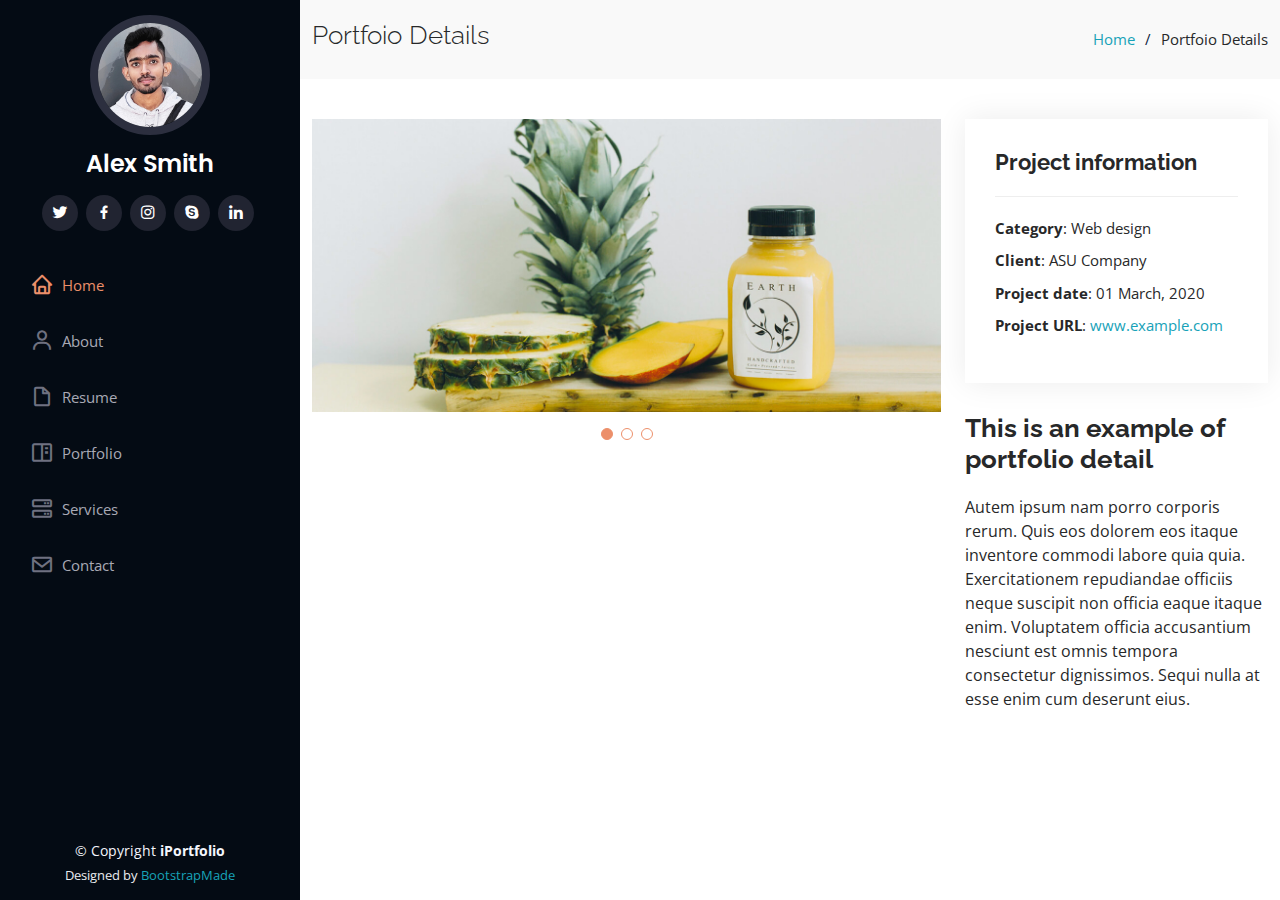
<file: portfolio-details.html>
<!DOCTYPE html>
<html lang="en">

<head>
  <meta charset="utf-8">
  <meta content="width=device-width, initial-scale=1.0" name="viewport">

  <title>Portfolio Details - iPortfolio Bootstrap Template</title>
  <meta content="" name="description">
  <meta content="" name="keywords">

  <!-- Favicons -->
  <link href="assets/img/favicon.png" rel="icon">
  <link href="assets/img/apple-touch-icon.png" rel="apple-touch-icon">

  <!-- Google Fonts -->
  <link href="https://fonts.googleapis.com/css?family=Open+Sans:300,300i,400,400i,600,600i,700,700i|Raleway:300,300i,400,400i,500,500i,600,600i,700,700i|Poppins:300,300i,400,400i,500,500i,600,600i,700,700i" rel="stylesheet">

  <!-- Vendor CSS Files -->
  <link href="assets/vendor/aos/aos.css" rel="stylesheet">
  <link href="assets/vendor/bootstrap/css/bootstrap.min.css" rel="stylesheet">
  <link href="assets/vendor/bootstrap-icons/bootstrap-icons.css" rel="stylesheet">
  <link href="assets/vendor/boxicons/css/boxicons.min.css" rel="stylesheet">
  <link href="assets/vendor/glightbox/css/glightbox.min.css" rel="stylesheet">
  <link href="assets/vendor/swiper/swiper-bundle.min.css" rel="stylesheet">

  <!-- Template Main CSS File -->
  <link href="assets/css/style.css" rel="stylesheet">

  <!-- =======================================================
  * Template Name: iPortfolio - v3.5.0
  * Template URL: https://bootstrapmade.com/iportfolio-bootstrap-portfolio-websites-template/
  * Author: BootstrapMade.com
  * License: https://bootstrapmade.com/license/
  ======================================================== -->
</head>

<body>

  <!-- ======= Mobile nav toggle button ======= -->
  <i class="bi bi-list mobile-nav-toggle d-xl-none"></i>

  <!-- ======= Header ======= -->
  <header id="header">
    <div class="d-flex flex-column">

      <div class="profile">
        <img src="assets/img/profile-img.jpg" alt="" class="img-fluid rounded-circle">
        <h1 class="text-light"><a href="index.html">Alex Smith</a></h1>
        <div class="social-links mt-3 text-center">
          <a href="#" class="twitter"><i class="bx bxl-twitter"></i></a>
          <a href="#" class="facebook"><i class="bx bxl-facebook"></i></a>
          <a href="#" class="instagram"><i class="bx bxl-instagram"></i></a>
          <a href="#" class="google-plus"><i class="bx bxl-skype"></i></a>
          <a href="#" class="linkedin"><i class="bx bxl-linkedin"></i></a>
        </div>
      </div>

      <nav id="navbar" class="nav-menu navbar">
        <ul>
          <li><a href="#hero" class="nav-link scrollto active"><i class="bx bx-home"></i> <span>Home</span></a></li>
          <li><a href="#about" class="nav-link scrollto"><i class="bx bx-user"></i> <span>About</span></a></li>
          <li><a href="#resume" class="nav-link scrollto"><i class="bx bx-file-blank"></i> <span>Resume</span></a></li>
          <li><a href="#portfolio" class="nav-link scrollto"><i class="bx bx-book-content"></i> <span>Portfolio</span></a></li>
          <li><a href="#services" class="nav-link scrollto"><i class="bx bx-server"></i> <span>Services</span></a></li>
          <li><a href="#contact" class="nav-link scrollto"><i class="bx bx-envelope"></i> <span>Contact</span></a></li>
        </ul>
      </nav><!-- .nav-menu -->
    </div>
  </header><!-- End Header -->

  <main id="main">

    <!-- ======= Breadcrumbs ======= -->
    <section id="breadcrumbs" class="breadcrumbs">
      <div class="container">

        <div class="d-flex justify-content-between align-items-center">
          <h2>Portfoio Details</h2>
          <ol>
            <li><a href="index.html">Home</a></li>
            <li>Portfoio Details</li>
          </ol>
        </div>

      </div>
    </section><!-- End Breadcrumbs -->

    <!-- ======= Portfolio Details Section ======= -->
    <section id="portfolio-details" class="portfolio-details">
      <div class="container">

        <div class="row gy-4">

          <div class="col-lg-8">
            <div class="portfolio-details-slider swiper">
              <div class="swiper-wrapper align-items-center">

                <div class="swiper-slide">
                  <img src="assets/img/portfolio/portfolio-details-1.jpg" alt="">
                </div>

                <div class="swiper-slide">
                  <img src="assets/img/portfolio/portfolio-details-2.jpg" alt="">
                </div>

                <div class="swiper-slide">
                  <img src="assets/img/portfolio/portfolio-details-3.jpg" alt="">
                </div>

              </div>
              <div class="swiper-pagination"></div>
            </div>
          </div>

          <div class="col-lg-4">
            <div class="portfolio-info">
              <h3>Project information</h3>
              <ul>
                <li><strong>Category</strong>: Web design</li>
                <li><strong>Client</strong>: ASU Company</li>
                <li><strong>Project date</strong>: 01 March, 2020</li>
                <li><strong>Project URL</strong>: <a href="#">www.example.com</a></li>
              </ul>
            </div>
            <div class="portfolio-description">
              <h2>This is an example of portfolio detail</h2>
              <p>
                Autem ipsum nam porro corporis rerum. Quis eos dolorem eos itaque inventore commodi labore quia quia. Exercitationem repudiandae officiis neque suscipit non officia eaque itaque enim. Voluptatem officia accusantium nesciunt est omnis tempora consectetur dignissimos. Sequi nulla at esse enim cum deserunt eius.
              </p>
            </div>
          </div>

        </div>

      </div>
    </section><!-- End Portfolio Details Section -->

  </main><!-- End #main -->

  <!-- ======= Footer ======= -->
  <footer id="footer">
    <div class="container">
      <div class="copyright">
        &copy; Copyright <strong><span>iPortfolio</span></strong>
      </div>
      <div class="credits">
        <!-- All the links in the footer should remain intact. -->
        <!-- You can delete the links only if you purchased the pro version. -->
        <!-- Licensing information: https://bootstrapmade.com/license/ -->
        <!-- Purchase the pro version with working PHP/AJAX contact form: https://bootstrapmade.com/iportfolio-bootstrap-portfolio-websites-template/ -->
        Designed by <a href="https://bootstrapmade.com/">BootstrapMade</a>
      </div>
    </div>
  </footer><!-- End  Footer -->

  <a href="#" class="back-to-top d-flex align-items-center justify-content-center"><i class="bi bi-arrow-up-short"></i></a>

  <!-- Vendor JS Files -->
  <script src="assets/vendor/aos/aos.js"></script>
  <script src="assets/vendor/bootstrap/js/bootstrap.bundle.min.js"></script>
  <script src="assets/vendor/glightbox/js/glightbox.min.js"></script>
  <script src="assets/vendor/isotope-layout/isotope.pkgd.min.js"></script>
  <script src="assets/vendor/php-email-form/validate.js"></script>
  <script src="assets/vendor/purecounter/purecounter.js"></script>
  <script src="assets/vendor/swiper/swiper-bundle.min.js"></script>
  <script src="assets/vendor/typed.js/typed.min.js"></script>
  <script src="assets/vendor/waypoints/noframework.waypoints.js"></script>

  <!-- Template Main JS File -->
  <script src="assets/js/main.js"></script>

</body>

</html>
</file>
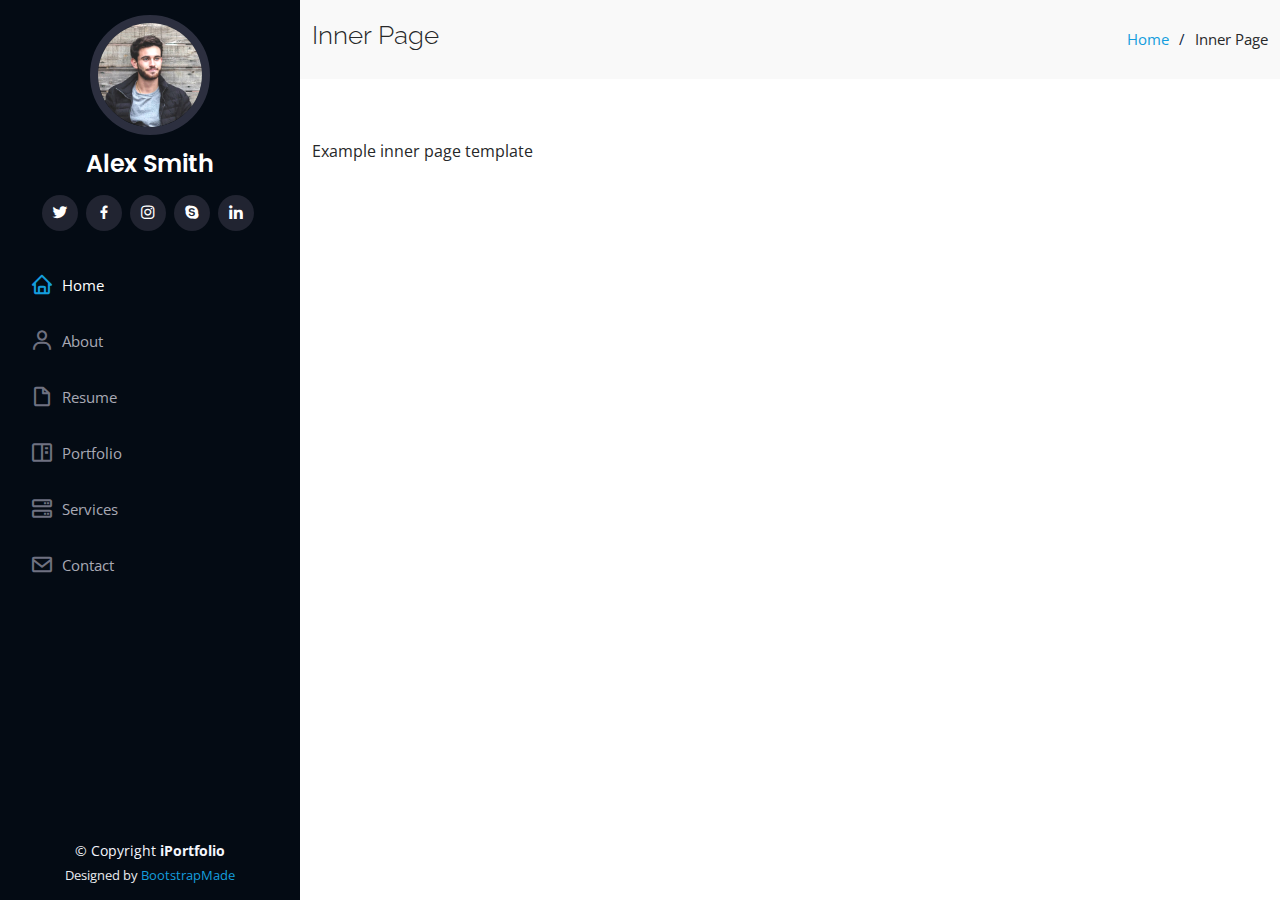
<file: Backup/inner-page.html>
<!DOCTYPE html>
<html lang="en">

<head>
  <meta charset="utf-8">
  <meta content="width=device-width, initial-scale=1.0" name="viewport">

  <title>Inner Page - iPortfolio Bootstrap Template</title>
  <meta content="" name="description">
  <meta content="" name="keywords">

  <!-- Favicons -->
  <link href="assets/img/favicon.png" rel="icon">
  <link href="assets/img/apple-touch-icon.png" rel="apple-touch-icon">

  <!-- Google Fonts -->
  <link href="https://fonts.googleapis.com/css?family=Open+Sans:300,300i,400,400i,600,600i,700,700i|Raleway:300,300i,400,400i,500,500i,600,600i,700,700i|Poppins:300,300i,400,400i,500,500i,600,600i,700,700i" rel="stylesheet">

  <!-- Vendor CSS Files -->
  <link href="assets/vendor/aos/aos.css" rel="stylesheet">
  <link href="assets/vendor/bootstrap/css/bootstrap.min.css" rel="stylesheet">
  <link href="assets/vendor/bootstrap-icons/bootstrap-icons.css" rel="stylesheet">
  <link href="assets/vendor/boxicons/css/boxicons.min.css" rel="stylesheet">
  <link href="assets/vendor/glightbox/css/glightbox.min.css" rel="stylesheet">
  <link href="assets/vendor/swiper/swiper-bundle.min.css" rel="stylesheet">

  <!-- Template Main CSS File -->
  <link href="assets/css/style.css" rel="stylesheet">

  <!-- =======================================================
  * Template Name: iPortfolio - v3.5.0
  * Template URL: https://bootstrapmade.com/iportfolio-bootstrap-portfolio-websites-template/
  * Author: BootstrapMade.com
  * License: https://bootstrapmade.com/license/
  ======================================================== -->
</head>

<body>

  <!-- ======= Mobile nav toggle button ======= -->
  <i class="bi bi-list mobile-nav-toggle d-xl-none"></i>

  <!-- ======= Header ======= -->
  <header id="header">
    <div class="d-flex flex-column">

      <div class="profile">
        <img src="assets/img/profile-img.jpg" alt="" class="img-fluid rounded-circle">
        <h1 class="text-light"><a href="index.html">Alex Smith</a></h1>
        <div class="social-links mt-3 text-center">
          <a href="#" class="twitter"><i class="bx bxl-twitter"></i></a>
          <a href="#" class="facebook"><i class="bx bxl-facebook"></i></a>
          <a href="#" class="instagram"><i class="bx bxl-instagram"></i></a>
          <a href="#" class="google-plus"><i class="bx bxl-skype"></i></a>
          <a href="#" class="linkedin"><i class="bx bxl-linkedin"></i></a>
        </div>
      </div>

      <nav id="navbar" class="nav-menu navbar">
        <ul>
          <li><a href="#hero" class="nav-link scrollto active"><i class="bx bx-home"></i> <span>Home</span></a></li>
          <li><a href="#about" class="nav-link scrollto"><i class="bx bx-user"></i> <span>About</span></a></li>
          <li><a href="#resume" class="nav-link scrollto"><i class="bx bx-file-blank"></i> <span>Resume</span></a></li>
          <li><a href="#portfolio" class="nav-link scrollto"><i class="bx bx-book-content"></i> <span>Portfolio</span></a></li>
          <li><a href="#services" class="nav-link scrollto"><i class="bx bx-server"></i> <span>Services</span></a></li>
          <li><a href="#contact" class="nav-link scrollto"><i class="bx bx-envelope"></i> <span>Contact</span></a></li>
        </ul>
      </nav><!-- .nav-menu -->
    </div>
  </header><!-- End Header -->

  <main id="main">

    <!-- ======= Breadcrumbs ======= -->
    <section class="breadcrumbs">
      <div class="container">

        <div class="d-flex justify-content-between align-items-center">
          <h2>Inner Page</h2>
          <ol>
            <li><a href="index.html">Home</a></li>
            <li>Inner Page</li>
          </ol>
        </div>

      </div>
    </section><!-- End Breadcrumbs -->

    <section class="inner-page">
      <div class="container">
        <p>
          Example inner page template
        </p>
      </div>
    </section>

  </main><!-- End #main -->

  <!-- ======= Footer ======= -->
  <footer id="footer">
    <div class="container">
      <div class="copyright">
        &copy; Copyright <strong><span>iPortfolio</span></strong>
      </div>
      <div class="credits">
        <!-- All the links in the footer should remain intact. -->
        <!-- You can delete the links only if you purchased the pro version. -->
        <!-- Licensing information: https://bootstrapmade.com/license/ -->
        <!-- Purchase the pro version with working PHP/AJAX contact form: https://bootstrapmade.com/iportfolio-bootstrap-portfolio-websites-template/ -->
        Designed by <a href="https://bootstrapmade.com/">BootstrapMade</a>
      </div>
    </div>
  </footer><!-- End  Footer -->

  <a href="#" class="back-to-top d-flex align-items-center justify-content-center"><i class="bi bi-arrow-up-short"></i></a>

  <!-- Vendor JS Files -->
  <script src="assets/vendor/aos/aos.js"></script>
  <script src="assets/vendor/bootstrap/js/bootstrap.bundle.min.js"></script>
  <script src="assets/vendor/glightbox/js/glightbox.min.js"></script>
  <script src="assets/vendor/isotope-layout/isotope.pkgd.min.js"></script>
  <script src="assets/vendor/php-email-form/validate.js"></script>
  <script src="assets/vendor/purecounter/purecounter.js"></script>
  <script src="assets/vendor/swiper/swiper-bundle.min.js"></script>
  <script src="assets/vendor/typed.js/typed.min.js"></script>
  <script src="assets/vendor/waypoints/noframework.waypoints.js"></script>

  <!-- Template Main JS File -->
  <script src="assets/js/main.js"></script>

</body>

</html>
</file>
<file: Backup/assets/css/style.css>
/**
* Template Name: iPortfolio - v3.5.0
* Template URL: https://bootstrapmade.com/iportfolio-bootstrap-portfolio-websites-template/
* Author: BootstrapMade.com
* License: https://bootstrapmade.com/license/
*/

/*--------------------------------------------------------------
# General
--------------------------------------------------------------*/
body {
  font-family: "Open Sans", sans-serif;
  color: #272829;
}

a {
  color: #149ddd;
  text-decoration: none;
}

a:hover {
  color: #37b3ed;
  text-decoration: none;
}

h1, h2, h3, h4, h5, h6 {
  font-family: "Raleway", sans-serif;
}

/*--------------------------------------------------------------
# Back to top button
--------------------------------------------------------------*/
.back-to-top {
  position: fixed;
  visibility: hidden;
  opacity: 0;
  right: 15px;
  bottom: 15px;
  z-index: 996;
  background: #149ddd;
  width: 40px;
  height: 40px;
  border-radius: 50px;
  transition: all 0.4s;
}
.back-to-top i {
  font-size: 28px;
  color: #fff;
  line-height: 0;
}
.back-to-top:hover {
  background: #2eafec;
  color: #fff;
}
.back-to-top.active {
  visibility: visible;
  opacity: 1;
}

/*--------------------------------------------------------------
# Header
--------------------------------------------------------------*/
#header {
  position: fixed;
  top: 0;
  left: 0;
  bottom: 0;
  width: 300px;
  transition: all ease-in-out 0.5s;
  z-index: 9997;
  transition: all 0.5s;
  padding: 0 15px;
  background: #040b14;
  overflow-y: auto;
}
#header .profile img {
  margin: 15px auto;
  display: block;
  width: 120px;
  border: 8px solid #2c2f3f;
}
#header .profile h1 {
  font-size: 24px;
  margin: 0;
  padding: 0;
  font-weight: 600;
  -moz-text-align-last: center;
  text-align-last: center;
  font-family: "Poppins", sans-serif;
}
#header .profile h1 a, #header .profile h1 a:hover {
  color: #fff;
  text-decoration: none;
}
#header .profile .social-links a {
  font-size: 18px;
  display: inline-block;
  background: #212431;
  color: #fff;
  line-height: 1;
  padding: 8px 0;
  margin-right: 4px;
  border-radius: 50%;
  text-align: center;
  width: 36px;
  height: 36px;
  transition: 0.3s;
}
#header .profile .social-links a:hover {
  background: #149ddd;
  color: #fff;
  text-decoration: none;
}

#main {
  margin-left: 300px;
}

@media (max-width: 1199px) {
  #header {
    left: -300px;
  }

  #main {
    margin-left: 0;
  }
}
/*--------------------------------------------------------------
# Navigation Menu
--------------------------------------------------------------*/
/* Desktop Navigation */
.nav-menu {
  padding: 30px 0 0 0;
}
.nav-menu * {
  margin: 0;
  padding: 0;
  list-style: none;
}
.nav-menu > ul > li {
  position: relative;
  white-space: nowrap;
}
.nav-menu a, .nav-menu a:focus {
  display: flex;
  align-items: center;
  color: #a8a9b4;
  padding: 12px 15px;
  margin-bottom: 8px;
  transition: 0.3s;
  font-size: 15px;
}
.nav-menu a i, .nav-menu a:focus i {
  font-size: 24px;
  padding-right: 8px;
  color: #6f7180;
}
.nav-menu a:hover, .nav-menu .active, .nav-menu .active:focus, .nav-menu li:hover > a {
  text-decoration: none;
  color: #fff;
}
.nav-menu a:hover i, .nav-menu .active i, .nav-menu .active:focus i, .nav-menu li:hover > a i {
  color: #149ddd;
}

/* Mobile Navigation */
.mobile-nav-toggle {
  position: fixed;
  right: 15px;
  top: 15px;
  z-index: 9998;
  border: 0;
  font-size: 24px;
  transition: all 0.4s;
  outline: none !important;
  background-color: #149ddd;
  color: #fff;
  width: 40px;
  height: 40px;
  display: inline-flex;
  align-items: center;
  justify-content: center;
  line-height: 0;
  border-radius: 50px;
  cursor: pointer;
}

.mobile-nav-active {
  overflow: hidden;
}
.mobile-nav-active #header {
  left: 0;
}

/*--------------------------------------------------------------
# Hero Section
--------------------------------------------------------------*/
#hero {
  width: 100%;
  height: 100vh;
  background: url("../img/hero-bg.jpg") top center;
  background-size: cover;
}
#hero:before {
  content: "";
  background: rgba(5, 13, 24, 0.3);
  position: absolute;
  bottom: 0;
  top: 0;
  left: 0;
  right: 0;
  z-index: 1;
}
#hero .hero-container {
  position: relative;
  z-index: 2;
  min-width: 300px;
}
#hero h1 {
  margin: 0 0 10px 0;
  font-size: 64px;
  font-weight: 700;
  line-height: 56px;
  color: #fff;
}
#hero p {
  color: #fff;
  margin-bottom: 50px;
  font-size: 26px;
  font-family: "Poppins", sans-serif;
}
#hero p span {
  color: #fff;
  padding-bottom: 4px;
  letter-spacing: 1px;
  border-bottom: 3px solid #149ddd;
}
@media (min-width: 1024px) {
  #hero {
    background-attachment: fixed;
  }
}
@media (max-width: 768px) {
  #hero h1 {
    font-size: 28px;
    line-height: 36px;
  }
  #hero h2 {
    font-size: 18px;
    line-height: 24px;
    margin-bottom: 30px;
  }
}

/*--------------------------------------------------------------
# Sections General
--------------------------------------------------------------*/
section {
  padding: 60px 0;
  overflow: hidden;
}

.section-bg {
  background: #f5f8fd;
}

.section-title {
  padding-bottom: 30px;
}
.section-title h2 {
  font-size: 32px;
  font-weight: bold;
  margin-bottom: 20px;
  padding-bottom: 20px;
  position: relative;
  color: #173b6c;
}
.section-title h2::after {
  content: "";
  position: absolute;
  display: block;
  width: 50px;
  height: 3px;
  background: #149ddd;
  bottom: 0;
  left: 0;
}
.section-title p {
  margin-bottom: 0;
}

/*--------------------------------------------------------------
# About
--------------------------------------------------------------*/
.about .content h3 {
  font-weight: 700;
  font-size: 26px;
  color: #173b6c;
}
.about .content ul {
  list-style: none;
  padding: 0;
}
.about .content ul li {
  margin-bottom: 20px;
  display: flex;
  align-items: center;
}
.about .content ul strong {
  margin-right: 10px;
}
.about .content ul i {
  font-size: 16px;
  margin-right: 5px;
  color: #149ddd;
  line-height: 0;
}
.about .content p:last-child {
  margin-bottom: 0;
}

/*--------------------------------------------------------------
# Facts
--------------------------------------------------------------*/
.facts {
  padding-bottom: 30px;
}
.facts .count-box {
  padding: 30px;
  width: 100%;
}
.facts .count-box i {
  display: block;
  font-size: 44px;
  color: #149ddd;
  float: left;
  line-height: 0;
}
.facts .count-box span {
  font-size: 48px;
  line-height: 40px;
  display: block;
  font-weight: 700;
  color: #050d18;
  margin-left: 60px;
}
.facts .count-box p {
  padding: 15px 0 0 0;
  margin: 0 0 0 60px;
  font-family: "Raleway", sans-serif;
  font-size: 14px;
  color: #122f57;
}
.facts .count-box a {
  font-weight: 600;
  display: block;
  margin-top: 20px;
  color: #122f57;
  font-size: 15px;
  font-family: "Poppins", sans-serif;
  transition: ease-in-out 0.3s;
}
.facts .count-box a:hover {
  color: #1f5297;
}

/*--------------------------------------------------------------
# Akills
--------------------------------------------------------------*/
.skills .progress {
  height: 60px;
  display: block;
  background: none;
  border-radius: 0;
}
.skills .progress .skill {
  padding: 0;
  margin: 0 0 6px 0;
  text-transform: uppercase;
  display: block;
  font-weight: 600;
  font-family: "Poppins", sans-serif;
  color: #050d18;
}
.skills .progress .skill .val {
  float: right;
  font-style: normal;
}
.skills .progress-bar-wrap {
  background: #dce8f8;
  height: 10px;
}
.skills .progress-bar {
  width: 1px;
  height: 10px;
  transition: 0.9s;
  background-color: #149ddd;
}

/*--------------------------------------------------------------
# Resume
--------------------------------------------------------------*/
.resume .resume-title {
  font-size: 26px;
  font-weight: 700;
  margin-top: 20px;
  margin-bottom: 20px;
  color: #050d18;
}
.resume .resume-item {
  padding: 0 0 20px 20px;
  margin-top: -2px;
  border-left: 2px solid #1f5297;
  position: relative;
}
.resume .resume-item h4 {
  line-height: 18px;
  font-size: 18px;
  font-weight: 600;
  text-transform: uppercase;
  font-family: "Poppins", sans-serif;
  color: #050d18;
  margin-bottom: 10px;
}
.resume .resume-item h5 {
  font-size: 16px;
  background: #e4edf9;
  padding: 5px 15px;
  display: inline-block;
  font-weight: 600;
  margin-bottom: 10px;
}
.resume .resume-item ul {
  padding-left: 20px;
}
.resume .resume-item ul li {
  padding-bottom: 10px;
}
.resume .resume-item:last-child {
  padding-bottom: 0;
}
.resume .resume-item::before {
  content: "";
  position: absolute;
  width: 16px;
  height: 16px;
  border-radius: 50px;
  left: -9px;
  top: 0;
  background: #fff;
  border: 2px solid #1f5297;
}

/*--------------------------------------------------------------
# Portfolio
--------------------------------------------------------------*/
.portfolio .portfolio-item {
  margin-bottom: 30px;
}
.portfolio #portfolio-flters {
  padding: 0;
  margin: 0 auto 35px auto;
  list-style: none;
  text-align: center;
  background: #fff;
  border-radius: 50px;
  padding: 2px 15px;
}
.portfolio #portfolio-flters li {
  cursor: pointer;
  display: inline-block;
  padding: 10px 15px 8px 15px;
  font-size: 14px;
  font-weight: 600;
  line-height: 1;
  text-transform: uppercase;
  color: #272829;
  margin-bottom: 5px;
  transition: all 0.3s ease-in-out;
}
.portfolio #portfolio-flters li:hover, .portfolio #portfolio-flters li.filter-active {
  color: #149ddd;
}
.portfolio #portfolio-flters li:last-child {
  margin-right: 0;
}
.portfolio .portfolio-wrap {
  transition: 0.3s;
  position: relative;
  overflow: hidden;
  z-index: 1;
}
.portfolio .portfolio-wrap::before {
  content: "";
  background: rgba(255, 255, 255, 0.5);
  position: absolute;
  left: 0;
  right: 0;
  top: 0;
  bottom: 0;
  transition: all ease-in-out 0.3s;
  z-index: 2;
  opacity: 0;
}
.portfolio .portfolio-wrap .portfolio-links {
  opacity: 1;
  left: 0;
  right: 0;
  bottom: -60px;
  z-index: 3;
  position: absolute;
  transition: all ease-in-out 0.3s;
  display: flex;
  justify-content: center;
}
.portfolio .portfolio-wrap .portfolio-links a {
  color: #fff;
  font-size: 28px;
  text-align: center;
  background: rgba(20, 157, 221, 0.75);
  transition: 0.3s;
  width: 50%;
}
.portfolio .portfolio-wrap .portfolio-links a:hover {
  background: rgba(20, 157, 221, 0.95);
}
.portfolio .portfolio-wrap .portfolio-links a + a {
  border-left: 1px solid #37b3ed;
}
.portfolio .portfolio-wrap:hover::before {
  top: 0;
  left: 0;
  right: 0;
  bottom: 0;
  opacity: 1;
}
.portfolio .portfolio-wrap:hover .portfolio-links {
  opacity: 1;
  bottom: 0;
}

/*--------------------------------------------------------------
# Portfolio Details
--------------------------------------------------------------*/
.portfolio-details {
  padding-top: 40px;
}
.portfolio-details .portfolio-details-slider img {
  width: 100%;
}
.portfolio-details .portfolio-details-slider .swiper-pagination {
  margin-top: 20px;
  position: relative;
}
.portfolio-details .portfolio-details-slider .swiper-pagination .swiper-pagination-bullet {
  width: 12px;
  height: 12px;
  background-color: #fff;
  opacity: 1;
  border: 1px solid #149ddd;
}
.portfolio-details .portfolio-details-slider .swiper-pagination .swiper-pagination-bullet-active {
  background-color: #149ddd;
}
.portfolio-details .portfolio-info {
  padding: 30px;
  box-shadow: 0px 0 30px rgba(5, 13, 24, 0.08);
}
.portfolio-details .portfolio-info h3 {
  font-size: 22px;
  font-weight: 700;
  margin-bottom: 20px;
  padding-bottom: 20px;
  border-bottom: 1px solid #eee;
}
.portfolio-details .portfolio-info ul {
  list-style: none;
  padding: 0;
  font-size: 15px;
}
.portfolio-details .portfolio-info ul li + li {
  margin-top: 10px;
}
.portfolio-details .portfolio-description {
  padding-top: 30px;
}
.portfolio-details .portfolio-description h2 {
  font-size: 26px;
  font-weight: 700;
  margin-bottom: 20px;
}
.portfolio-details .portfolio-description p {
  padding: 0;
}

/*--------------------------------------------------------------
# Services
--------------------------------------------------------------*/
.services .icon-box {
  margin-bottom: 20px;
}
.services .icon {
  float: left;
  display: flex;
  align-items: center;
  justify-content: center;
  width: 54px;
  height: 54px;
  background: #149ddd;
  border-radius: 50%;
  transition: 0.5s;
  border: 1px solid #149ddd;
}
.services .icon i {
  color: #fff;
  font-size: 24px;
  line-height: 0;
}
.services .icon-box:hover .icon {
  background: #fff;
}
.services .icon-box:hover .icon i {
  color: #149ddd;
}
.services .title {
  margin-left: 80px;
  font-weight: 700;
  margin-bottom: 15px;
  font-size: 18px;
}
.services .title a {
  color: #343a40;
}
.services .title a:hover {
  color: #149ddd;
}
.services .description {
  margin-left: 80px;
  line-height: 24px;
  font-size: 14px;
}

/*--------------------------------------------------------------
# Testimonials
--------------------------------------------------------------*/
.testimonials .testimonials-carousel, .testimonials .testimonials-slider {
  overflow: hidden;
}
.testimonials .testimonial-item {
  box-sizing: content-box;
  text-align: center;
  min-height: 320px;
}
.testimonials .testimonial-item .testimonial-img {
  width: 90px;
  border-radius: 50%;
  margin: 0 auto;
}
.testimonials .testimonial-item h3 {
  font-size: 18px;
  font-weight: bold;
  margin: 10px 0 5px 0;
  color: #111;
}
.testimonials .testimonial-item h4 {
  font-size: 14px;
  color: #999;
  margin: 0;
}
.testimonials .testimonial-item .quote-icon-left, .testimonials .testimonial-item .quote-icon-right {
  color: #c3e8fa;
  font-size: 26px;
}
.testimonials .testimonial-item .quote-icon-left {
  display: inline-block;
  left: -5px;
  position: relative;
}
.testimonials .testimonial-item .quote-icon-right {
  display: inline-block;
  right: -5px;
  position: relative;
  top: 10px;
}
.testimonials .testimonial-item p {
  font-style: italic;
  margin: 0 15px 15px 15px;
  padding: 20px;
  background: #fff;
  position: relative;
  margin-bottom: 35px;
  border-radius: 6px;
  box-shadow: 0px 2px 15px rgba(0, 0, 0, 0.1);
}
.testimonials .testimonial-item p::after {
  content: "";
  width: 0;
  height: 0;
  border-top: 20px solid #fff;
  border-right: 20px solid transparent;
  border-left: 20px solid transparent;
  position: absolute;
  bottom: -20px;
  left: calc(50% - 20px);
}
.testimonials .swiper-pagination {
  margin-top: 20px;
  position: relative;
}
.testimonials .swiper-pagination .swiper-pagination-bullet {
  width: 12px;
  height: 12px;
  background-color: #fff;
  opacity: 1;
  border: 1px solid #149ddd;
}
.testimonials .swiper-pagination .swiper-pagination-bullet-active {
  background-color: #149ddd;
}

/*--------------------------------------------------------------
# Contact
--------------------------------------------------------------*/
.contact {
  padding-bottom: 130px;
}
.contact .info {
  padding: 30px;
  background: #fff;
  width: 100%;
  box-shadow: 0 0 24px 0 rgba(0, 0, 0, 0.12);
}
.contact .info i {
  font-size: 20px;
  color: #149ddd;
  float: left;
  width: 44px;
  height: 44px;
  background: #dff3fc;
  display: flex;
  justify-content: center;
  align-items: center;
  border-radius: 50px;
  transition: all 0.3s ease-in-out;
}
.contact .info h4 {
  padding: 0 0 0 60px;
  font-size: 22px;
  font-weight: 600;
  margin-bottom: 5px;
  color: #050d18;
}
.contact .info p {
  padding: 0 0 10px 60px;
  margin-bottom: 20px;
  font-size: 14px;
  color: #173b6c;
}
.contact .info .email p {
  padding-top: 5px;
}
.contact .info .social-links {
  padding-left: 60px;
}
.contact .info .social-links a {
  font-size: 18px;
  display: inline-block;
  background: #333;
  color: #fff;
  line-height: 1;
  padding: 8px 0;
  border-radius: 50%;
  text-align: center;
  width: 36px;
  height: 36px;
  transition: 0.3s;
  margin-right: 10px;
}
.contact .info .social-links a:hover {
  background: #149ddd;
  color: #fff;
}
.contact .info .email:hover i, .contact .info .address:hover i, .contact .info .phone:hover i {
  background: #149ddd;
  color: #fff;
}
.contact .php-email-form {
  width: 100%;
  padding: 30px;
  background: #fff;
  box-shadow: 0 0 24px 0 rgba(0, 0, 0, 0.12);
}
.contact .php-email-form .form-group {
  padding-bottom: 8px;
}
.contact .php-email-form .validate {
  display: none;
  color: red;
  margin: 0 0 15px 0;
  font-weight: 400;
  font-size: 13px;
}
.contact .php-email-form .error-message {
  display: none;
  color: #fff;
  background: #ed3c0d;
  text-align: left;
  padding: 15px;
  font-weight: 600;
}
.contact .php-email-form .error-message br + br {
  margin-top: 25px;
}
.contact .php-email-form .sent-message {
  display: none;
  color: #fff;
  background: #18d26e;
  text-align: center;
  padding: 15px;
  font-weight: 600;
}
.contact .php-email-form .loading {
  display: none;
  background: #fff;
  text-align: center;
  padding: 15px;
}
.contact .php-email-form .loading:before {
  content: "";
  display: inline-block;
  border-radius: 50%;
  width: 24px;
  height: 24px;
  margin: 0 10px -6px 0;
  border: 3px solid #18d26e;
  border-top-color: #eee;
  -webkit-animation: animate-loading 1s linear infinite;
  animation: animate-loading 1s linear infinite;
}
.contact .php-email-form .form-group {
  margin-bottom: 15px;
}
.contact .php-email-form label {
  padding-bottom: 8px;
}
.contact .php-email-form input, .contact .php-email-form textarea {
  border-radius: 0;
  box-shadow: none;
  font-size: 14px;
}
.contact .php-email-form input {
  height: 44px;
}
.contact .php-email-form textarea {
  padding: 10px 15px;
}
.contact .php-email-form button[type=submit] {
  background: #149ddd;
  border: 0;
  padding: 10px 24px;
  color: #fff;
  transition: 0.4s;
  border-radius: 4px;
}
.contact .php-email-form button[type=submit]:hover {
  background: #37b3ed;
}
@-webkit-keyframes animate-loading {
  0% {
    transform: rotate(0deg);
  }
  100% {
    transform: rotate(360deg);
  }
}
@keyframes animate-loading {
  0% {
    transform: rotate(0deg);
  }
  100% {
    transform: rotate(360deg);
  }
}

/*--------------------------------------------------------------
# Breadcrumbs
--------------------------------------------------------------*/
.breadcrumbs {
  padding: 20px 0;
  background: #f9f9f9;
}
.breadcrumbs h2 {
  font-size: 26px;
  font-weight: 300;
}
.breadcrumbs ol {
  display: flex;
  flex-wrap: wrap;
  list-style: none;
  padding: 0;
  margin: 0;
  font-size: 15px;
}
.breadcrumbs ol li + li {
  padding-left: 10px;
}
.breadcrumbs ol li + li::before {
  display: inline-block;
  padding-right: 10px;
  color: #0e2442;
  content: "/";
}
@media (max-width: 768px) {
  .breadcrumbs .d-flex {
    display: block !important;
  }
  .breadcrumbs ol {
    display: block;
  }
  .breadcrumbs ol li {
    display: inline-block;
  }
}

/*--------------------------------------------------------------
# Footer
--------------------------------------------------------------*/
#footer {
  padding: 15px;
  color: #f4f6fd;
  font-size: 14px;
  position: fixed;
  left: 0;
  bottom: 0;
  width: 300px;
  z-index: 9999;
  background: #040b14;
}
#footer .copyright {
  text-align: center;
}
#footer .credits {
  padding-top: 5px;
  text-align: center;
  font-size: 13px;
  color: #eaebf0;
}
@media (max-width: 1199px) {
  #footer {
    position: static;
    width: auto;
    padding-right: 20px 15px;
  }
}
</file>
<file: assets/css/style.css>
/**
* Template Name: iPortfolio - v3.5.0
* Template URL: https://bootstrapmade.com/iportfolio-bootstrap-portfolio-websites-template/
* Author: BootstrapMade.com
* License: https://bootstrapmade.com/license/
*/

:root {
  --blue: #007bff;
  --indigo: #6610f2;
  --purple: #6f42c1;
  --pink: #e83e8c;
  --red: #dc3545;
  --orange: #fd7e14;
  --yellow: #ffc107;
  --green: #28a745;
  --teal: #20c997;
  --cyan: #17a2b8;
  --white: #fff;
  --gray: #6c757d;
  --gray-dark: #343a40;
  --primary: #007bff;
  --secondary: #6c757d;
  --success: #28a745;
  --info: #17a2b8;
  --warning: #ffc107;
  --danger: #dc3545;
  --light: #f8f9fa;
  --dark: #343a40;
  --breakpoint-xs: 0;
  --breakpoint-sm: 576px;
  --breakpoint-md: 768px;
  --breakpoint-lg: 992px;
  --breakpoint-xl: 1200px;
  --font-family-sans-serif: -apple-system, BlinkMacSystemFont, "Segoe UI", Roboto, "Helvetica Neue", Arial, "Noto Sans", sans-serif, "Apple Color Emoji", "Segoe UI Emoji", "Segoe UI Symbol", "Noto Color Emoji";
  --font-family-monospace: SFMono-Regular, Menlo, Monaco, Consolas, "Liberation Mono", "Courier New", monospace; }


/*--------------------------------------------------------------
# General
--------------------------------------------------------------*/
body {
  font-family: "Open Sans", sans-serif;
  color: #272829;
}

a {
  color: #17a2b8;
  text-decoration: none;
}

a:hover {
  color: #ec8f6a;
  text-decoration: none;
}

h1, h2, h3, h4, h5, h6 {
  font-family: "Raleway", sans-serif;
}

/*--------------------------------------------------------------
# Back to top button
--------------------------------------------------------------*/
.back-to-top {
  position: fixed;
  visibility: hidden;
  opacity: 0;
  right: 15px;
  bottom: 15px;
  z-index: 996;
  background: #ec8f6a;
  width: 40px;
  height: 40px;
  border-radius: 50px;
  transition: all 0.4s;
}
.back-to-top i {
  font-size: 28px;
  color: #fff;
  line-height: 0;
}
.back-to-top:hover {
  background: #2eafec;
  color: #fff;
}
.back-to-top.active {
  visibility: visible;
  opacity: 1;
}

/*--------------------------------------------------------------
# Header
--------------------------------------------------------------*/
#header {
  position: fixed;
  top: 0;
  left: 0;
  bottom: 0;
  width: 300px;
  transition: all ease-in-out 0.5s;
  z-index: 9997;
  transition: all 0.5s;
  padding: 0 15px;
  background: #040b14;
  overflow-y: auto;
}
#header .profile img {
  margin: 15px auto;
  display: block;
  width: 120px;
  border: 8px solid #2c2f3f;
}
#header .profile h1 {
  font-size: 24px;
  margin: 0;
  padding: 0;
  font-weight: 600;
  -moz-text-align-last: center;
  text-align-last: center;
  font-family: "Poppins", sans-serif;
}
#header .profile h1 a, #header .profile h1 a:hover {
  color: #fff;
  text-decoration: none;
}
#header .profile .social-links a {
  font-size: 18px;
  display: inline-block;
  background: #212431;
  color: #fff;
  line-height: 1;
  padding: 8px 0;
  margin-right: 4px;
  border-radius: 50%;
  text-align: center;
  width: 36px;
  height: 36px;
  transition: 0.3s;
}
#header .profile .social-links a:hover {
  background: #ec8f6a;
  color: #fff;
  text-decoration: none;
}

#main {
  margin-left: 300px;
}

@media (max-width: 1199px) {
  #header {
    left: -300px;
  }

  #main {
    margin-left: 0;
  }
}
/*--------------------------------------------------------------
# Navigation Menu
--------------------------------------------------------------*/
/* Desktop Navigation */
.nav-menu {
  padding: 30px 0 0 0;
}
.nav-menu * {
  margin: 0;
  padding: 0;
  list-style: none;
}
.nav-menu > ul > li {
  position: relative;
  white-space: nowrap;
}
.nav-menu a, .nav-menu a:focus {
  display: flex;
  align-items: center;
  color: #a8a9b4;
  padding: 12px 15px;
  margin-bottom: 8px;
  transition: 0.3s;
  font-size: 15px;
}
.nav-menu a i, .nav-menu a:focus i {
  font-size: 24px;
  padding-right: 8px;
  color: #6f7180;
}
.nav-menu a:hover, .nav-menu .active, .nav-menu .active:focus, .nav-menu li:hover > a {
  text-decoration: none;
  color: #ec8f6a;
}
.nav-menu a:hover i, .nav-menu .active i, .nav-menu .active:focus i, .nav-menu li:hover > a i {
  color: #ec8f6a;
}

/* Mobile Navigation */
.mobile-nav-toggle {
  position: fixed;
  right: 15px;
  top: 15px;
  z-index: 9998;
  border: 0;
  font-size: 24px;
  transition: all 0.4s;
  outline: none !important;
  background-color: #ec8f6a;
  color: #fff;
  width: 40px;
  height: 40px;
  display: inline-flex;
  align-items: center;
  justify-content: center;
  line-height: 0;
  border-radius: 50px;
  cursor: pointer;
}

.mobile-nav-active {
  overflow: hidden;
}
.mobile-nav-active #header {
  left: 0;
}

/*--------------------------------------------------------------
# Hero Section
--------------------------------------------------------------*/
#hero {
  width: 100%;
  height: 100vh;
  background: url("../img/hero-bg.jpg") top center;
  background-size: cover;
}
#hero:before {
  content: "";
  background: rgba(5, 13, 24, 0.3);
  position: absolute;
  bottom: 0;
  top: 0;
  left: 0;
  right: 0;
  z-index: 1;
}
#hero .hero-container {
  position: relative;
  z-index: 2;
  min-width: 300px;
}
#hero h1 {
  margin: 0 0 10px 0;
  font-size: 64px;
  font-weight: 700;
  line-height: 56px;
  color: #fff;
}
#hero p {
  color: #fff;
  margin-bottom: 50px;
  font-size: 26px;
  font-family: "Poppins", sans-serif;
}
#hero p span {
  color: #fff;
  padding-bottom: 4px;
  letter-spacing: 1px;
  border-bottom: 3px solid #ec8f6a;
}
@media (min-width: 1024px) {
  #hero {
    background-attachment: fixed;
  }
}
@media (max-width: 768px) {
  #hero h1 {
    font-size: 28px;
    line-height: 36px;
  }
  #hero h2 {
    font-size: 18px;
    /*line-height: 24px;*/
    /*margin-bottom: 30px;*/
  }
}

/*--------------------------------------------------------------
# Sections General
--------------------------------------------------------------*/
section {
  padding: 60px 0;
  overflow: hidden;
}

.section-bg {
  background: #f5f8fd;
}

.section-title {
  padding-bottom: 30px;
}
.section-title h2 {
  font-size: 32px;
  font-weight: bold;
  margin-bottom: 20px;
  padding-bottom: 20px;
  position: relative;
  color: #ec8f6a;
}
.section-title h2::after {
  content: "";
  position: absolute;
  display: block;
  width: 50px;
  height: 3px;
  background: #ec8f6a;
  bottom: 0;
  left: 0;
}
.section-title p {
  margin-bottom: 0;
}

/*--------------------------------------------------------------
# About
--------------------------------------------------------------*/
.about .content h3 {
  font-weight: 700;
  font-size: 26px;
  color: #ec8f6a;
}
.about .content ul {
  list-style: none;
  padding: 0;
}
.about .content ul li {
  margin-bottom: 20px;
  display: flex;
  align-items: center;
}
.about .content ul strong {
  margin-right: 10px;
}
.about .content ul i {
  font-size: 16px;
  margin-right: 5px;
  color: #ec8f6a;
  line-height: 0;
}
.about .content p:last-child {
  margin-bottom: 0;
}

/*--------------------------------------------------------------
# Facts
--------------------------------------------------------------*/
.facts {
  padding-bottom: 30px;
}
.facts .count-box {
  padding: 30px;
  width: 100%;
}
.facts .count-box i {
  display: block;
  font-size: 44px;
  color: #ec8f6a;
  float: left;
  line-height: 0;
}
.facts .count-box span {
  font-size: 48px;
  line-height: 40px;
  display: block;
  font-weight: 700;
  color: #050d18;
  margin-left: 60px;
}
.facts .count-box p {
  padding: 15px 0 0 0;
  margin: 0 0 0 60px;
  font-family: "Raleway", sans-serif;
  font-size: 14px;
  color: #122f57;
}
.facts .count-box a {
  font-weight: 600;
  display: block;
  margin-top: 20px;
  color: #122f57;
  font-size: 15px;
  font-family: "Poppins", sans-serif;
  transition: ease-in-out 0.3s;
}
.facts .count-box a:hover {
  color: #1f5297;
}

/*--------------------------------------------------------------
# Akills
--------------------------------------------------------------*/
.skills .progress {
  height: 60px;
  display: block;
  background: none;
  border-radius: 0;
}
.skills .progress .skill {
  padding: 0;
  margin: 0 0 6px 0;
  text-transform: uppercase;
  display: block;
  font-weight: 600;
  font-family: "Poppins", sans-serif;
  color: #050d18;
}
.skills .progress .skill .val {
  float: right;
  font-style: normal;
}
.skills .progress-bar-wrap {
  background: #dce8f8;
  height: 10px;
}
.skills .progress-bar {
  width: 1px;
  height: 10px;
  transition: 0.9s;
  background-color: #ec8f6a;
}

/*--------------------------------------------------------------
# Resume
--------------------------------------------------------------*/
.resume .resume-title {
  font-size: 26px;
  font-weight: 700;
  margin-top: 20px;
  margin-bottom: 20px;
  color: #050d18;
}
.resume .resume-item {
  padding: 0 0 20px 20px;
  margin-top: -2px;
  border-left: 2px solid #1f5297;
  position: relative;
}
.resume .resume-item h4 {
  line-height: 18px;
  font-size: 18px;
  font-weight: 600;
  text-transform: uppercase;
  font-family: "Poppins", sans-serif;
  color: #050d18;
  margin-bottom: 10px;
}
.resume .resume-item h5 {
  font-size: 16px;
  background: #e4edf9;
  padding: 5px 15px;
  display: inline-block;
  font-weight: 600;
  margin-bottom: 10px;
}
.resume .resume-item ul {
  padding-left: 20px;
}
.resume .resume-item ul li {
  padding-bottom: 10px;
}
.resume .resume-item:last-child {
  padding-bottom: 0;
}
.resume .resume-item::before {
  content: "";
  position: absolute;
  width: 16px;
  height: 16px;
  border-radius: 50px;
  left: -9px;
  top: 0;
  background: #fff;
  border: 2px solid #1f5297;
}

/*--------------------------------------------------------------
# Portfolio
--------------------------------------------------------------*/
.portfolio .portfolio-item {
  margin-bottom: 30px;
}
.portfolio #portfolio-flters {
  padding: 0;
  margin: 0 auto 35px auto;
  list-style: none;
  text-align: center;
  background: #fff;
  border-radius: 50px;
  padding: 2px 15px;
}
.portfolio #portfolio-flters li {
  cursor: pointer;
  display: inline-block;
  padding: 10px 15px 8px 15px;
  font-size: 14px;
  font-weight: 600;
  line-height: 1;
  text-transform: uppercase;
  color: #272829;
  margin-bottom: 5px;
  transition: all 0.3s ease-in-out;
}
.portfolio #portfolio-flters li:hover, .portfolio #portfolio-flters li.filter-active {
  color: #ec8f6a;
}
.portfolio #portfolio-flters li:last-child {
  margin-right: 0;
}
.portfolio .portfolio-wrap {
  transition: 0.3s;
  position: relative;
  overflow: hidden;
  z-index: 1;
}
.portfolio .portfolio-wrap::before {
  content: "";
  background: rgba(255, 255, 255, 0.5);
  position: absolute;
  left: 0;
  right: 0;
  top: 0;
  bottom: 0;
  transition: all ease-in-out 0.3s;
  z-index: 2;
  opacity: 0;
}
.portfolio .portfolio-wrap .portfolio-links {
  opacity: 1;
  left: 0;
  right: 0;
  bottom: -60px;
  z-index: 3;
  position: absolute;
  transition: all ease-in-out 0.3s;
  display: flex;
  justify-content: center;
}
.portfolio .portfolio-wrap .portfolio-links a {
  color: #fff;
  font-size: 28px;
  text-align: center;
  background: rgba(20, 157, 221, 0.75);
  transition: 0.3s;
  width: 50%;
}
.portfolio .portfolio-wrap .portfolio-links a:hover {
  background: rgba(20, 157, 221, 0.95);
}
.portfolio .portfolio-wrap .portfolio-links a + a {
  border-left: 1px solid #37b3ed;
}
.portfolio .portfolio-wrap:hover::before {
  top: 0;
  left: 0;
  right: 0;
  bottom: 0;
  opacity: 1;
}
.portfolio .portfolio-wrap:hover .portfolio-links {
  opacity: 1;
  bottom: 0;
}

/*--------------------------------------------------------------
# Portfolio Details
--------------------------------------------------------------*/
.portfolio-details {
  padding-top: 40px;
}
.portfolio-details .portfolio-details-slider img {
  width: 100%;
}
.portfolio-details .portfolio-details-slider .swiper-pagination {
  margin-top: 20px;
  position: relative;
}
.portfolio-details .portfolio-details-slider .swiper-pagination .swiper-pagination-bullet {
  width: 12px;
  height: 12px;
  background-color: #fff;
  opacity: 1;
  border: 1px solid #ec8f6a;
}
.portfolio-details .portfolio-details-slider .swiper-pagination .swiper-pagination-bullet-active {
  background-color: #ec8f6a;
}
.portfolio-details .portfolio-info {
  padding: 30px;
  box-shadow: 0px 0 30px rgba(5, 13, 24, 0.08);
}
.portfolio-details .portfolio-info h3 {
  font-size: 22px;
  font-weight: 700;
  margin-bottom: 20px;
  padding-bottom: 20px;
  border-bottom: 1px solid #eee;
}
.portfolio-details .portfolio-info ul {
  list-style: none;
  padding: 0;
  font-size: 15px;
}
.portfolio-details .portfolio-info ul li + li {
  margin-top: 10px;
}
.portfolio-details .portfolio-description {
  padding-top: 30px;
}
.portfolio-details .portfolio-description h2 {
  font-size: 26px;
  font-weight: 700;
  margin-bottom: 20px;
}
.portfolio-details .portfolio-description p {
  padding: 0;
}

/*--------------------------------------------------------------
# Services
--------------------------------------------------------------*/
.services .icon-box {
  margin-bottom: 20px;
}
.services .icon {
  float: left;
  display: flex;
  align-items: center;
  justify-content: center;
  width: 54px;
  height: 54px;
  background: #ec8f6a;
  border-radius: 50%;
  transition: 0.5s;
  border: 1px solid #ec8f6a;
}
.services .icon i {
  color: #fff;
  font-size: 24px;
  line-height: 0;
}
.services .icon-box:hover .icon {
  background: #fff;
}
.services .icon-box:hover .icon i {
  color: #ec8f6a;
}
.services .title {
  margin-left: 80px;
  font-weight: 700;
  margin-bottom: 15px;
  font-size: 18px;
}
.services .title a {
  color: #343a40;
}
.services .title a:hover {
  color: #ec8f6a;
}
.services .description {
  margin-left: 80px;
  line-height: 24px;
  font-size: 14px;
}

/*--------------------------------------------------------------
# Testimonials
--------------------------------------------------------------*/
.testimonials .testimonials-carousel, .testimonials .testimonials-slider {
  overflow: hidden;
}
.testimonials .testimonial-item {
  box-sizing: content-box;
  text-align: center;
  min-height: 320px;
}
.testimonials .testimonial-item .testimonial-img {
  width: 90px;
  border-radius: 50%;
  margin: 0 auto;
}
.testimonials .testimonial-item h3 {
  font-size: 18px;
  font-weight: bold;
  margin: 10px 0 5px 0;
  color: #111;
}
.testimonials .testimonial-item h4 {
  font-size: 14px;
  color: #999;
  margin: 0;
}
.testimonials .testimonial-item .quote-icon-left, .testimonials .testimonial-item .quote-icon-right {
  color: #c3e8fa;
  font-size: 26px;
}
.testimonials .testimonial-item .quote-icon-left {
  display: inline-block;
  left: -5px;
  position: relative;
}
.testimonials .testimonial-item .quote-icon-right {
  display: inline-block;
  right: -5px;
  position: relative;
  top: 10px;
}
.testimonials .testimonial-item p {
  font-style: italic;
  margin: 0 15px 15px 15px;
  padding: 20px;
  background: #fff;
  position: relative;
  margin-bottom: 35px;
  border-radius: 6px;
  box-shadow: 0px 2px 15px rgba(0, 0, 0, 0.1);
}
.testimonials .testimonial-item p::after {
  content: "";
  width: 0;
  height: 0;
  border-top: 20px solid #fff;
  border-right: 20px solid transparent;
  border-left: 20px solid transparent;
  position: absolute;
  bottom: -20px;
  left: calc(50% - 20px);
}
.testimonials .swiper-pagination {
  margin-top: 20px;
  position: relative;
}
.testimonials .swiper-pagination .swiper-pagination-bullet {
  width: 12px;
  height: 12px;
  background-color: #fff;
  opacity: 1;
  border: 1px solid #ec8f6a;
}
.testimonials .swiper-pagination .swiper-pagination-bullet-active {
  background-color: #ec8f6a;
}

/*--------------------------------------------------------------
# Contact
--------------------------------------------------------------*/
.contact {
  padding-bottom: 130px;
}
.contact .info {
  padding: 30px;
  background: #fff;
  width: 100%;
  box-shadow: 0 0 24px 0 rgba(0, 0, 0, 0.12);
}
.contact .info i {
  font-size: 20px;
  color: #ec8f6a;
  float: left;
  width: 44px;
  height: 44px;
  background: #dff3fc;
  display: flex;
  justify-content: center;
  align-items: center;
  border-radius: 50px;
  transition: all 0.3s ease-in-out;
}
.contact .info h4 {
  padding: 0 0 0 60px;
  font-size: 22px;
  font-weight: 600;
  margin-bottom: 5px;
  color: #050d18;
}
.contact .info p {
  padding: 0 0 10px 60px;
  margin-bottom: 20px;
  font-size: 14px;
  color: #ec8f6a;
}
.contact .info .email p {
  padding-top: 5px;
}
.contact .info .social-links {
  padding-left: 60px;
}
.contact .info .social-links a {
  font-size: 18px;
  display: inline-block;
  background: #333;
  color: #fff;
  line-height: 1;
  padding: 8px 0;
  border-radius: 50%;
  text-align: center;
  width: 36px;
  height: 36px;
  transition: 0.3s;
  margin-right: 10px;
}
.contact .info .social-links a:hover {
  background: #ec8f6a;
  color: #fff;
}
.contact .info .email:hover i, .contact .info .address:hover i, .contact .info .phone:hover i {
  background: #ec8f6a;
  color: #fff;
}
.contact .php-email-form {
  width: 100%;
  padding: 30px;
  background: #fff;
  box-shadow: 0 0 24px 0 rgba(0, 0, 0, 0.12);
}
.contact .php-email-form .form-group {
  padding-bottom: 8px;
}
.contact .php-email-form .validate {
  display: none;
  color: red;
  margin: 0 0 15px 0;
  font-weight: 400;
  font-size: 13px;
}
.contact .php-email-form .error-message {
  display: none;
  color: #fff;
  background: #ed3c0d;
  text-align: left;
  padding: 15px;
  font-weight: 600;
}
.contact .php-email-form .error-message br + br {
  margin-top: 25px;
}
.contact .php-email-form .sent-message {
  display: none;
  color: #fff;
  background: #18d26e;
  text-align: center;
  padding: 15px;
  font-weight: 600;
}
.contact .php-email-form .loading {
  display: none;
  background: #fff;
  text-align: center;
  padding: 15px;
}
.contact .php-email-form .loading:before {
  content: "";
  display: inline-block;
  border-radius: 50%;
  width: 24px;
  height: 24px;
  margin: 0 10px -6px 0;
  border: 3px solid #18d26e;
  border-top-color: #eee;
  -webkit-animation: animate-loading 1s linear infinite;
  animation: animate-loading 1s linear infinite;
}
.contact .php-email-form .form-group {
  margin-bottom: 15px;
}
.contact .php-email-form label {
  padding-bottom: 8px;
}
.contact .php-email-form input, .contact .php-email-form textarea {
  border-radius: 0;
  box-shadow: none;
  font-size: 14px;
}
.contact .php-email-form input {
  height: 44px;
}
.contact .php-email-form textarea {
  padding: 10px 15px;
}
.contact .php-email-form button[type=submit] {
  background: #ec8f6a;
  border: 0;
  padding: 10px 24px;
  color: #fff;
  transition: 0.4s;
  border-radius: 4px;
}
.contact .php-email-form button[type=submit]:hover {
  background: #37b3ed;
}
@-webkit-keyframes animate-loading {
  0% {
    transform: rotate(0deg);
  }
  100% {
    transform: rotate(360deg);
  }
}
@keyframes animate-loading {
  0% {
    transform: rotate(0deg);
  }
  100% {
    transform: rotate(360deg);
  }
}

/*--------------------------------------------------------------
# Breadcrumbs
--------------------------------------------------------------*/
.breadcrumbs {
  padding: 20px 0;
  background: #f9f9f9;
}
.breadcrumbs h2 {
  font-size: 26px;
  font-weight: 300;
}
.breadcrumbs ol {
  display: flex;
  flex-wrap: wrap;
  list-style: none;
  padding: 0;
  margin: 0;
  font-size: 15px;
}
.breadcrumbs ol li + li {
  padding-left: 10px;
}
.breadcrumbs ol li + li::before {
  display: inline-block;
  padding-right: 10px;
  color: #0e2442;
  content: "/";
}
@media (max-width: 768px) {
  .breadcrumbs .d-flex {
    display: block !important;
  }
  .breadcrumbs ol {
    display: block;
  }
  .breadcrumbs ol li {
    display: inline-block;
  }
}

/*--------------------------------------------------------------
# Footer
--------------------------------------------------------------*/
#footer {
  padding: 15px;
  color: #f4f6fd;
  font-size: 14px;
  position: fixed;
  left: 0;
  bottom: 0;
  width: 300px;
  z-index: 9999;
  background: #040b14;
}
#footer .copyright {
  text-align: center;
}
#footer .credits {
  padding-top: 5px;
  text-align: center;
  font-size: 13px;
  color: #eaebf0;
}
@media (max-width: 1199px) {
  #footer {
    position: static;
    width: auto;
    padding-right: 20px 15px;
  }
}









.cta
  position: relative
  margin: auto
  padding: 19px 22px
  transition: all .2s ease
  &:before
    content: ""
    position: absolute
    top: 0
    left: 0
    display: block
    border-radius: 28px
    background: rgba($primary,.5)
    width: 56px
    height: 56px
    transition: all .3s ease
  span
    position: relative
    font-size: 16px
    line-height: 18px
    font-weight: 900
    letter-spacing: .25em
    text-transform: uppercase
    vertical-align: middle
  svg
    position: relative
    top: 0
    margin-left: 10px
    fill: none
    stroke-linecap: round
    stroke-linejoin: round
    stroke: $color
    stroke-width: 2
    transform: translateX(-5px)
    transition: all .3s ease
  &:hover
    &:before
      width: 100%
      background: rgba($primary,1)
    svg
      transform: translateX(0)
  &:active
    transform: scale(.96)
</file>
